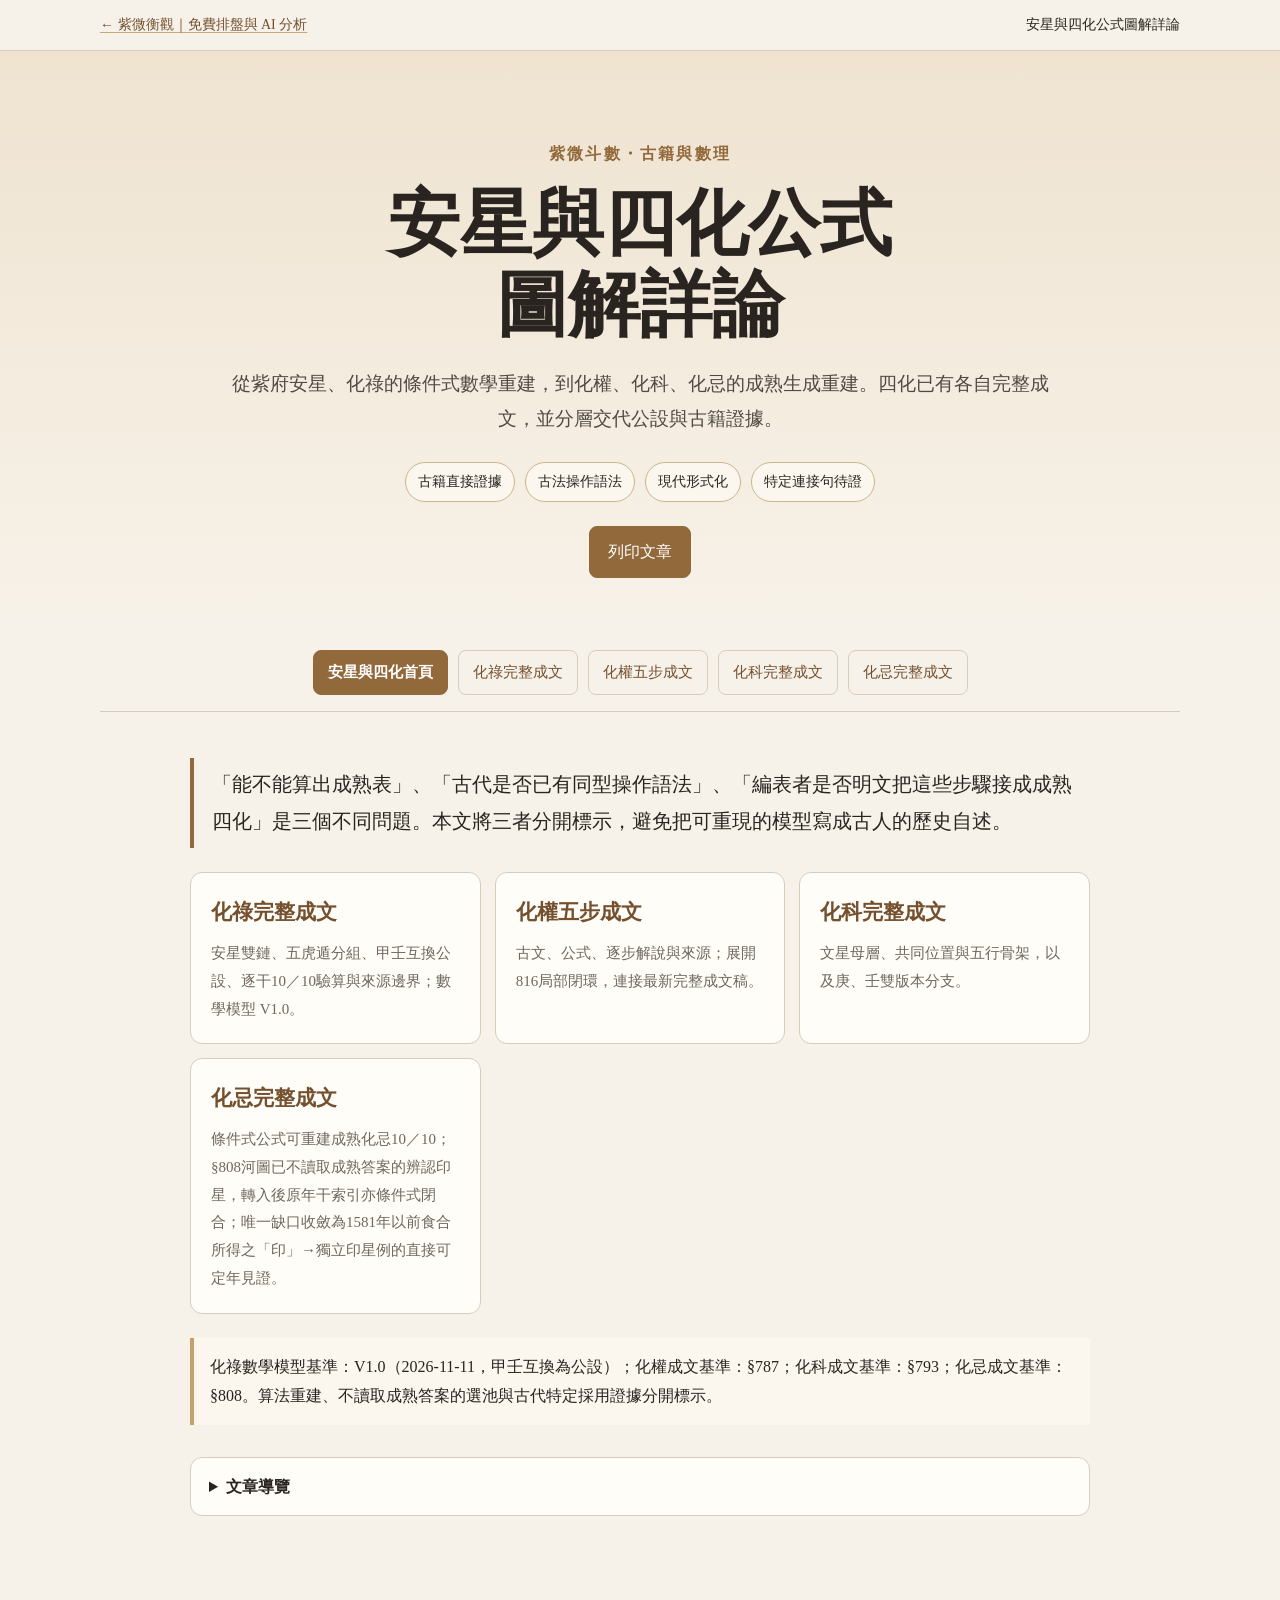
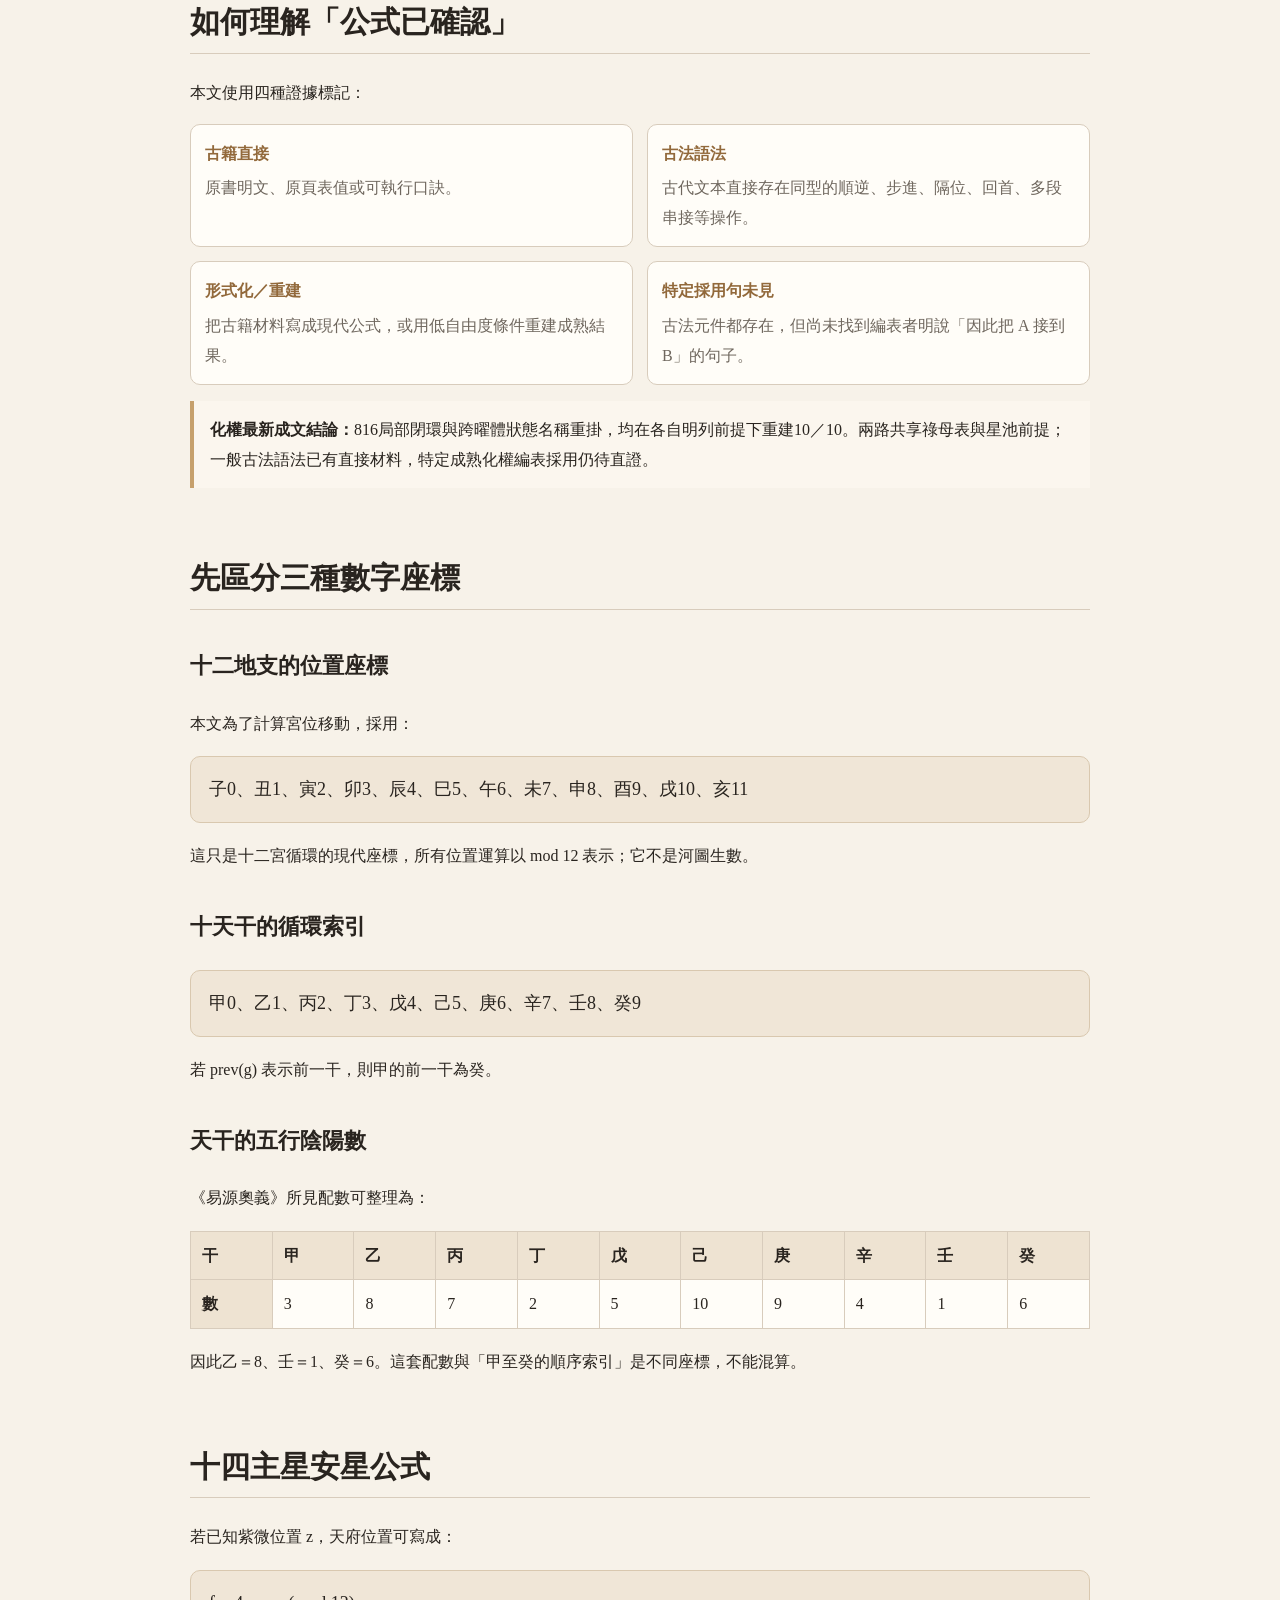
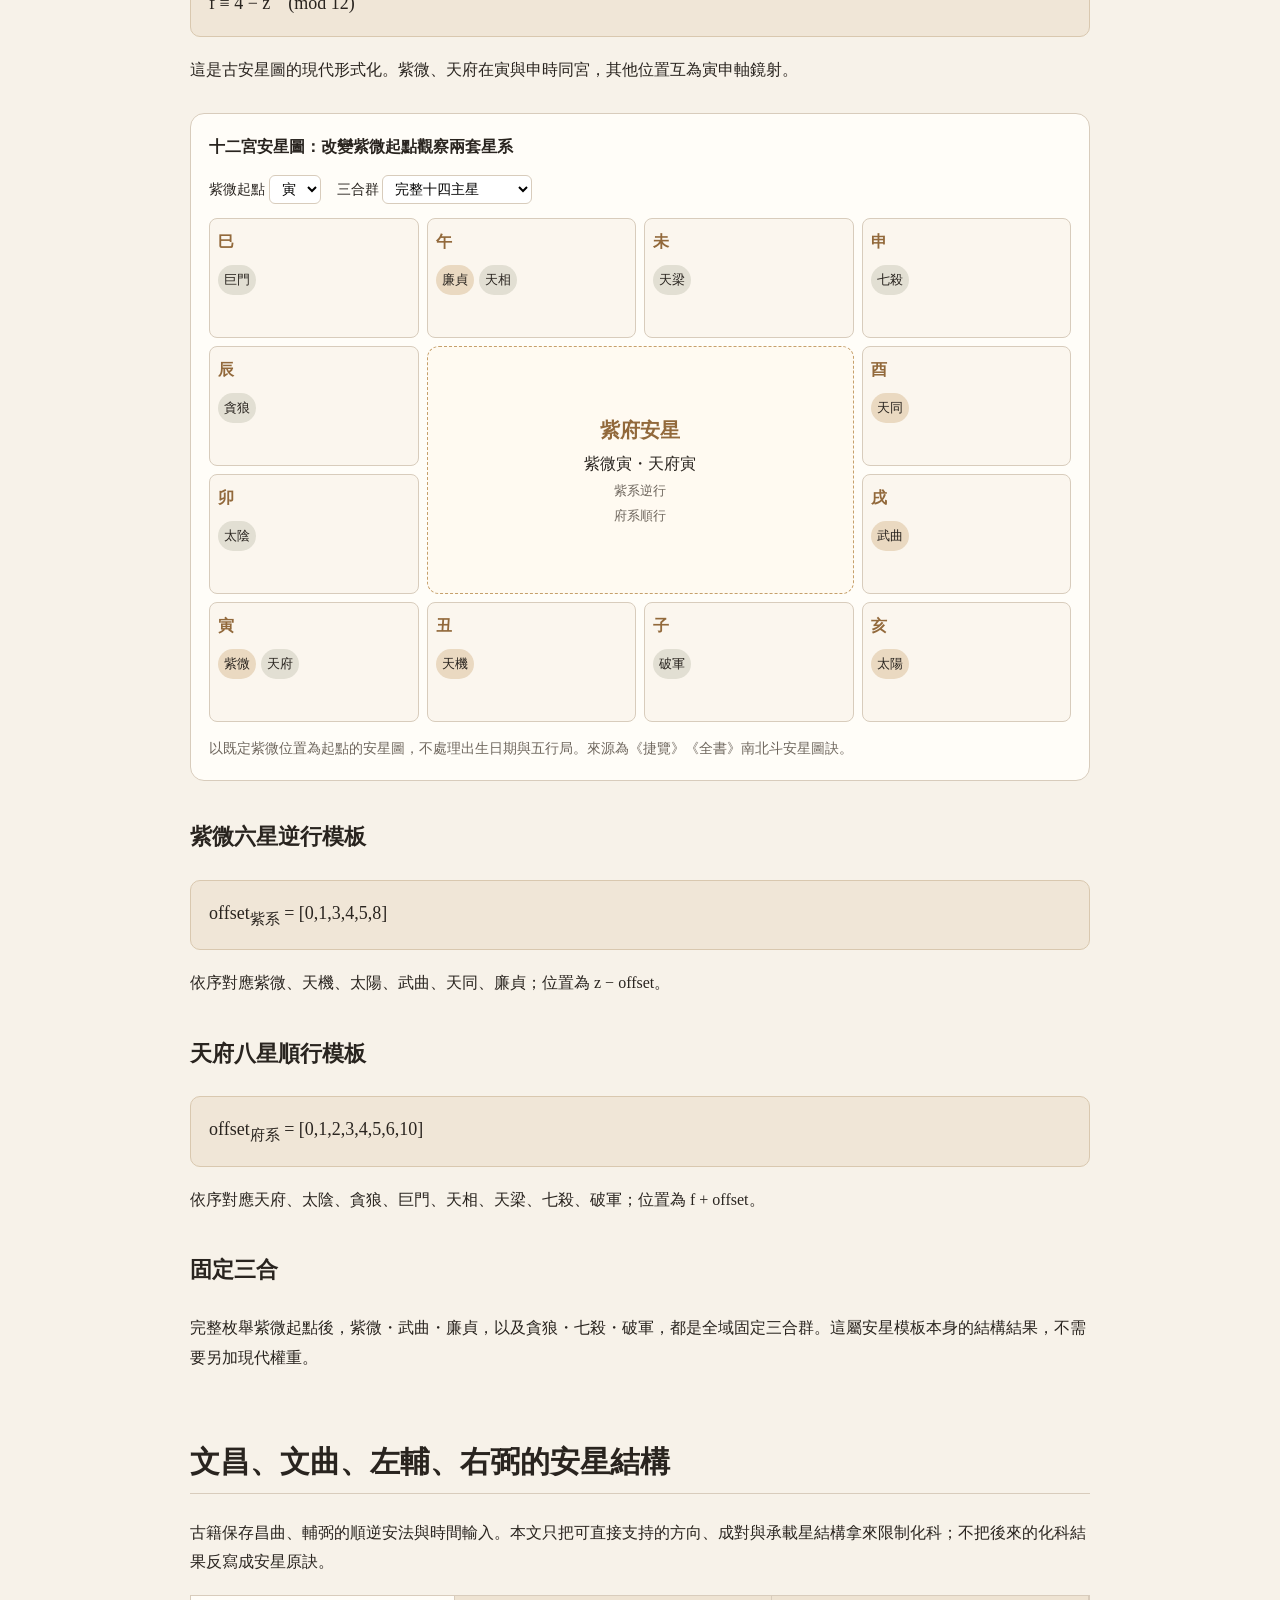
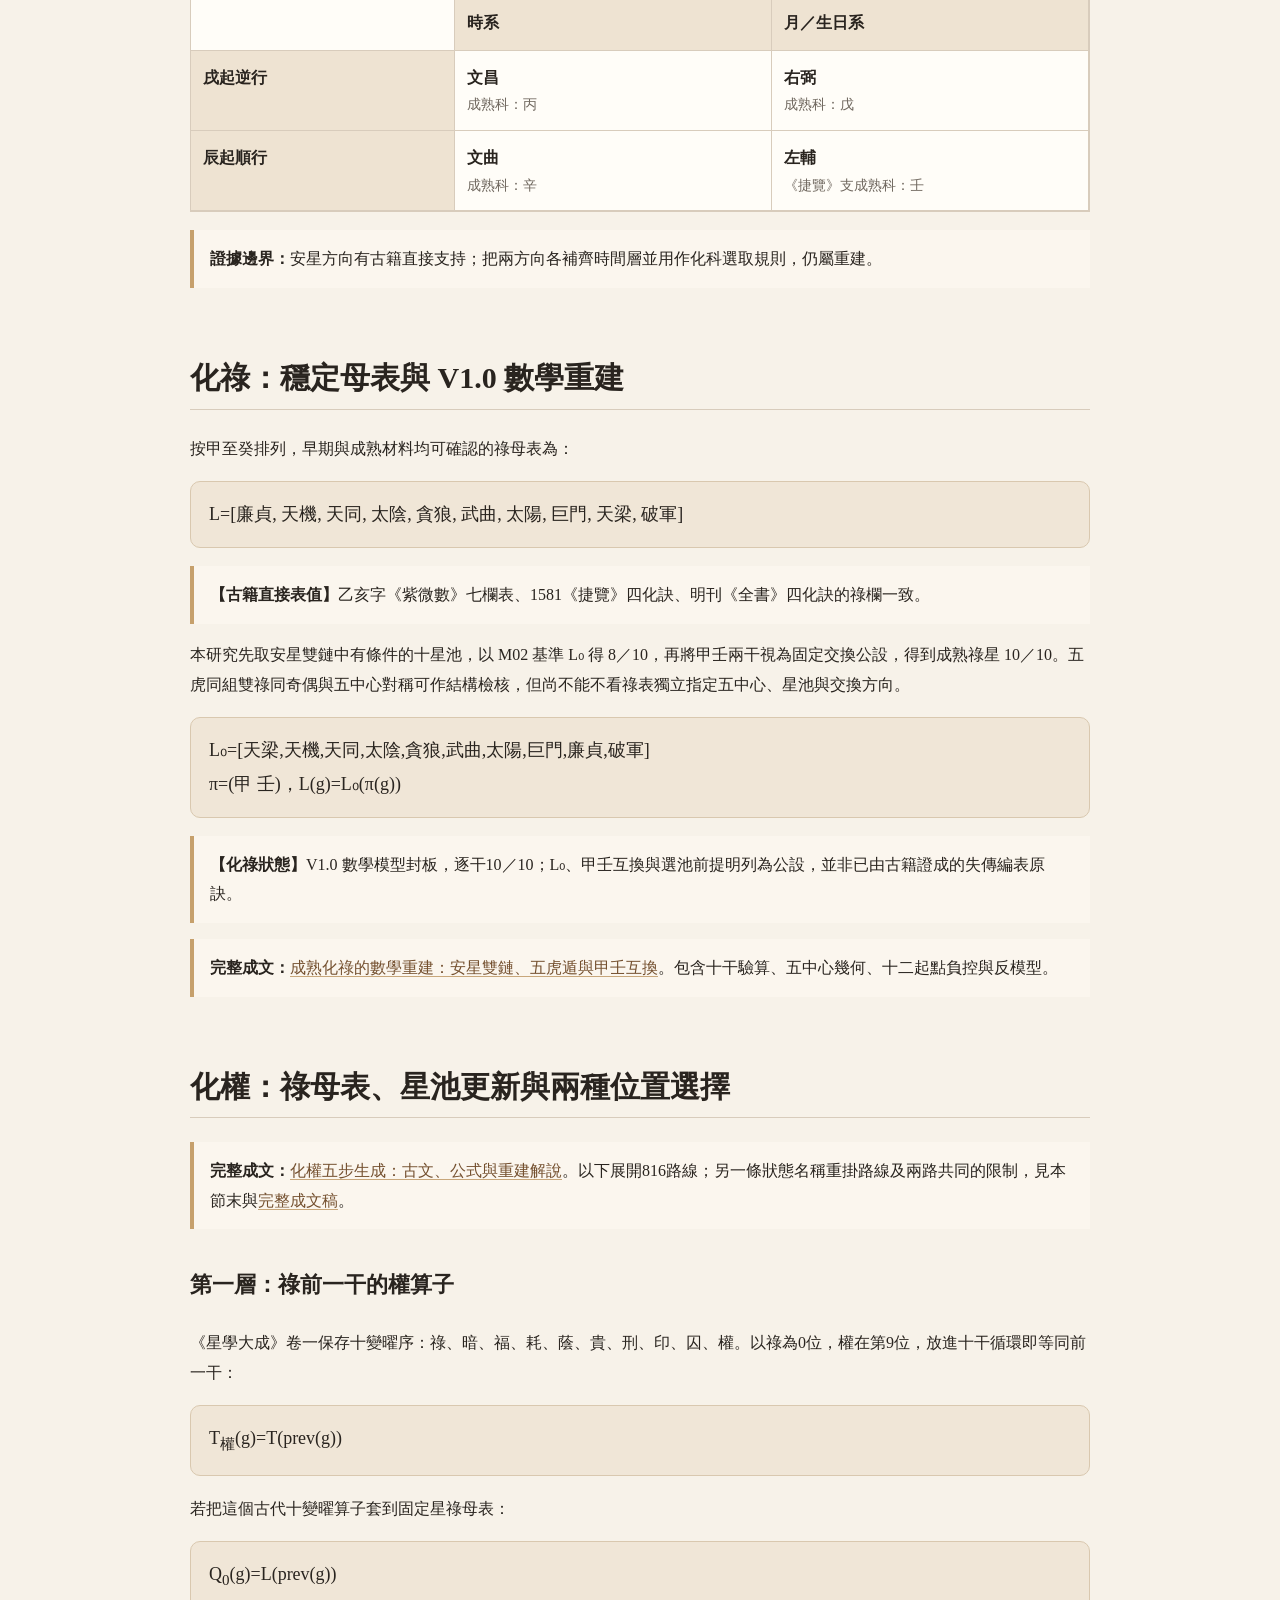
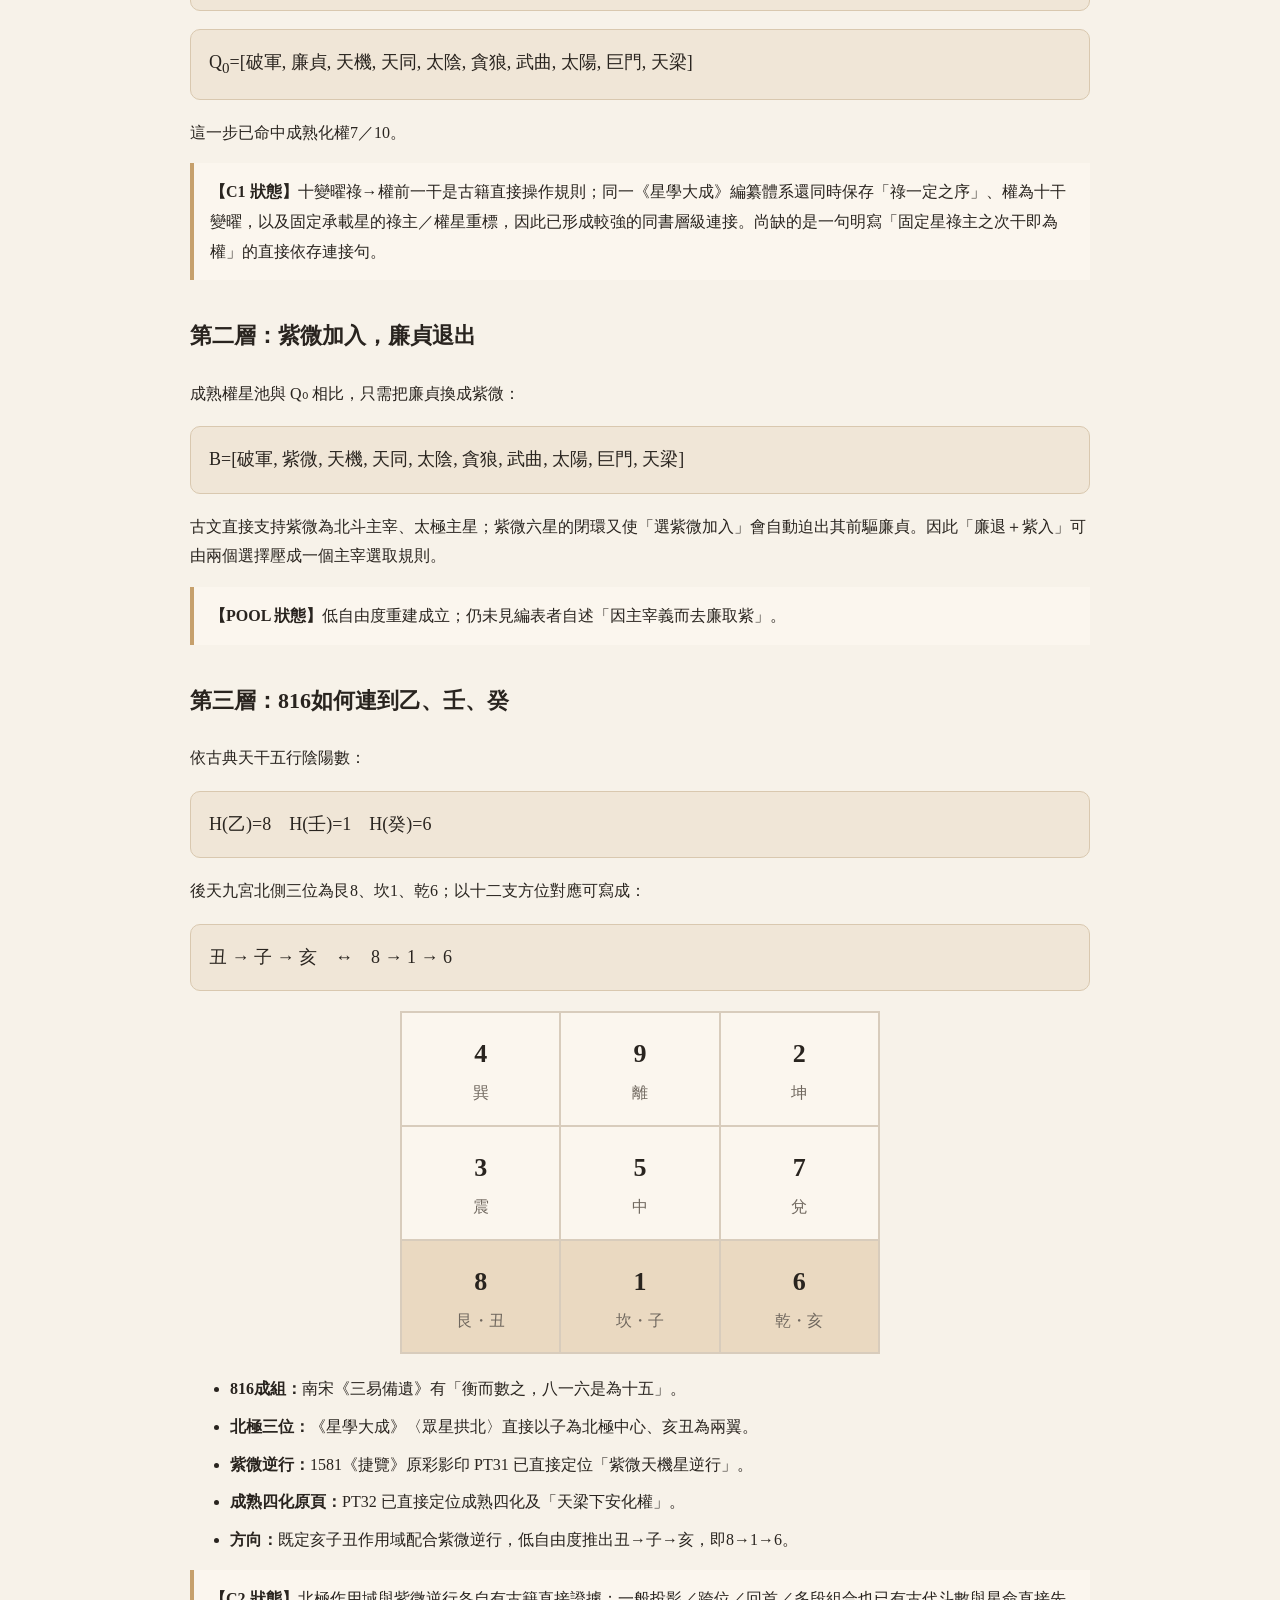
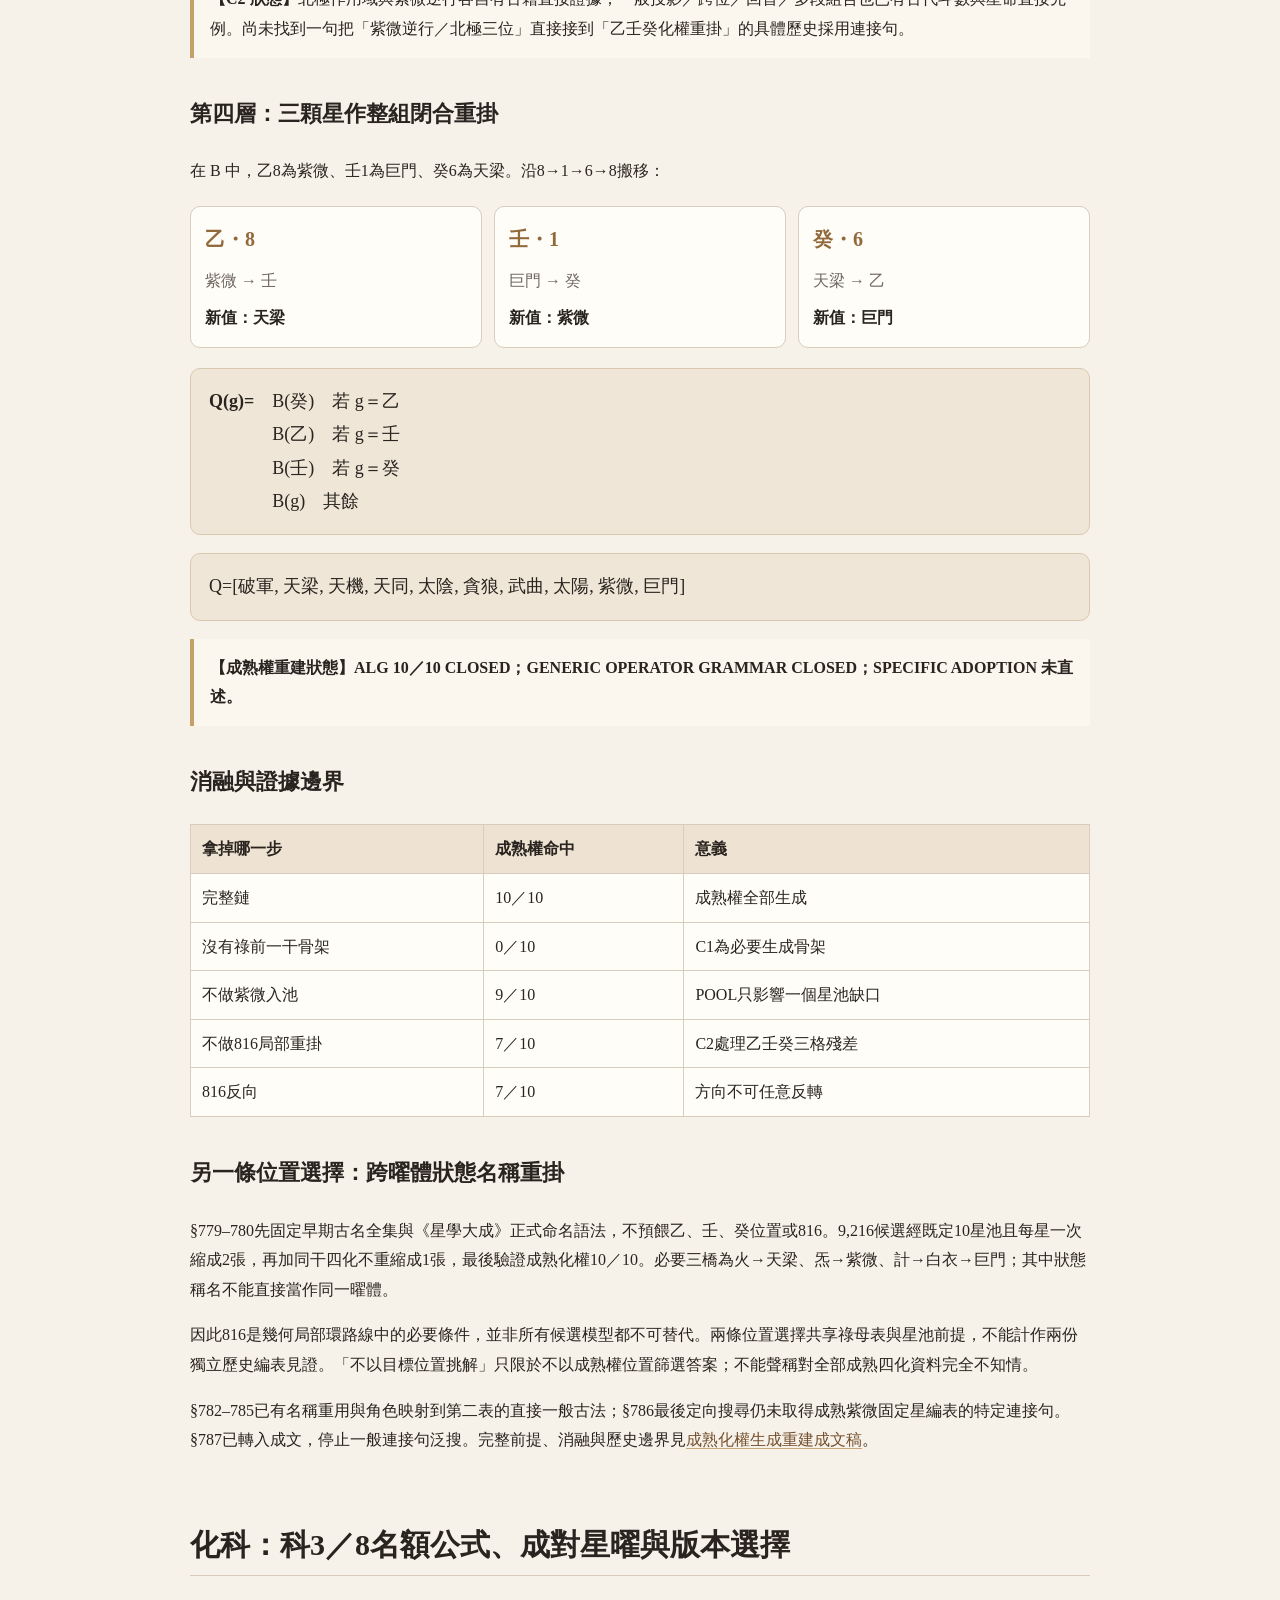
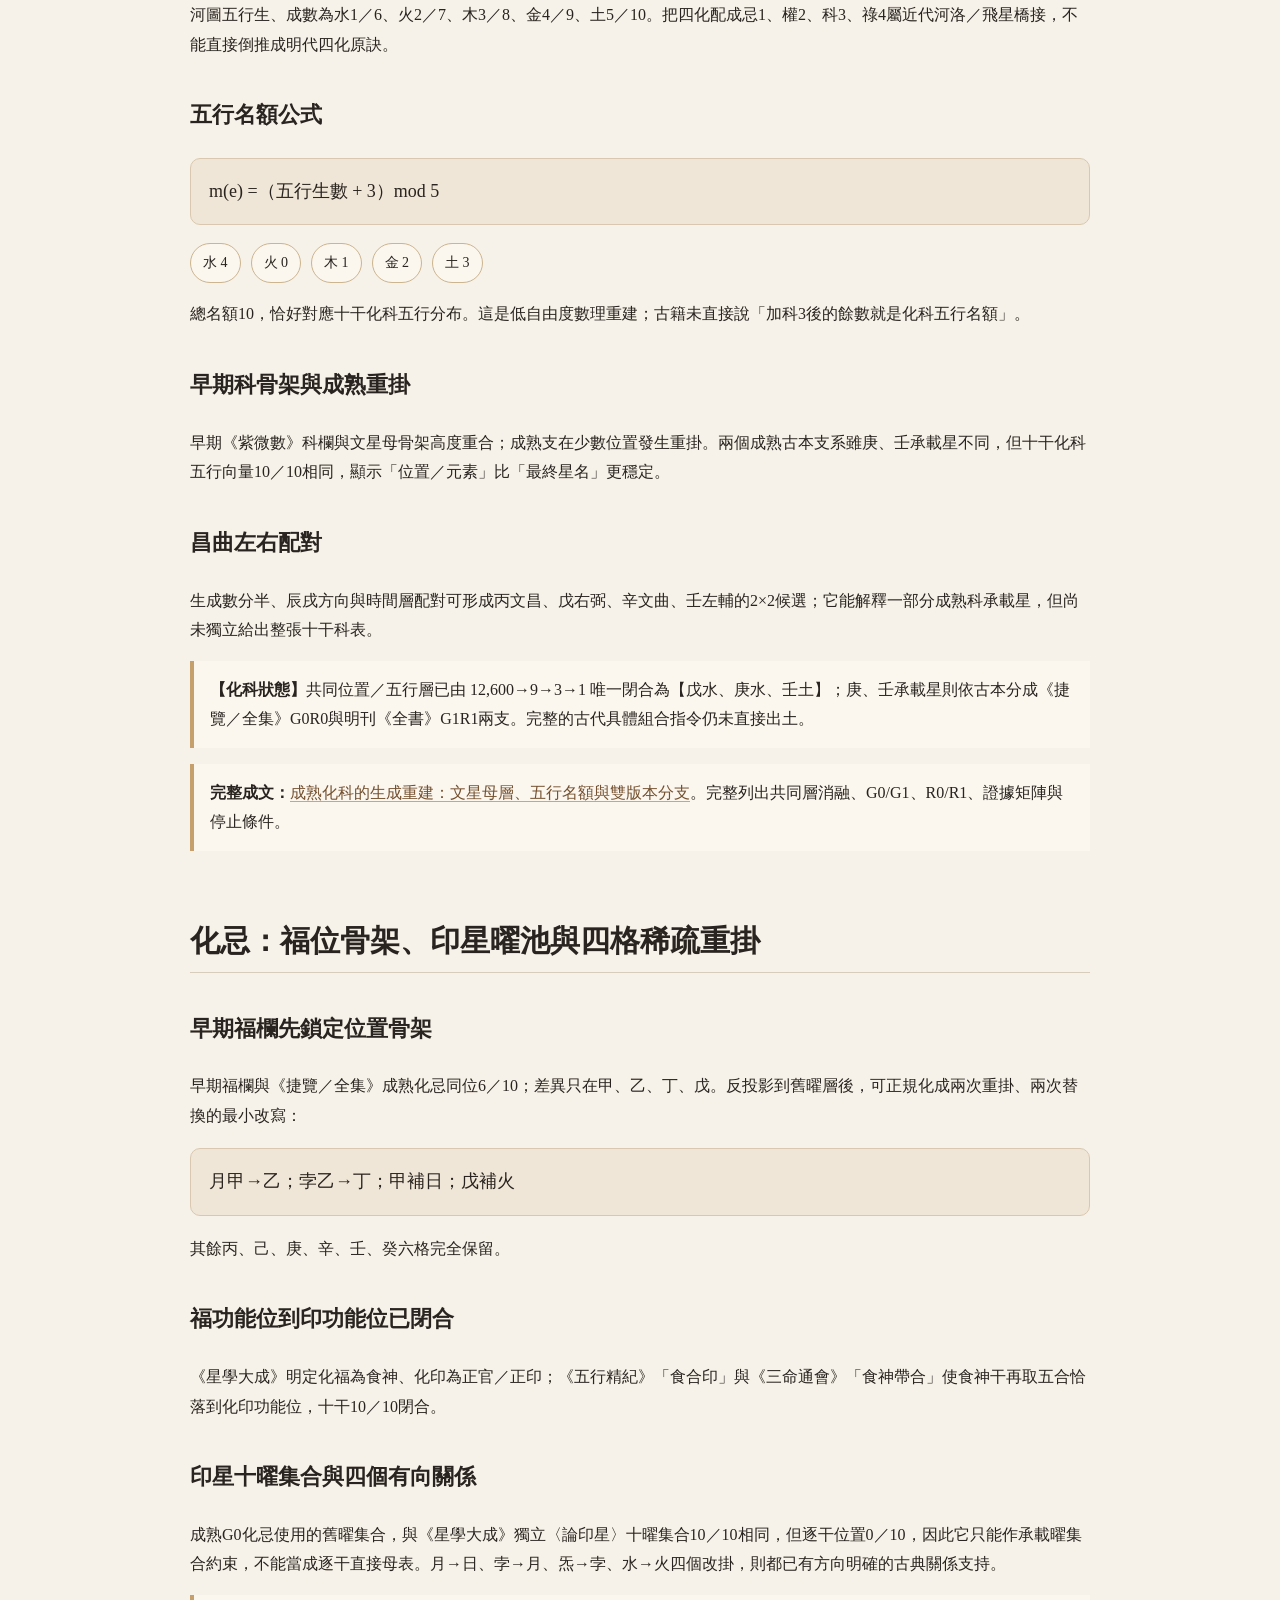
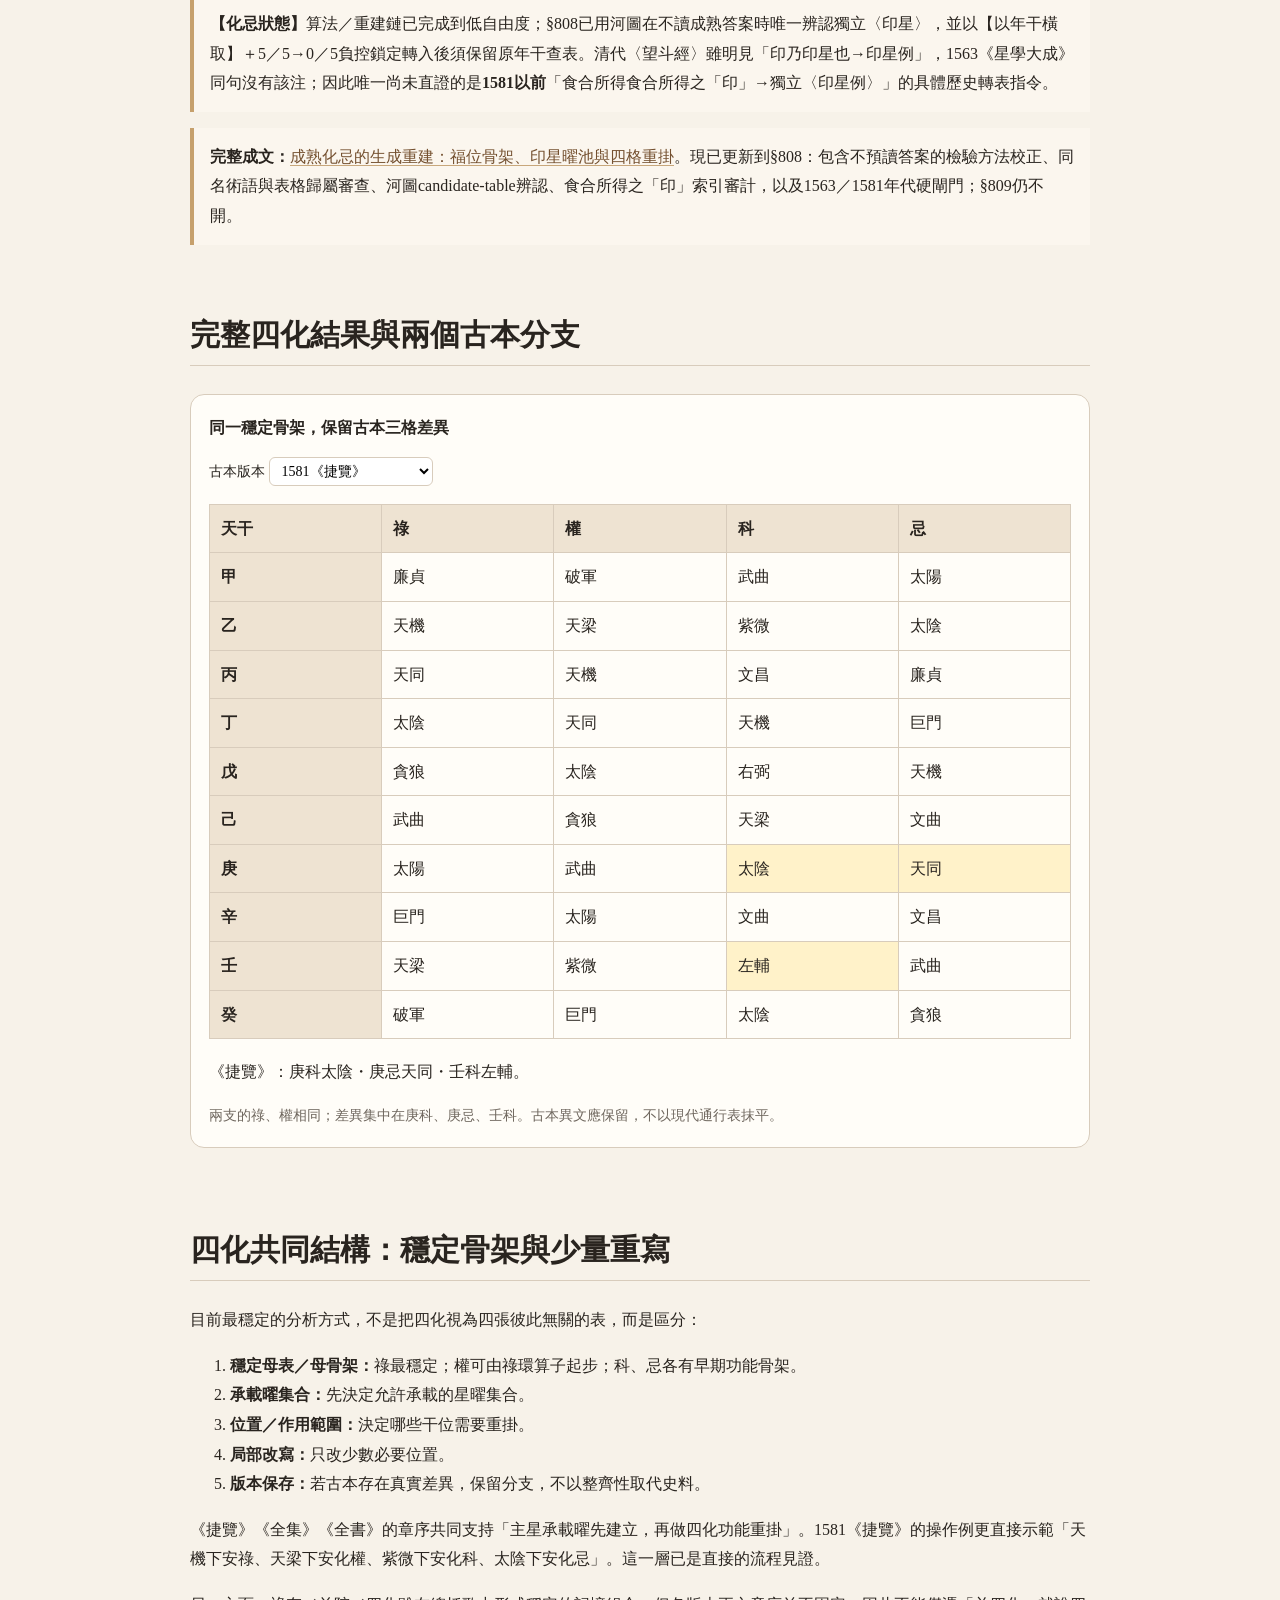
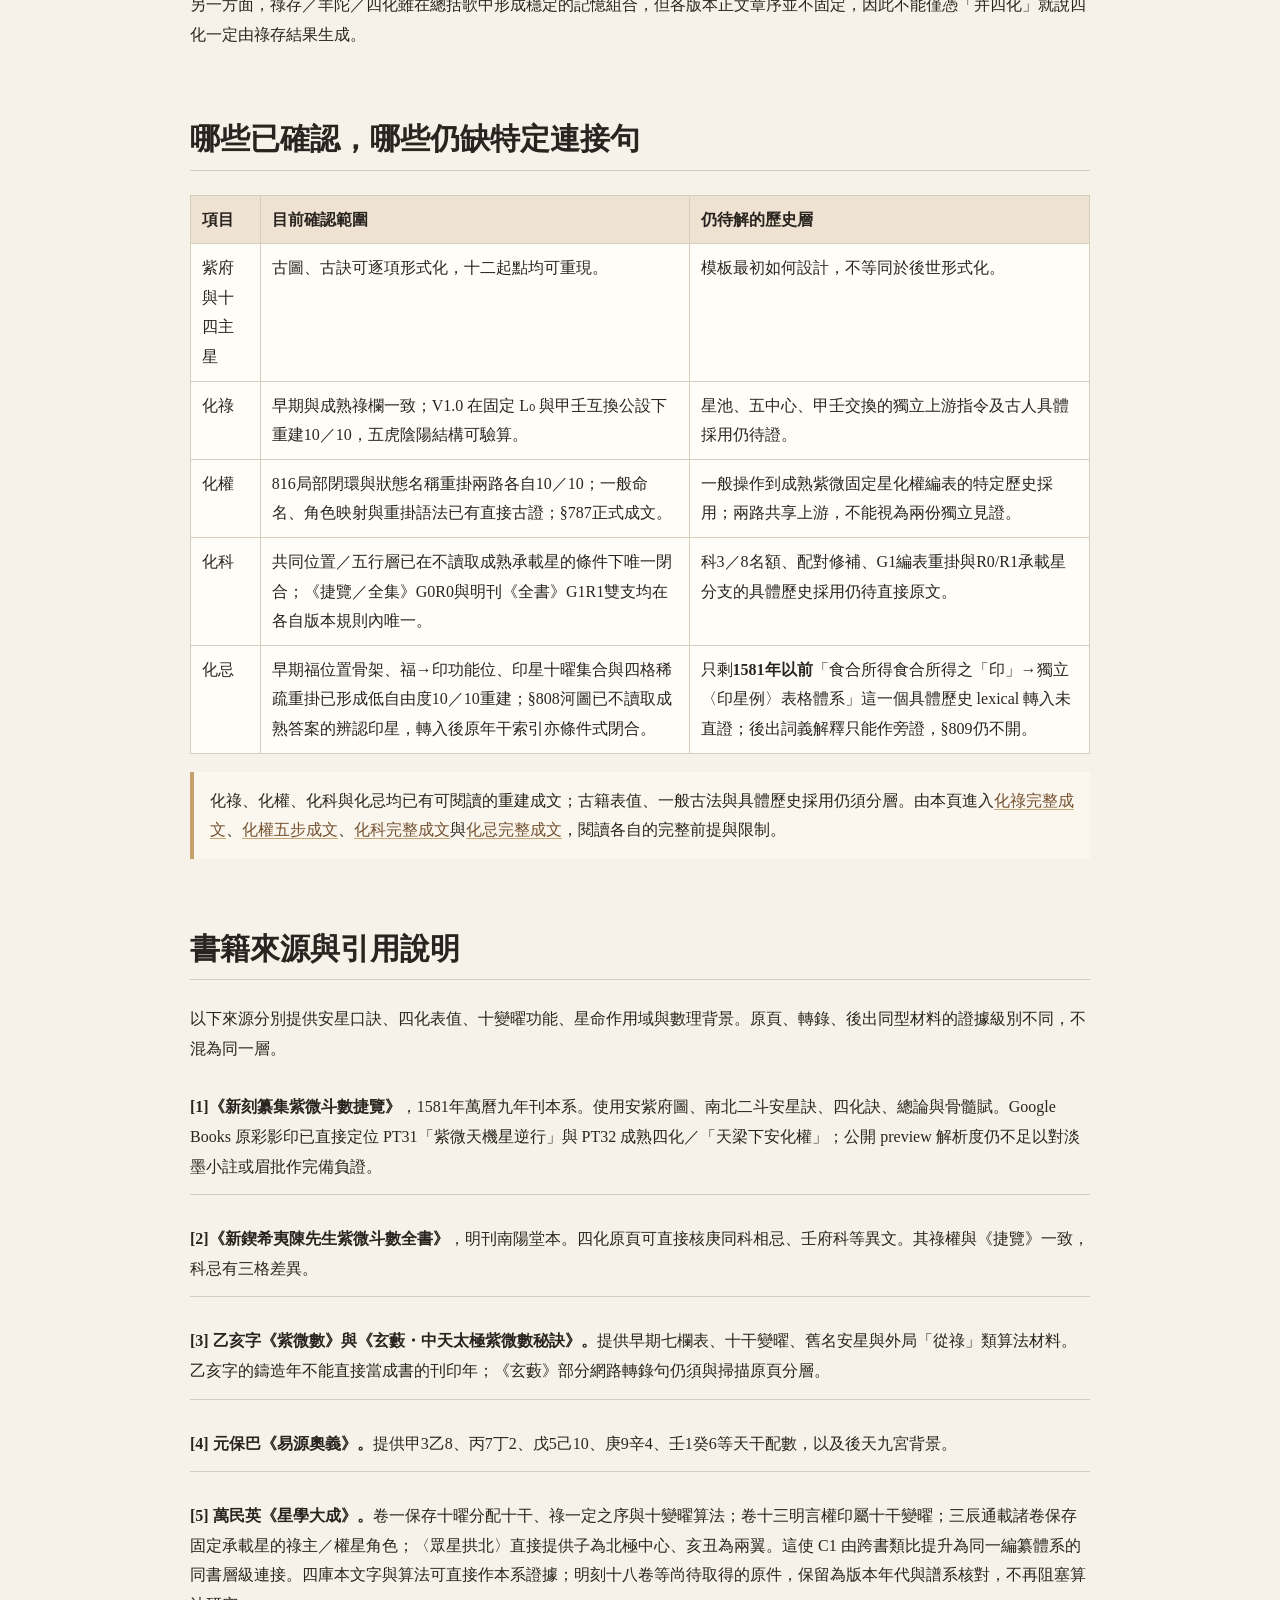
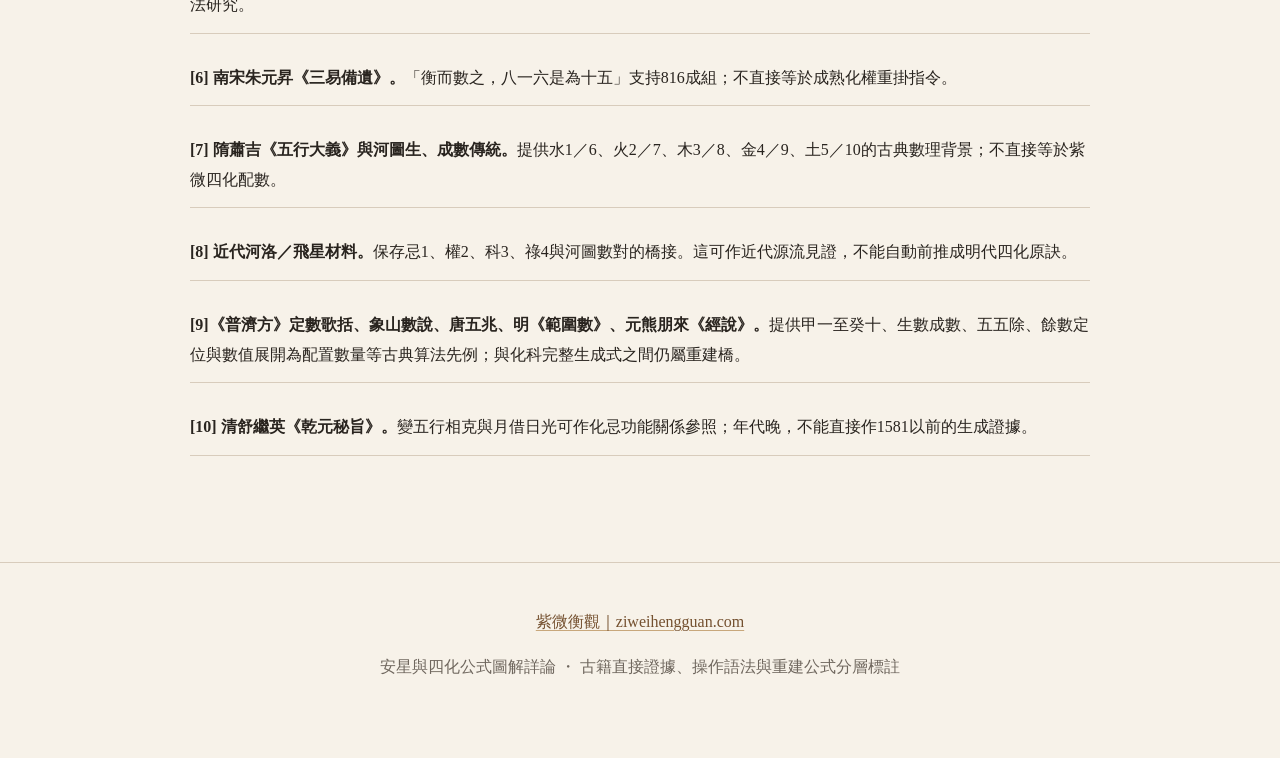
<file: website/index.html>
<!doctype html>
<html lang="zh-Hant">
<head>
<meta charset="utf-8">
<meta name="viewport" content="width=device-width,initial-scale=1">
<meta name="description" content="紫微斗數十四主星安星與十干四化公式圖解詳論。區分古籍直接證據、可執行古法語法、現代形式化與尚未出土的特定編表連接句。">
<title>紫微斗數｜安星與四化公式圖解詳論</title>
<link rel="stylesheet" href="./assets/anxing-four-hua.css?v=4">
<link rel="canonical" href="https://ziweihengguan-coder.github.io/ziweihengguan-research/">
<link rel="icon" type="image/svg+xml" href="./favicon.svg">
<meta property="og:type" content="article">
<meta property="og:site_name" content="紫微衡觀">
<meta property="og:title" content="安星與四化公式圖解詳論">
<meta property="og:description" content="十四主星安星與十干四化公式，逐式區分已證古法、重建公式與尚缺的特定編表連接句。">
<meta property="og:url" content="https://ziweihengguan-coder.github.io/ziweihengguan-research/">
</head>
<body>
<nav class="article-nav" aria-label="網站導覽">
<a href="https://ziweihengguan.com/">← 紫微衡觀｜免費排盤與 AI 分析</a>
<span>安星與四化公式圖解詳論</span>
</nav>

<header class="hero">
<p class="eyebrow">紫微斗數・古籍與數理</p>
<h1>安星與四化公式<br>圖解詳論</h1>
<p class="subtitle">從紫府安星、化祿的條件式數學重建，到化權、化科、化忌的成熟生成重建。四化已有各自完整成文，並分層交代公設與古籍證據。</p>
<div class="hero-tags">
<span>古籍直接證據</span>
<span>古法操作語法</span>
<span>現代形式化</span>
<span>特定連接句待證</span>
</div>
<button class="print-action" id="print" type="button">列印文章</button>
</header>

<nav class="series-nav" aria-label="研究文章導覽">
<a href="./index.html" aria-current="page">安星與四化首頁</a>
<a href="./mature-hua-lu.html">化祿完整成文</a>
<a href="./quan-five-steps.html">化權五步成文</a>
<a href="./mature-hua-ke.html">化科完整成文</a>
<a href="./mature-hua-ji.html">化忌完整成文</a>
</nav>

<main>
<article>
<p class="lede">「能不能算出成熟表」、「古代是否已有同型操作語法」、「編表者是否明文把這些步驟接成成熟四化」是三個不同問題。本文將三者分開標示，避免把可重現的模型寫成古人的歷史自述。</p>

<div class="reading-links" aria-label="完整成文入口">
<a href="./mature-hua-lu.html"><strong>化祿完整成文</strong><span>安星雙鏈、五虎遁分組、甲壬互換公設、逐干10／10驗算與來源邊界；數學模型 V1.0。</span></a>
<a href="./quan-five-steps.html"><strong>化權五步成文</strong><span>古文、公式、逐步解說與來源；展開816局部閉環，連接最新完整成文稿。</span></a>
<a href="./mature-hua-ke.html"><strong>化科完整成文</strong><span>文星母層、共同位置與五行骨架，以及庚、壬雙版本分支。</span></a>
<a href="./mature-hua-ji.html"><strong>化忌完整成文</strong><span>條件式公式可重建成熟化忌10／10；§808河圖已不讀取成熟答案的辨認印星，轉入後原年干索引亦條件式閉合；唯一缺口收斂為1581年以前食合所得之「印」→獨立印星例的直接可定年見證。</span></a>
</div>
<p class="formula-note">化祿數學模型基準：V1.0（2026-11-11，甲壬互換為公設）；化權成文基準：§787；化科成文基準：§793；化忌成文基準：§808。算法重建、不讀取成熟答案的選池與古代特定採用證據分開標示。</p>

<details class="contents">
<summary>文章導覽</summary>
<nav class="toc" aria-label="文章目錄">
<a href="#chapter-1">如何理解「公式已確認」</a>
<a href="#chapter-2">三種數字座標</a>
<a href="#chapter-3">十四主星安星公式</a>
<a href="#chapter-4">昌曲左右的安星結構</a>
<a href="#chapter-5">化祿：穩定母表</a>
<a href="#chapter-6">化權：祿前一干、主星重掛與北極三位閉環</a>
<a href="#chapter-7">化科：3／8名額與版本承載星</a>
<a href="#chapter-8">化忌：福位骨架、印星曜池與四格重掛</a>
<a href="#chapter-9">完整四化與古本分支</a>
<a href="#chapter-10">共同結構</a>
<a href="#chapter-11">證據狀態總表</a>
<a href="#chapter-12">書籍來源</a>
</nav>
</details>

<section id="chapter-1">
<h2>如何理解「公式已確認」</h2>
<p>本文使用四種證據標記：</p>
<div class="status-grid">
<div><b>古籍直接</b><span>原書明文、原頁表值或可執行口訣。</span></div>
<div><b>古法語法</b><span>古代文本直接存在同型的順逆、步進、隔位、回首、多段串接等操作。</span></div>
<div><b>形式化／重建</b><span>把古籍材料寫成現代公式，或用低自由度條件重建成熟結果。</span></div>
<div><b>特定採用句未見</b><span>古法元件都存在，但尚未找到編表者明說「因此把 A 接到 B」的句子。</span></div>
</div>
<p class="callout"><strong>化權最新成文結論：</strong>816局部閉環與跨曜體狀態名稱重掛，均在各自明列前提下重建10／10。兩路共享祿母表與星池前提；一般古法語法已有直接材料，特定成熟化權編表採用仍待直證。</p>
</section>

<section id="chapter-2">
<h2>先區分三種數字座標</h2>

<h3>十二地支的位置座標</h3>
<p>本文為了計算宮位移動，採用：</p>
<div class="formula">子0、丑1、寅2、卯3、辰4、巳5、午6、未7、申8、酉9、戌10、亥11</div>
<p>這只是十二宮循環的現代座標，所有位置運算以 mod 12 表示；它不是河圖生數。</p>

<h3>十天干的循環索引</h3>
<div class="formula">甲0、乙1、丙2、丁3、戊4、己5、庚6、辛7、壬8、癸9</div>
<p>若 <span class="math-inline">prev(g)</span> 表示前一干，則甲的前一干為癸。</p>

<h3>天干的五行陰陽數</h3>
<p>《易源奧義》所見配數可整理為：</p>
<div class="table-wrap">
<table>
<thead><tr><th>干</th><th>甲</th><th>乙</th><th>丙</th><th>丁</th><th>戊</th><th>己</th><th>庚</th><th>辛</th><th>壬</th><th>癸</th></tr></thead>
<tbody><tr><th>數</th><td>3</td><td>8</td><td>7</td><td>2</td><td>5</td><td>10</td><td>9</td><td>4</td><td>1</td><td>6</td></tr></tbody>
</table>
</div>
<p>因此乙＝8、壬＝1、癸＝6。這套配數與「甲至癸的順序索引」是不同座標，不能混算。</p>
</section>

<section id="chapter-3">
<h2>十四主星安星公式</h2>
<p>若已知紫微位置 <span class="math-inline">z</span>，天府位置可寫成：</p>
<div class="formula">f ≡ 4 − z　(mod 12)</div>
<p>這是古安星圖的現代形式化。紫微、天府在寅與申時同宮，其他位置互為寅申軸鏡射。</p>

<figure id="star-chart">
<div class="figure-title">十二宮安星圖：改變紫微起點觀察兩套星系</div>
<div class="controls">
<label>紫微起點
<select id="anchor">
<option value="2">寅</option><option value="0">子</option><option value="1">丑</option>
<option value="3">卯</option><option value="4">辰</option><option value="5">巳</option>
<option value="6">午</option><option value="7">未</option><option value="8">申</option>
<option value="9">酉</option><option value="10">戌</option><option value="11">亥</option>
</select>
</label>
<label>三合群
<select id="highlight">
<option value="all">完整十四主星</option>
<option value="zi">紫微・武曲・廉貞</option>
<option value="sha">貪狼・七殺・破軍</option>
</select>
</label>
</div>
<div class="palaces" id="palaces">
<div class="palace" data-branch="巳"><span class="branch">巳</span><div class="stars"></div></div>
<div class="palace" data-branch="午"><span class="branch">午</span><div class="stars"></div></div>
<div class="palace" data-branch="未"><span class="branch">未</span><div class="stars"></div></div>
<div class="palace" data-branch="申"><span class="branch">申</span><div class="stars"></div></div>
<div class="palace" data-branch="辰"><span class="branch">辰</span><div class="stars"></div></div>
<div class="palace" data-branch="酉"><span class="branch">酉</span><div class="stars"></div></div>
<div class="palace" data-branch="卯"><span class="branch">卯</span><div class="stars"></div></div>
<div class="palace" data-branch="戌"><span class="branch">戌</span><div class="stars"></div></div>
<div class="palace" data-branch="寅"><span class="branch">寅</span><div class="stars"></div></div>
<div class="palace" data-branch="丑"><span class="branch">丑</span><div class="stars"></div></div>
<div class="palace" data-branch="子"><span class="branch">子</span><div class="stars"></div></div>
<div class="palace" data-branch="亥"><span class="branch">亥</span><div class="stars"></div></div>
<div class="chart-center">
<span class="seal">紫府安星</span>
<span id="chart-state" aria-live="polite">紫微寅・天府寅</span>
<small>紫系逆行<br>府系順行</small>
</div>
</div>
<figcaption>以既定紫微位置為起點的安星圖，不處理出生日期與五行局。來源為《捷覽》《全書》南北斗安星圖訣。</figcaption>
</figure>

<h3>紫微六星逆行模板</h3>
<div class="formula">offset<sub>紫系</sub> = [0,1,3,4,5,8]</div>
<p>依序對應紫微、天機、太陽、武曲、天同、廉貞；位置為 <span class="math-inline">z − offset</span>。</p>

<h3>天府八星順行模板</h3>
<div class="formula">offset<sub>府系</sub> = [0,1,2,3,4,5,6,10]</div>
<p>依序對應天府、太陰、貪狼、巨門、天相、天梁、七殺、破軍；位置為 <span class="math-inline">f + offset</span>。</p>

<h3>固定三合</h3>
<p>完整枚舉紫微起點後，紫微・武曲・廉貞，以及貪狼・七殺・破軍，都是全域固定三合群。這屬安星模板本身的結構結果，不需要另加現代權重。</p>
</section>

<section id="chapter-4">
<h2>文昌、文曲、左輔、右弼的安星結構</h2>
<p>古籍保存昌曲、輔弼的順逆安法與時間輸入。本文只把可直接支持的方向、成對與承載星結構拿來限制化科；不把後來的化科結果反寫成安星原訣。</p>
<div class="pair-matrix">
<div></div><div class="pair-head">時系</div><div class="pair-head">月／生日系</div>
<div class="pair-head">戌起逆行</div><div><b>文昌</b><span>成熟科：丙</span></div><div><b>右弼</b><span>成熟科：戊</span></div>
<div class="pair-head">辰起順行</div><div><b>文曲</b><span>成熟科：辛</span></div><div><b>左輔</b><span>《捷覽》支成熟科：壬</span></div>
</div>
<p class="formula-note"><strong>證據邊界：</strong>安星方向有古籍直接支持；把兩方向各補齊時間層並用作化科選取規則，仍屬重建。</p>
</section>

<section id="chapter-5">
<h2>化祿：穩定母表與 V1.0 數學重建</h2>
<p>按甲至癸排列，早期與成熟材料均可確認的祿母表為：</p>
<div class="formula">L=[廉貞, 天機, 天同, 太陰, 貪狼, 武曲, 太陽, 巨門, 天梁, 破軍]</div>
<p class="formula-note"><strong>【古籍直接表值】</strong>乙亥字《紫微數》七欄表、1581《捷覽》四化訣、明刊《全書》四化訣的祿欄一致。</p>
<p>本研究先取安星雙鏈中有條件的十星池，以 M02 基準 <span class="math-inline">L₀</span> 得 8／10，再將甲壬兩干視為固定交換公設，得到成熟祿星 10／10。五虎同組雙祿同奇偶與五中心對稱可作結構檢核，但尚不能不看祿表獨立指定五中心、星池與交換方向。</p>
<div class="formula">L₀=[天梁,天機,天同,太陰,貪狼,武曲,太陽,巨門,廉貞,破軍]<br>π=(甲 壬)，L(g)=L₀(π(g))</div>
<p class="formula-note"><strong>【化祿狀態】</strong>V1.0 數學模型封板，逐干10／10；L₀、甲壬互換與選池前提明列為公設，並非已由古籍證成的失傳編表原訣。</p>
<p class="callout"><strong>完整成文：</strong><a href="./mature-hua-lu.html">成熟化祿的數學重建：安星雙鏈、五虎遁與甲壬互換</a>。包含十干驗算、五中心幾何、十二起點負控與反模型。</p>
</section>

<section id="chapter-6">
<h2>化權：祿母表、星池更新與兩種位置選擇</h2>
<p class="callout"><strong>完整成文：</strong><a href="./quan-five-steps.html">化權五步生成：古文、公式與重建解說</a>。以下展開816路線；另一條狀態名稱重掛路線及兩路共同的限制，見本節末與<a href="https://github.com/ziweihengguan-coder/ziweihengguan-research/blob/main/research/飛星四化_成熟化權生成重建_研究成文稿_20261006.md">完整成文稿</a>。</p>

<h3>第一層：祿前一干的權算子</h3>
<p>《星學大成》卷一保存十變曜序：祿、暗、福、耗、蔭、貴、刑、印、囚、權。以祿為0位，權在第9位，放進十干循環即等同前一干：</p>
<div class="formula">T<sub>權</sub>(g)=T(prev(g))</div>
<p>若把這個古代十變曜算子套到固定星祿母表：</p>
<div class="formula">Q<sub>0</sub>(g)=L(prev(g))</div>
<div class="formula">Q<sub>0</sub>=[破軍, 廉貞, 天機, 天同, 太陰, 貪狼, 武曲, 太陽, 巨門, 天梁]</div>
<p>這一步已命中成熟化權7／10。</p>
<p class="formula-note"><strong>【C1 狀態】</strong>十變曜祿→權前一干是古籍直接操作規則；同一《星學大成》編纂體系還同時保存「祿一定之序」、權為十干變曜，以及固定承載星的祿主／權星重標，因此已形成較強的同書層級連接。尚缺的是一句明寫「固定星祿主之次干即為權」的直接依存連接句。</p>

<h3>第二層：紫微加入，廉貞退出</h3>
<p>成熟權星池與 <span class="math-inline">Q₀</span> 相比，只需把廉貞換成紫微：</p>
<div class="formula">B=[破軍, 紫微, 天機, 天同, 太陰, 貪狼, 武曲, 太陽, 巨門, 天梁]</div>
<p>古文直接支持紫微為北斗主宰、太極主星；紫微六星的閉環又使「選紫微加入」會自動迫出其前驅廉貞。因此「廉退＋紫入」可由兩個選擇壓成一個主宰選取規則。</p>
<p class="formula-note"><strong>【POOL 狀態】</strong>低自由度重建成立；仍未見編表者自述「因主宰義而去廉取紫」。</p>

<h3>第三層：816如何連到乙、壬、癸</h3>
<p>依古典天干五行陰陽數：</p>
<div class="formula">H(乙)=8　H(壬)=1　H(癸)=6</div>
<p>後天九宮北側三位為艮8、坎1、乾6；以十二支方位對應可寫成：</p>
<div class="formula">丑 → 子 → 亥　↔　8 → 1 → 6</div>

<div class="nine-grid">
<div><b>4</b><span>巽</span></div><div><b>9</b><span>離</span></div><div><b>2</b><span>坤</span></div>
<div><b>3</b><span>震</span></div><div><b>5</b><span>中</span></div><div><b>7</b><span>兌</span></div>
<div class="north"><b>8</b><span>艮・丑</span></div><div class="north"><b>1</b><span>坎・子</span></div><div class="north"><b>6</b><span>乾・亥</span></div>
</div>

<ul class="evidence-list">
<li><strong>816成組：</strong>南宋《三易備遺》有「衡而數之，八一六是為十五」。</li>
<li><strong>北極三位：</strong>《星學大成》〈眾星拱北〉直接以子為北極中心、亥丑為兩翼。</li>
<li><strong>紫微逆行：</strong>1581《捷覽》原彩影印 PT31 已直接定位「紫微天機星逆行」。</li>
<li><strong>成熟四化原頁：</strong>PT32 已直接定位成熟四化及「天梁下安化權」。</li>
<li><strong>方向：</strong>既定亥子丑作用域配合紫微逆行，低自由度推出丑→子→亥，即8→1→6。</li>
</ul>

<p class="formula-note"><strong>【C2 狀態】</strong>北極作用域與紫微逆行各自有古籍直接證據；一般投影／跨位／回首／多段組合也已有古代斗數與星命直接先例。尚未找到一句把「紫微逆行／北極三位」直接接到「乙壬癸化權重掛」的具體歷史採用連接句。</p>

<h3>第四層：三顆星作整組閉合重掛</h3>
<p>在 <span class="math-inline">B</span> 中，乙8為紫微、壬1為巨門、癸6為天梁。沿8→1→6→8搬移：</p>
<div class="cycle-cards">
<div><b>乙・8</b><span>紫微 → 壬</span><strong>新值：天梁</strong></div>
<div><b>壬・1</b><span>巨門 → 癸</span><strong>新值：紫微</strong></div>
<div><b>癸・6</b><span>天梁 → 乙</span><strong>新值：巨門</strong></div>
</div>
<div class="formula"><span class="case-formula"><b>Q(g)=</b><span><span>B(癸)　若 g＝乙</span><span>B(乙)　若 g＝壬</span><span>B(壬)　若 g＝癸</span><span>B(g)　其餘</span></span></span></div>
<div class="formula">Q=[破軍, 天梁, 天機, 天同, 太陰, 貪狼, 武曲, 太陽, 紫微, 巨門]</div>
<p class="formula-note"><strong>【成熟權重建狀態】ALG 10／10 CLOSED；GENERIC OPERATOR GRAMMAR CLOSED；SPECIFIC ADOPTION 未直述。</strong></p>

<h3>消融與證據邊界</h3>
<div class="table-wrap"><table>
<thead><tr><th>拿掉哪一步</th><th>成熟權命中</th><th>意義</th></tr></thead>
<tbody>
<tr><td>完整鏈</td><td>10／10</td><td>成熟權全部生成</td></tr>
<tr><td>沒有祿前一干骨架</td><td>0／10</td><td>C1為必要生成骨架</td></tr>
<tr><td>不做紫微入池</td><td>9／10</td><td>POOL只影響一個星池缺口</td></tr>
<tr><td>不做816局部重掛</td><td>7／10</td><td>C2處理乙壬癸三格殘差</td></tr>
<tr><td>816反向</td><td>7／10</td><td>方向不可任意反轉</td></tr>
</tbody></table></div>
<h3>另一條位置選擇：跨曜體狀態名稱重掛</h3>
<p>§779–780先固定早期古名全集與《星學大成》正式命名語法，不預餵乙、壬、癸位置或816。9,216候選經既定10星池且每星一次縮成2張，再加同干四化不重縮成1張，最後驗證成熟化權10／10。必要三橋為火→天梁、炁→紫微、計→白衣→巨門；其中狀態稱名不能直接當作同一曜體。</p>
<p>因此816是幾何局部環路線中的必要條件，並非所有候選模型都不可替代。兩條位置選擇共享祿母表與星池前提，不能計作兩份獨立歷史編表見證。「不以目標位置挑解」只限於不以成熟權位置篩選答案；不能聲稱對全部成熟四化資料完全不知情。</p>
<p>§782–785已有名稱重用與角色映射到第二表的直接一般古法；§786最後定向搜尋仍未取得成熟紫微固定星編表的特定連接句。§787已轉入成文，停止一般連接句泛搜。完整前提、消融與歷史邊界見<a href="https://github.com/ziweihengguan-coder/ziweihengguan-research/blob/main/research/飛星四化_成熟化權生成重建_研究成文稿_20261006.md">成熟化權生成重建成文稿</a>。</p>
</section>

<section id="chapter-7">
<h2>化科：科3／8名額公式、成對星曜與版本選擇</h2>
<p>河圖五行生、成數為水1／6、火2／7、木3／8、金4／9、土5／10。把四化配成忌1、權2、科3、祿4屬近代河洛／飛星橋接，不能直接倒推成明代四化原訣。</p>

<h3>五行名額公式</h3>
<div class="formula">m(e) =（五行生數 + 3）mod 5</div>
<div class="quota-list">
<span>水 4</span><span>火 0</span><span>木 1</span><span>金 2</span><span>土 3</span>
</div>
<p>總名額10，恰好對應十干化科五行分布。這是低自由度數理重建；古籍未直接說「加科3後的餘數就是化科五行名額」。</p>

<h3>早期科骨架與成熟重掛</h3>
<p>早期《紫微數》科欄與文星母骨架高度重合；成熟支在少數位置發生重掛。兩個成熟古本支系雖庚、壬承載星不同，但十干化科五行向量10／10相同，顯示「位置／元素」比「最終星名」更穩定。</p>

<h3>昌曲左右配對</h3>
<p>生成數分半、辰戌方向與時間層配對可形成丙文昌、戊右弼、辛文曲、壬左輔的2×2候選；它能解釋一部分成熟科承載星，但尚未獨立給出整張十干科表。</p>
<p class="formula-note"><strong>【化科狀態】</strong>共同位置／五行層已由 12,600→9→3→1 唯一閉合為【戊水、庚水、壬土】；庚、壬承載星則依古本分成《捷覽／全集》G0R0與明刊《全書》G1R1兩支。完整的古代具體組合指令仍未直接出土。</p>
<p class="callout"><strong>完整成文：</strong><a href="./mature-hua-ke.html">成熟化科的生成重建：文星母層、五行名額與雙版本分支</a>。完整列出共同層消融、G0/G1、R0/R1、證據矩陣與停止條件。</p>
</section>

<section id="chapter-8">
<h2>化忌：福位骨架、印星曜池與四格稀疏重掛</h2>
<h3>早期福欄先鎖定位置骨架</h3>
<p>早期福欄與《捷覽／全集》成熟化忌同位6／10；差異只在甲、乙、丁、戊。反投影到舊曜層後，可正規化成兩次重掛、兩次替換的最小改寫：</p>
<div class="formula">月甲→乙；孛乙→丁；甲補日；戊補火</div>
<p>其餘丙、己、庚、辛、壬、癸六格完全保留。</p>

<h3>福功能位到印功能位已閉合</h3>
<p>《星學大成》明定化福為食神、化印為正官／正印；《五行精紀》「食合印」與《三命通會》「食神帶合」使食神干再取五合恰落到化印功能位，十干10／10閉合。</p>

<h3>印星十曜集合與四個有向關係</h3>
<p>成熟G0化忌使用的舊曜集合，與《星學大成》獨立〈論印星〉十曜集合10／10相同，但逐干位置0／10，因此它只能作承載曜集合約束，不能當成逐干直接母表。月→日、孛→月、炁→孛、水→火四個改掛，則都已有方向明確的古典關係支持。</p>
<p class="formula-note"><strong>【化忌狀態】</strong>算法／重建鏈已完成到低自由度；§808已用河圖在不讀成熟答案時唯一辨認獨立〈印星〉，並以【以年干橫取】＋5／5→0／5負控鎖定轉入後須保留原年干查表。清代〈望斗經〉雖明見「印乃印星也→印星例」，1563《星學大成》同句沒有該注；因此唯一尚未直證的是<strong>1581以前</strong>「食合所得食合所得之「印」→獨立〈印星例〉」的具體歷史轉表指令。</p>
<p class="callout"><strong>完整成文：</strong><a href="./mature-hua-ji.html">成熟化忌的生成重建：福位骨架、印星曜池與四格重掛</a>。現已更新到§808：包含不預讀答案的檢驗方法校正、同名術語與表格歸屬審查、河圖candidate-table辨認、食合所得之「印」索引審計，以及1563／1581年代硬閘門；§809仍不開。</p>
</section>

<section id="chapter-9">
<h2>完整四化結果與兩個古本分支</h2>
<figure id="variant-view">
<div class="figure-title">同一穩定骨架，保留古本三格差異</div>
<div class="controls">
<label>古本版本
<select id="variant">
<option value="jielan">1581《捷覽》</option>
<option value="quanshu">明刊南陽堂《全書》</option>
</select>
</label>
</div>
<div class="table-wrap">
<table id="variant-table">
<thead><tr><th>天干</th><th>祿</th><th>權</th><th>科</th><th>忌</th></tr></thead>
<tbody></tbody>
</table>
</div>
<p id="variant-state" aria-live="polite"></p>
<figcaption>兩支的祿、權相同；差異集中在庚科、庚忌、壬科。古本異文應保留，不以現代通行表抹平。</figcaption>
</figure>
</section>

<section id="chapter-10">
<h2>四化共同結構：穩定骨架與少量重寫</h2>
<p>目前最穩定的分析方式，不是把四化視為四張彼此無關的表，而是區分：</p>
<ol>
<li><strong>穩定母表／母骨架：</strong>祿最穩定；權可由祿環算子起步；科、忌各有早期功能骨架。</li>
<li><strong>承載曜集合：</strong>先決定允許承載的星曜集合。</li>
<li><strong>位置／作用範圍：</strong>決定哪些干位需要重掛。</li>
<li><strong>局部改寫：</strong>只改少數必要位置。</li>
<li><strong>版本保存：</strong>若古本存在真實差異，保留分支，不以整齊性取代史料。</li>
</ol>
<p>《捷覽》《全集》《全書》的章序共同支持「主星承載曜先建立，再做四化功能重掛」。1581《捷覽》的操作例更直接示範「天機下安祿、天梁下安化權、紫微下安化科、太陰下安化忌」。這一層已是直接的流程見證。</p>
<p>另一方面，祿存／羊陀／四化雖在總括歌中形成穩定的記憶組合，但各版本正文章序並不固定，因此不能僅憑「并四化」就說四化一定由祿存結果生成。</p>
</section>

<section id="chapter-11">
<h2>哪些已確認，哪些仍缺特定連接句</h2>
<div class="table-wrap">
<table>
<thead><tr><th>項目</th><th>目前確認範圍</th><th>仍待解的歷史層</th></tr></thead>
<tbody>
<tr><td>紫府與十四主星</td><td>古圖、古訣可逐項形式化，十二起點均可重現。</td><td>模板最初如何設計，不等同於後世形式化。</td></tr>
<tr><td>化祿</td><td>早期與成熟祿欄一致；V1.0 在固定 L₀ 與甲壬互換公設下重建10／10，五虎陰陽結構可驗算。</td><td>星池、五中心、甲壬交換的獨立上游指令及古人具體採用仍待證。</td></tr>
<tr><td>化權</td><td>816局部閉環與狀態名稱重掛兩路各自10／10；一般命名、角色映射與重掛語法已有直接古證；§787正式成文。</td><td>一般操作到成熟紫微固定星化權編表的特定歷史採用；兩路共享上游，不能視為兩份獨立見證。</td></tr>
<tr><td>化科</td><td>共同位置／五行層已在不讀取成熟承載星的條件下唯一閉合；《捷覽／全集》G0R0與明刊《全書》G1R1雙支均在各自版本規則內唯一。</td><td>科3／8名額、配對修補、G1編表重掛與R0/R1承載星分支的具體歷史採用仍待直接原文。</td></tr>
<tr><td>化忌</td><td>早期福位置骨架、福→印功能位、印星十曜集合與四格稀疏重掛已形成低自由度10／10重建；§808河圖已不讀取成熟答案的辨認印星，轉入後原年干索引亦條件式閉合。</td><td>只剩<strong>1581年以前</strong>「食合所得食合所得之「印」→獨立〈印星例〉表格體系」這一個具體歷史 lexical 轉入未直證；後出詞義解釋只能作旁證，§809仍不開。</td></tr>
</tbody>
</table>
</div>
<p class="callout">化祿、化權、化科與化忌均已有可閱讀的重建成文；古籍表值、一般古法與具體歷史採用仍須分層。由本頁進入<a href="./mature-hua-lu.html">化祿完整成文</a>、<a href="./quan-five-steps.html">化權五步成文</a>、<a href="./mature-hua-ke.html">化科完整成文</a>與<a href="./mature-hua-ji.html">化忌完整成文</a>，閱讀各自的完整前提與限制。</p>
</section>

<section id="chapter-12">
<h2>書籍來源與引用說明</h2>
<p>以下來源分別提供安星口訣、四化表值、十變曜功能、星命作用域與數理背景。原頁、轉錄、後出同型材料的證據級別不同，不混為同一層。</p>

<div class="sources">
<p><strong>[1]《新刻纂集紫微斗數捷覽》</strong>，1581年萬曆九年刊本系。使用安紫府圖、南北二斗安星訣、四化訣、總論與骨髓賦。Google Books 原彩影印已直接定位 PT31「紫微天機星逆行」與 PT32 成熟四化／「天梁下安化權」；公開 preview 解析度仍不足以對淡墨小註或眉批作完備負證。</p>

<p><strong>[2]《新鍥希夷陳先生紫微斗數全書》</strong>，明刊南陽堂本。四化原頁可直接核庚同科相忌、壬府科等異文。其祿權與《捷覽》一致，科忌有三格差異。</p>

<p><strong>[3] 乙亥字《紫微數》與《玄藪・中天太極紫微數秘訣》。</strong>提供早期七欄表、十干變曜、舊名安星與外局「從祿」類算法材料。乙亥字的鑄造年不能直接當成書的刊印年；《玄藪》部分網路轉錄句仍須與掃描原頁分層。</p>

<p><strong>[4] 元保巴《易源奧義》。</strong>提供甲3乙8、丙7丁2、戊5己10、庚9辛4、壬1癸6等天干配數，以及後天九宮背景。</p>

<p><strong>[5] 萬民英《星學大成》。</strong>卷一保存十曜分配十干、祿一定之序與十變曜算法；卷十三明言權印屬十干變曜；三辰通載諸卷保存固定承載星的祿主／權星角色；〈眾星拱北〉直接提供子為北極中心、亥丑為兩翼。這使 C1 由跨書類比提升為同一編纂體系的同書層級連接。四庫本文字與算法可直接作本系證據；明刻十八卷等尚待取得的原件，保留為版本年代與譜系核對，不再阻塞算法研究。</p>

<p><strong>[6] 南宋朱元昇《三易備遺》。</strong>「衡而數之，八一六是為十五」支持816成組；不直接等於成熟化權重掛指令。</p>

<p><strong>[7] 隋蕭吉《五行大義》與河圖生、成數傳統。</strong>提供水1／6、火2／7、木3／8、金4／9、土5／10的古典數理背景；不直接等於紫微四化配數。</p>

<p><strong>[8] 近代河洛／飛星材料。</strong>保存忌1、權2、科3、祿4與河圖數對的橋接。這可作近代源流見證，不能自動前推成明代四化原訣。</p>

<p><strong>[9]《普濟方》定數歌括、象山數說、唐五兆、明《範圍數》、元熊朋來《經說》。</strong>提供甲一至癸十、生數成數、五五除、餘數定位與數值展開為配置數量等古典算法先例；與化科完整生成式之間仍屬重建橋。</p>

<p><strong>[10] 清舒繼英《乾元秘旨》。</strong>變五行相克與月借日光可作化忌功能關係參照；年代晚，不能直接作1581以前的生成證據。</p>
</div>
</section>

</article>
</main>

<footer>
<p><a href="https://ziweihengguan.com/">紫微衡觀｜ziweihengguan.com</a></p>
<p>安星與四化公式圖解詳論 ・ 古籍直接證據、操作語法與重建公式分層標註</p>
</footer>

<script src="./assets/anxing-four-hua.js?v=3" defer></script>
</body>
</html>
</file>
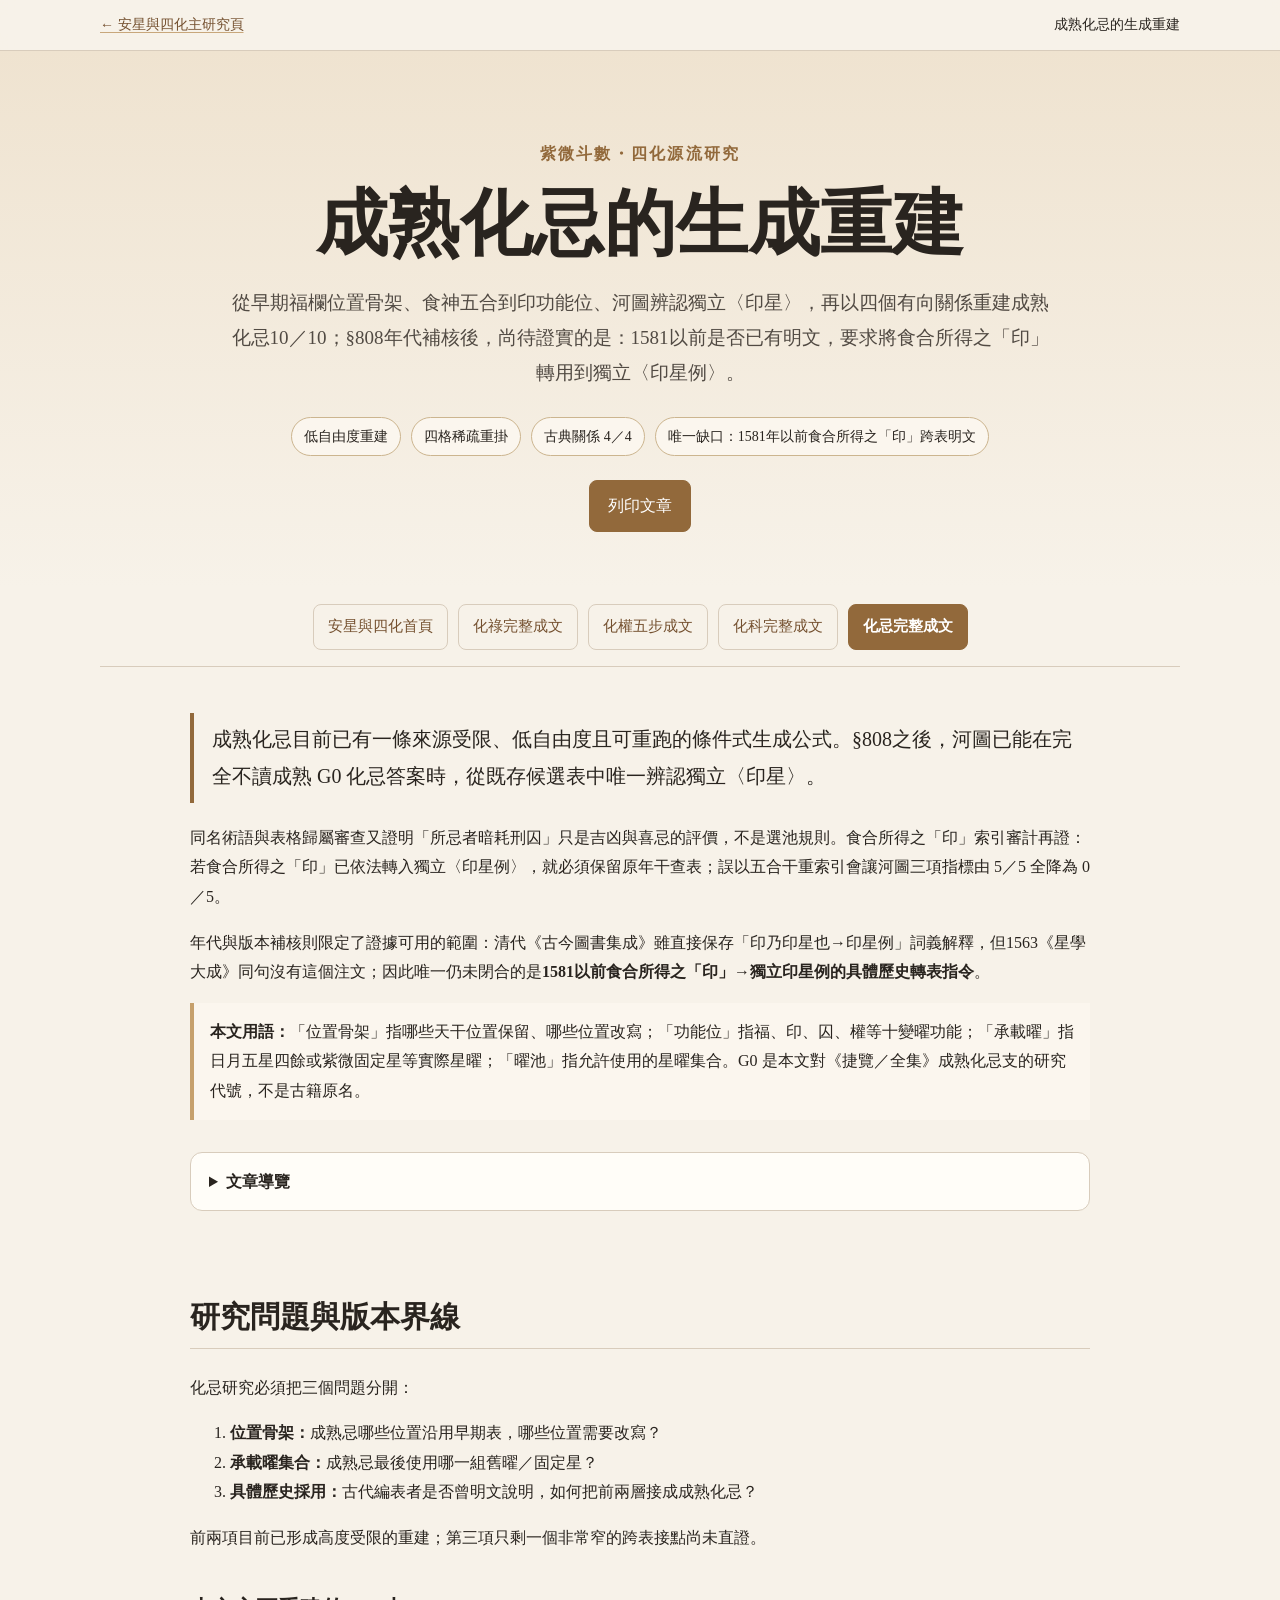
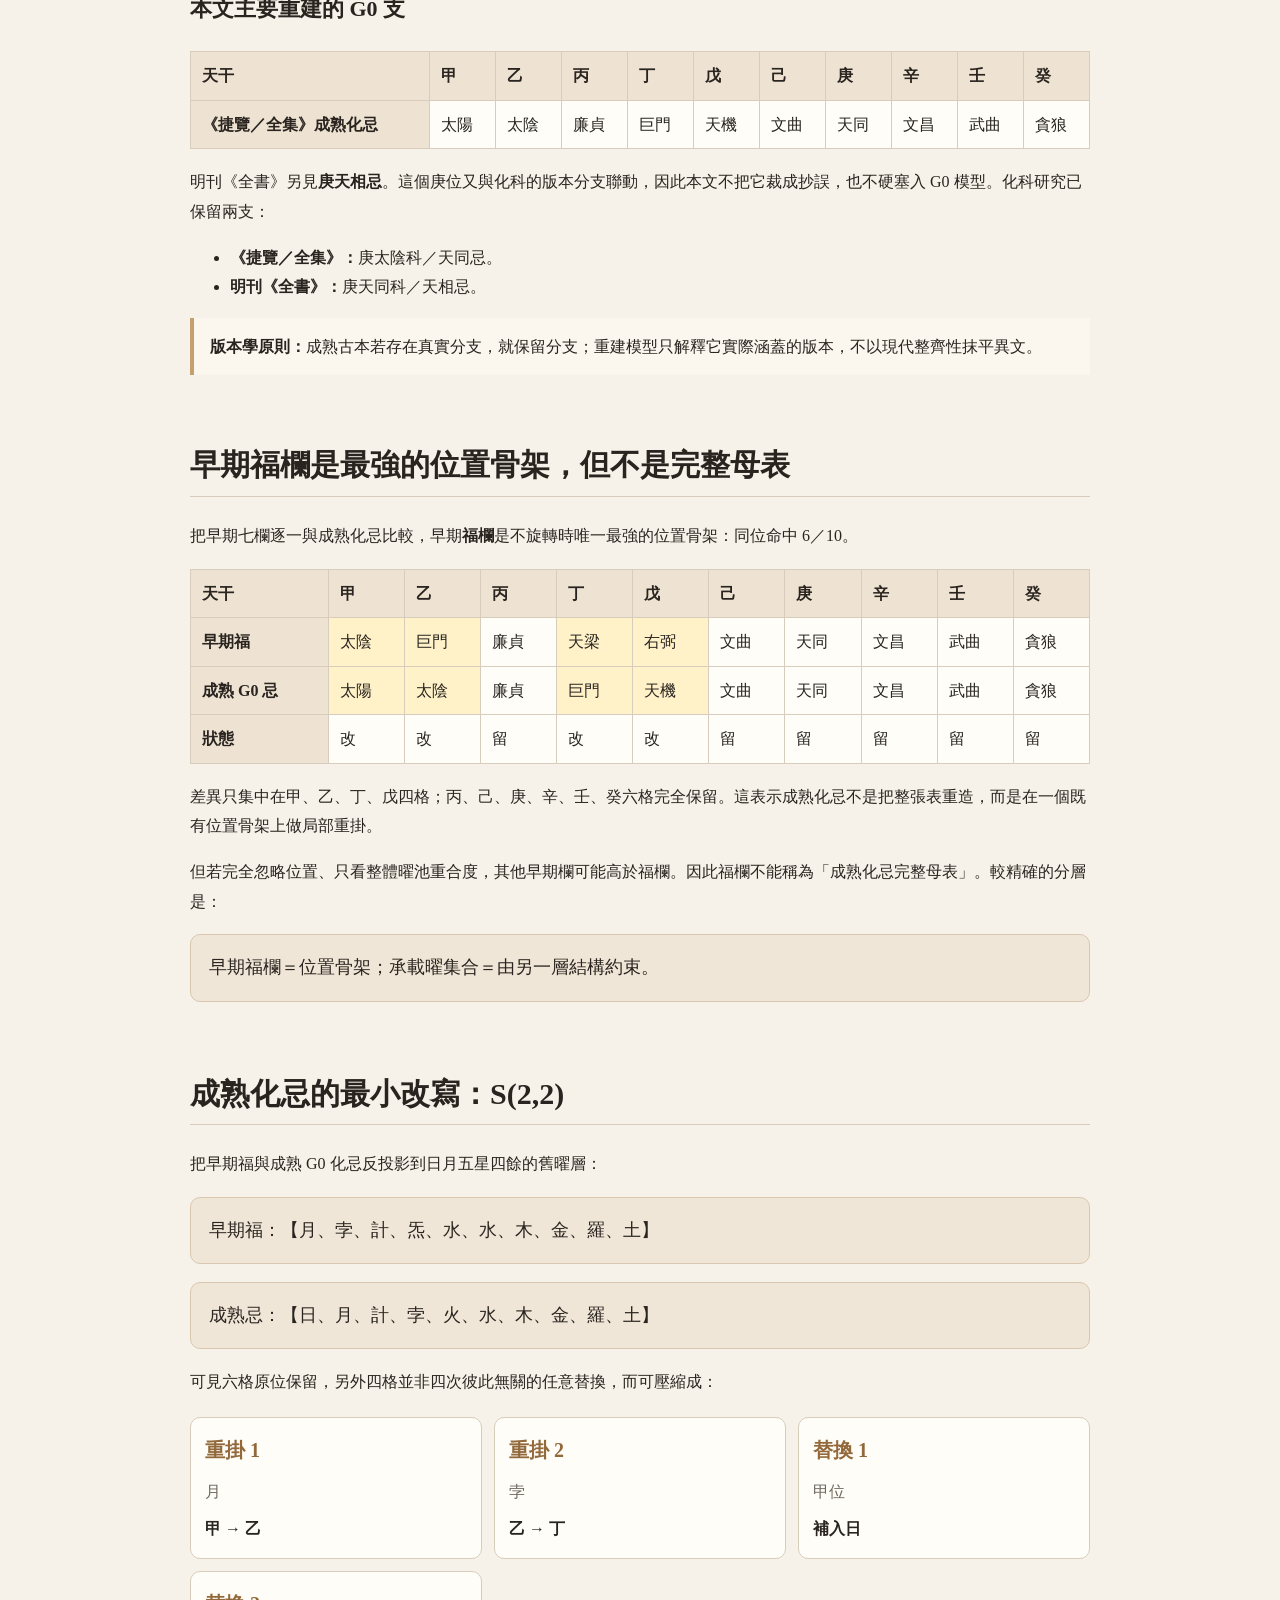
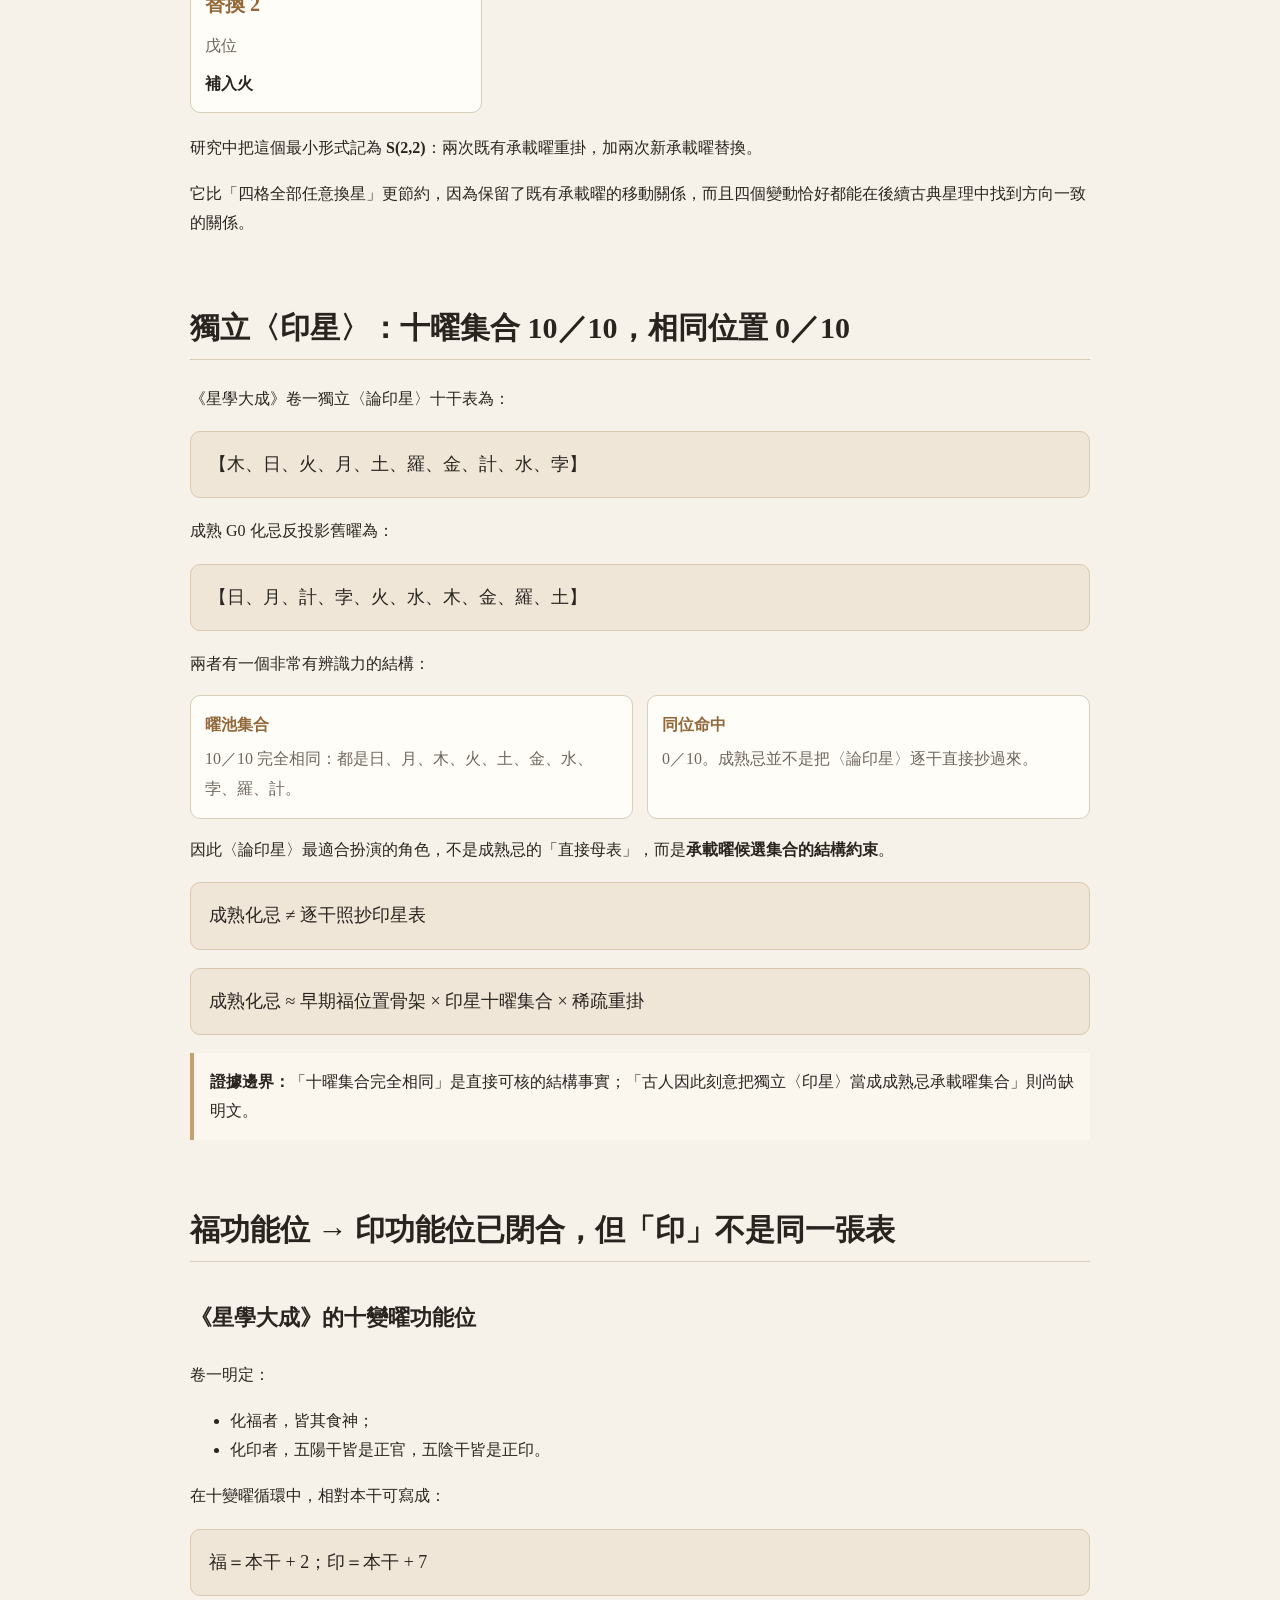
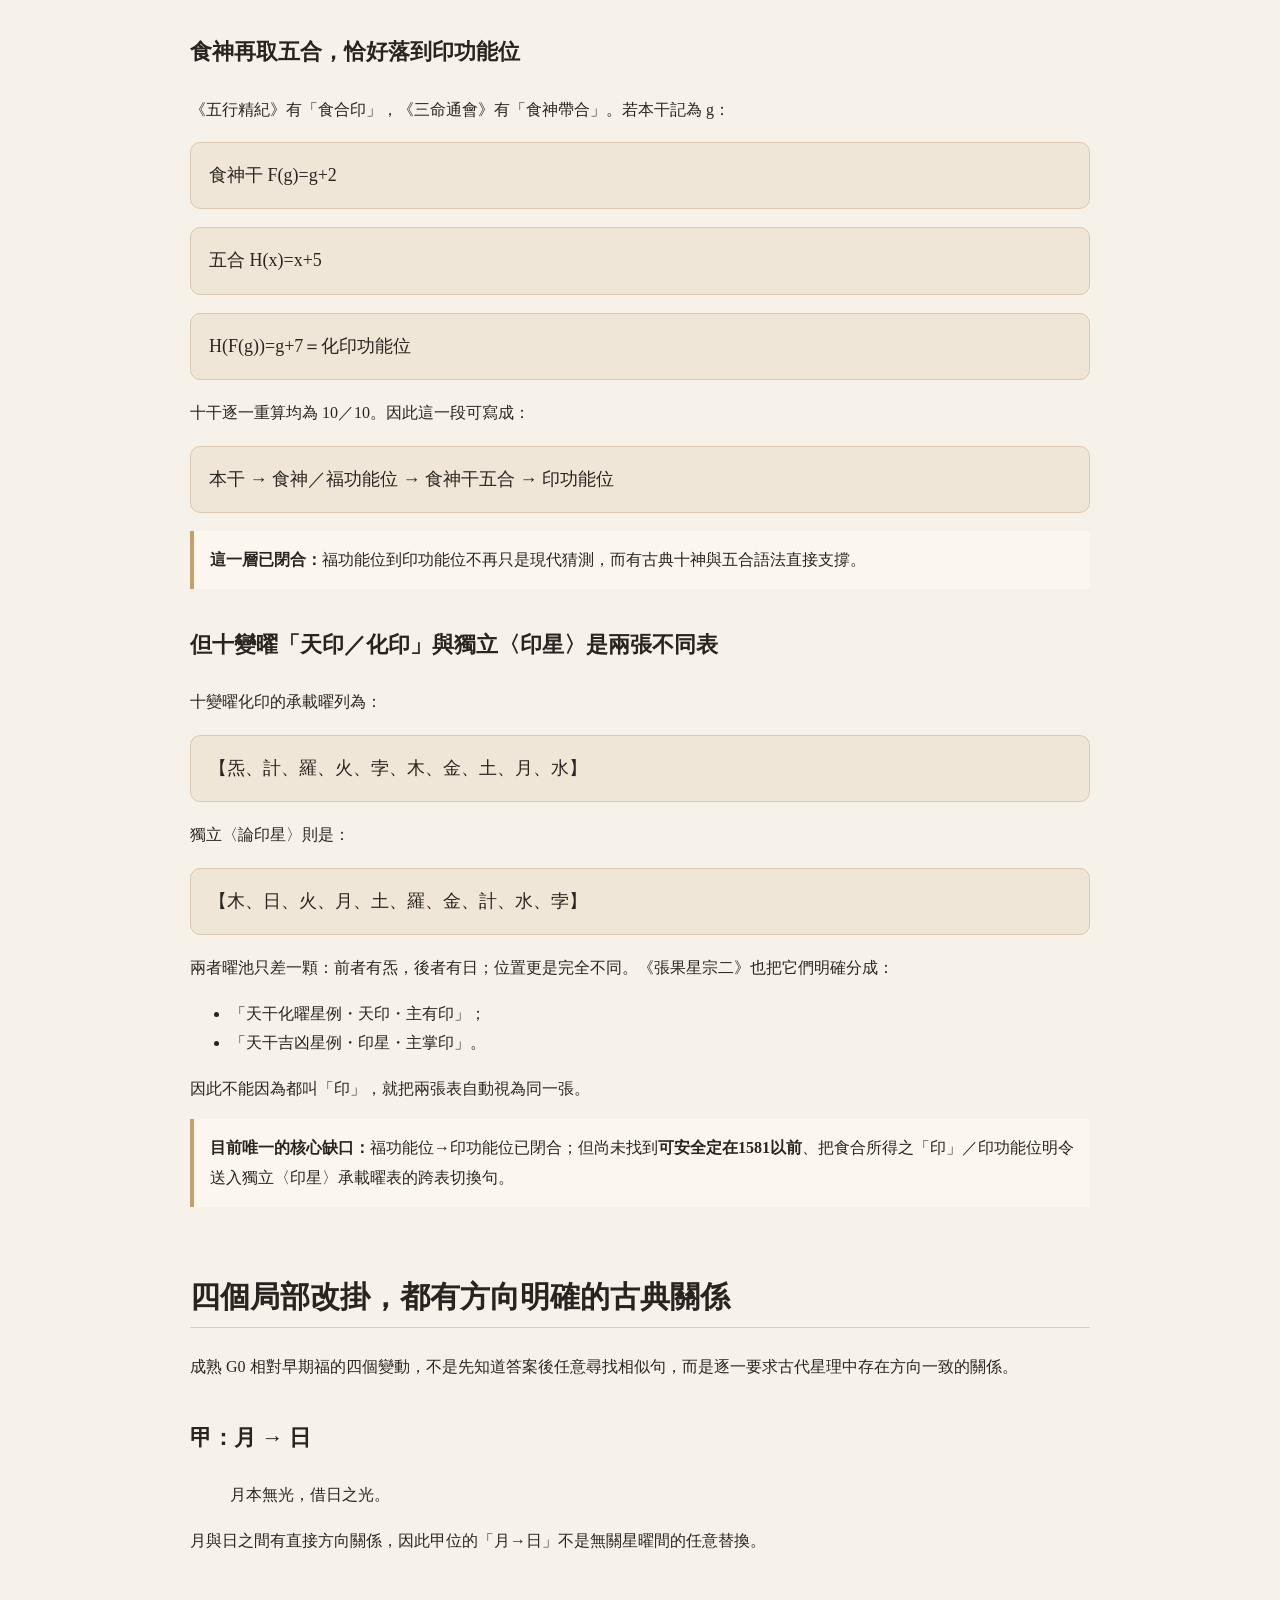
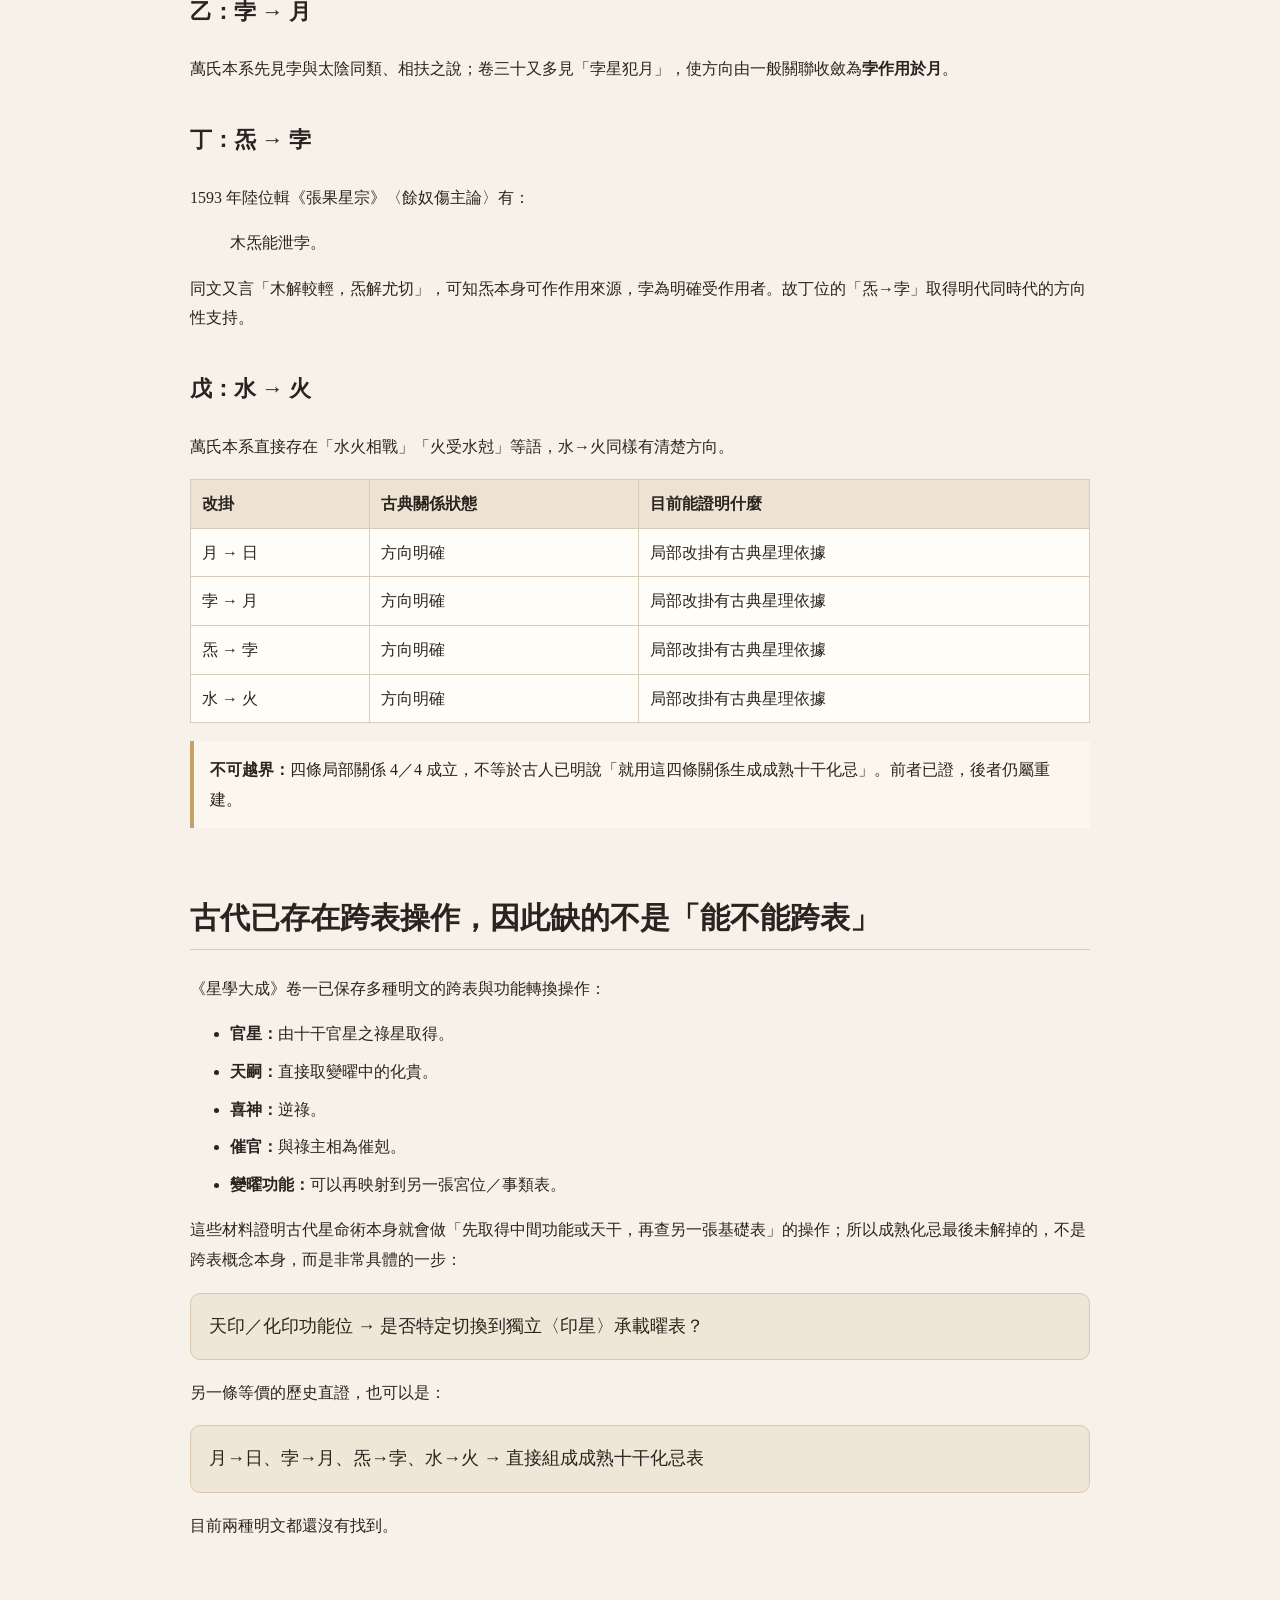
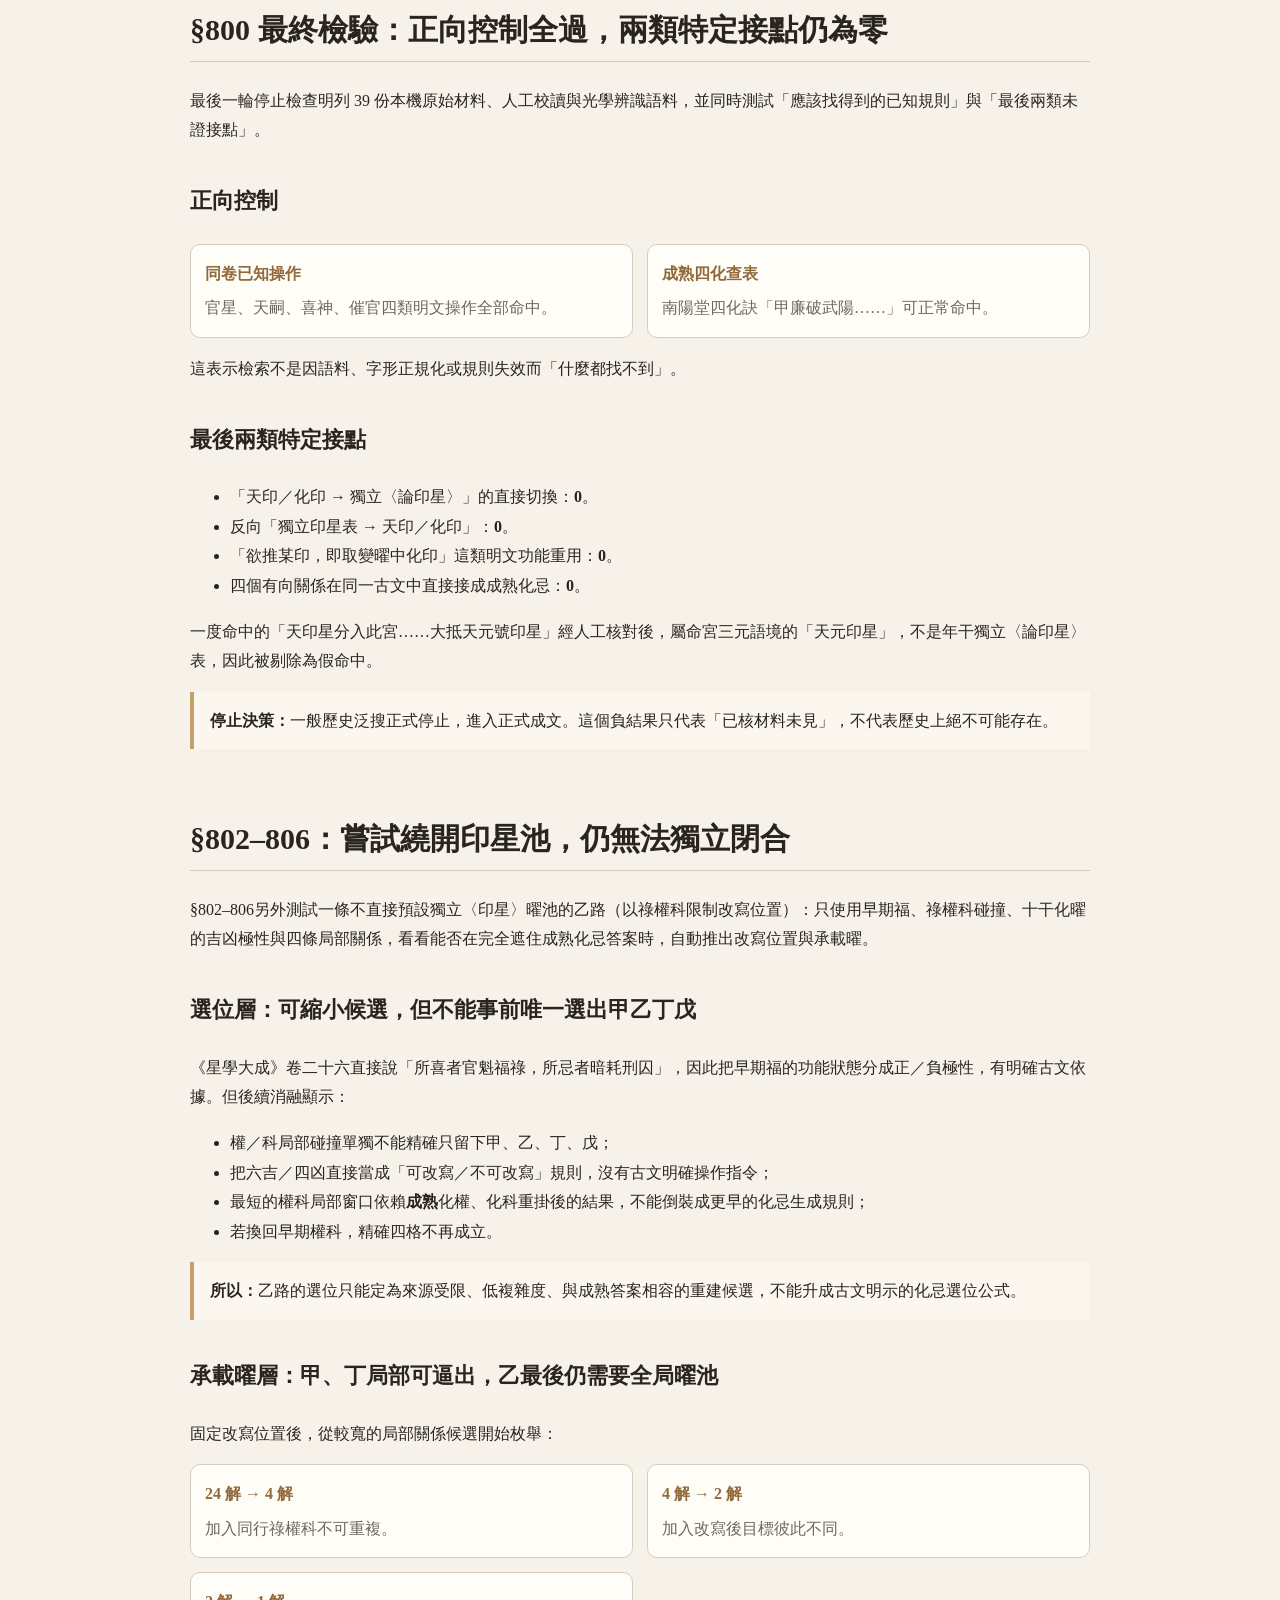
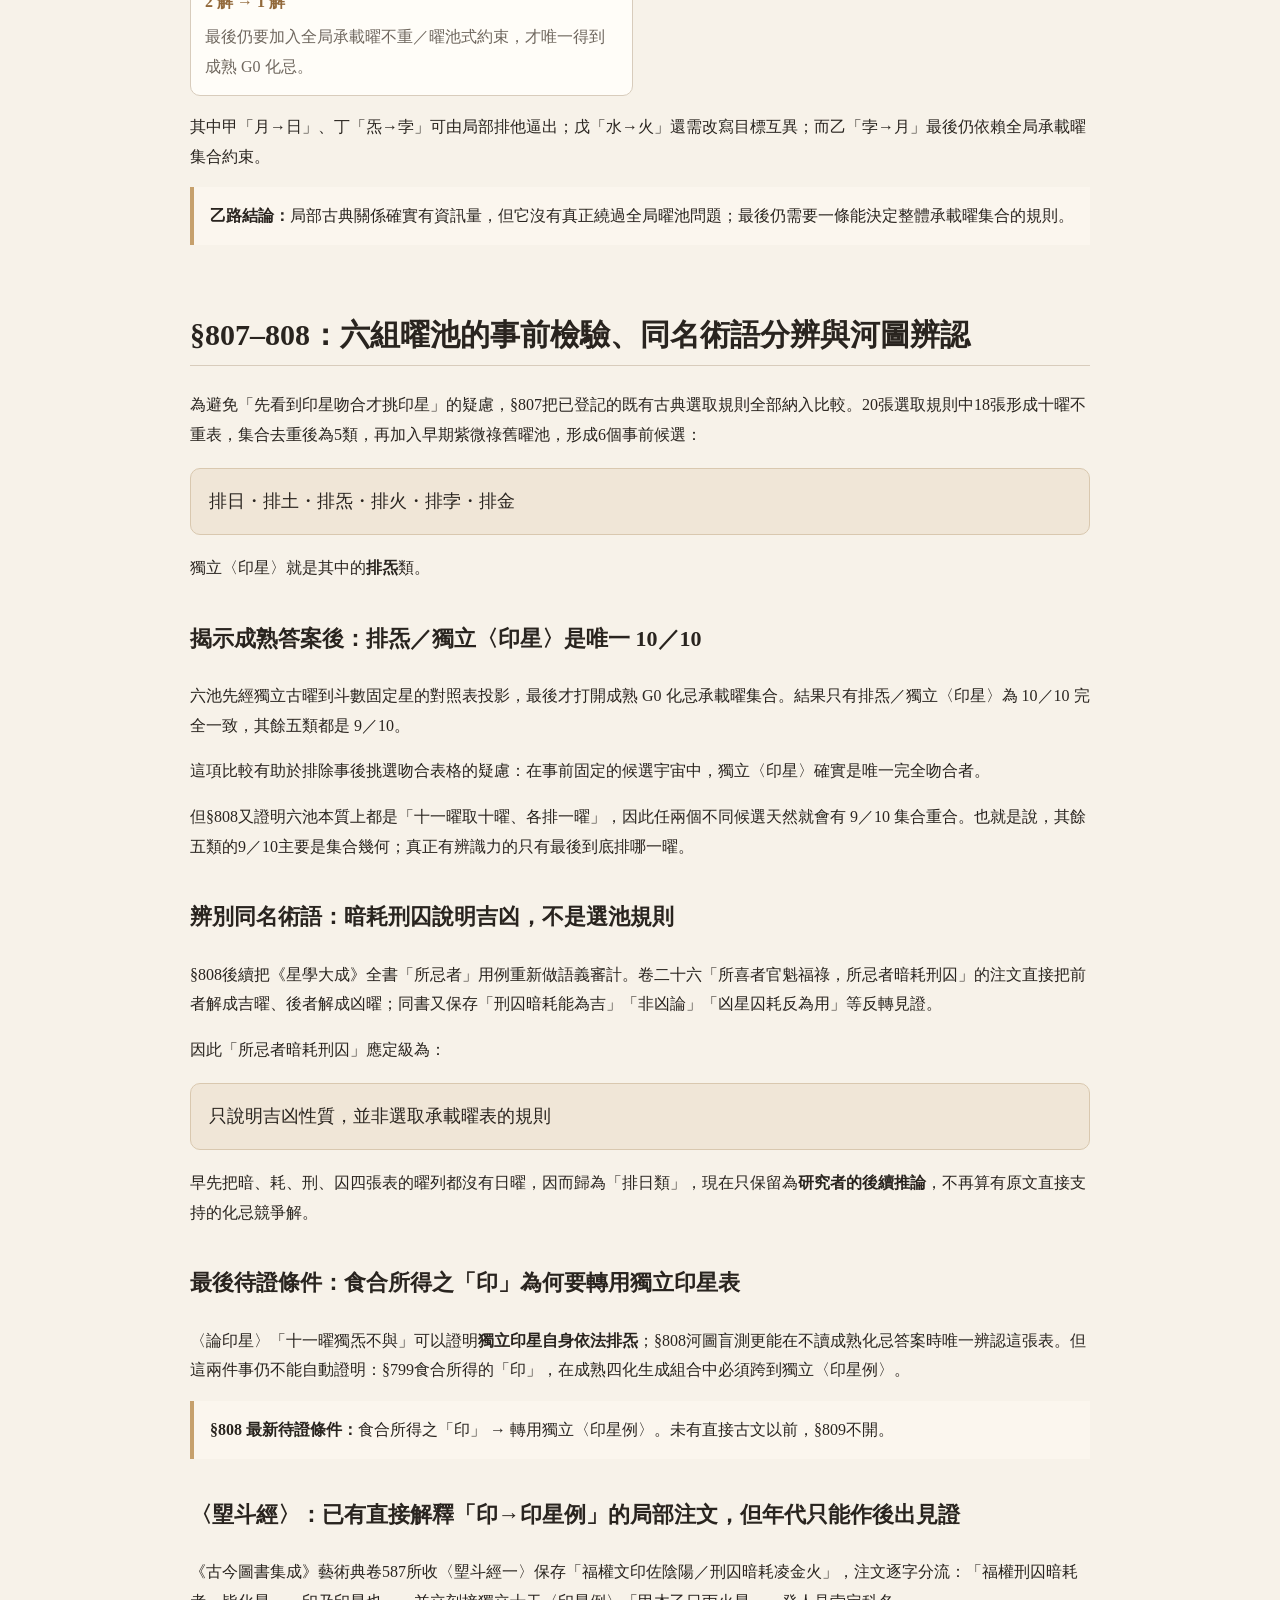
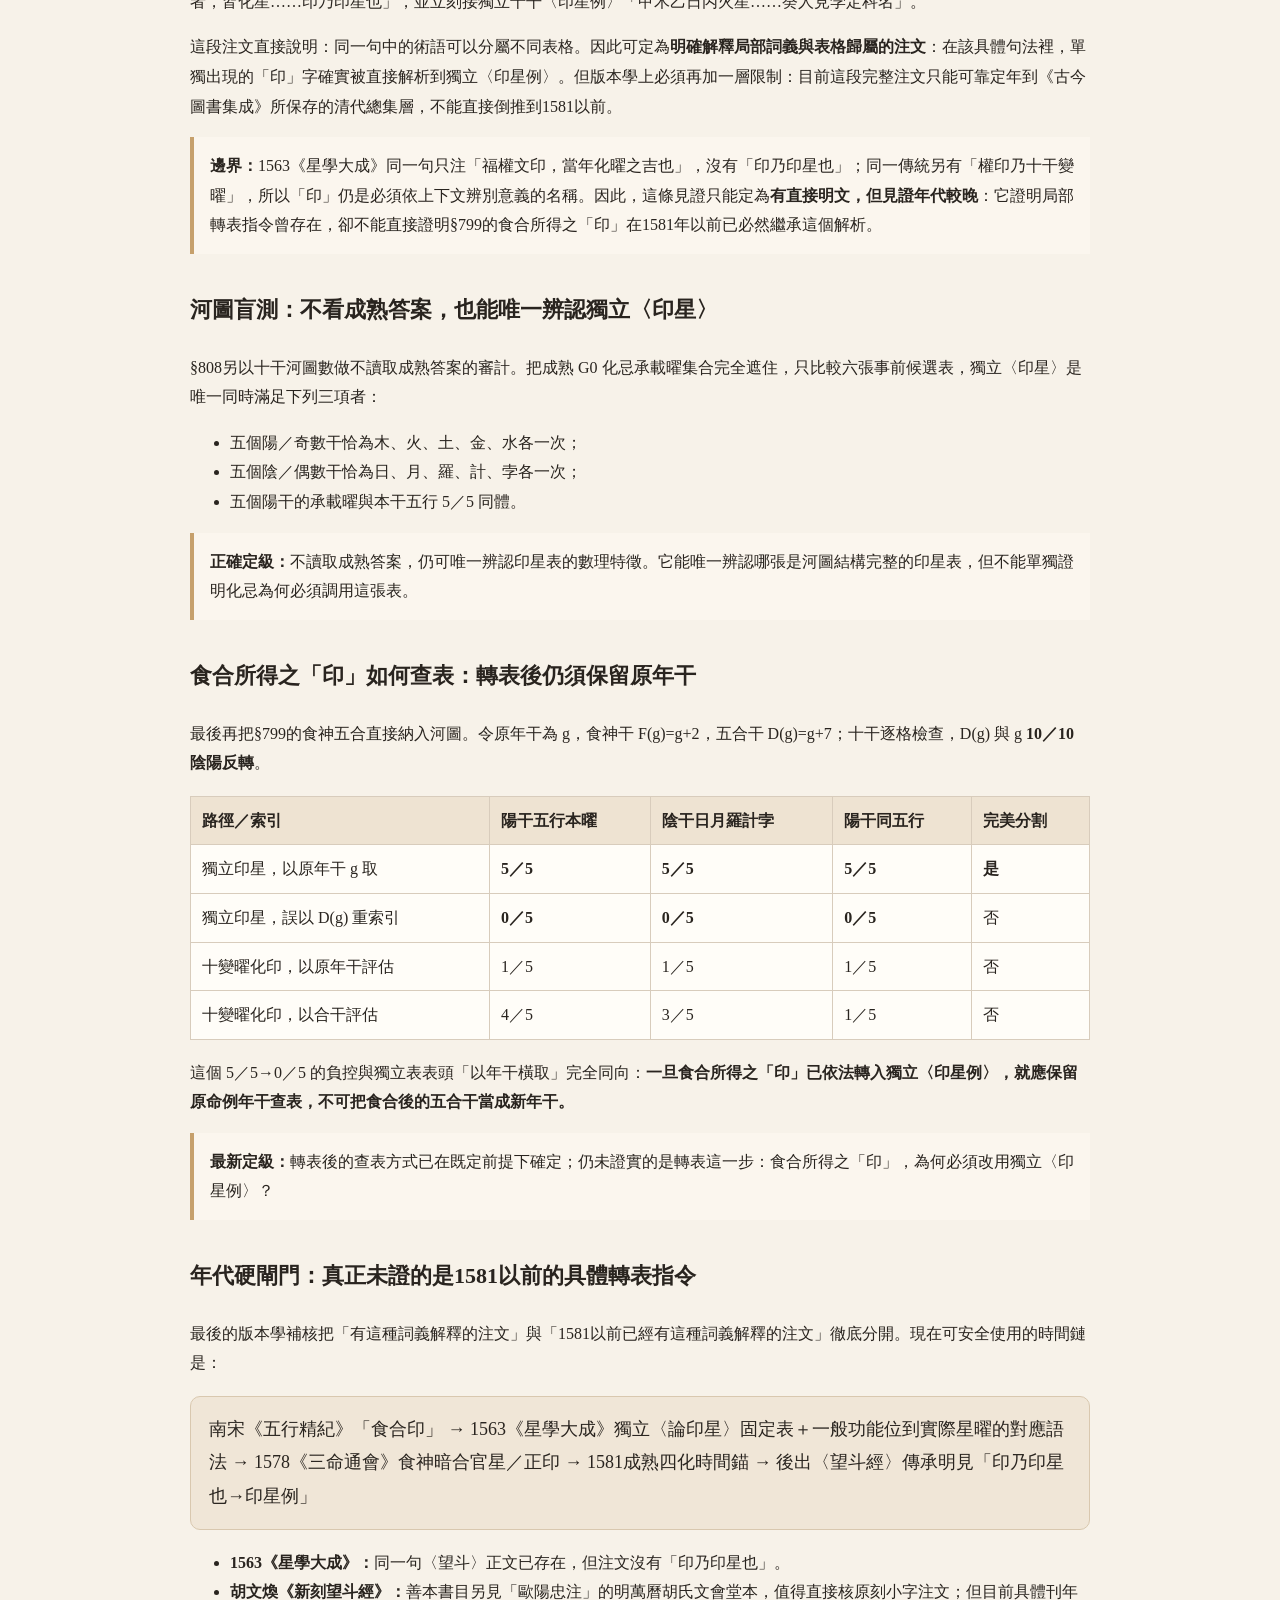
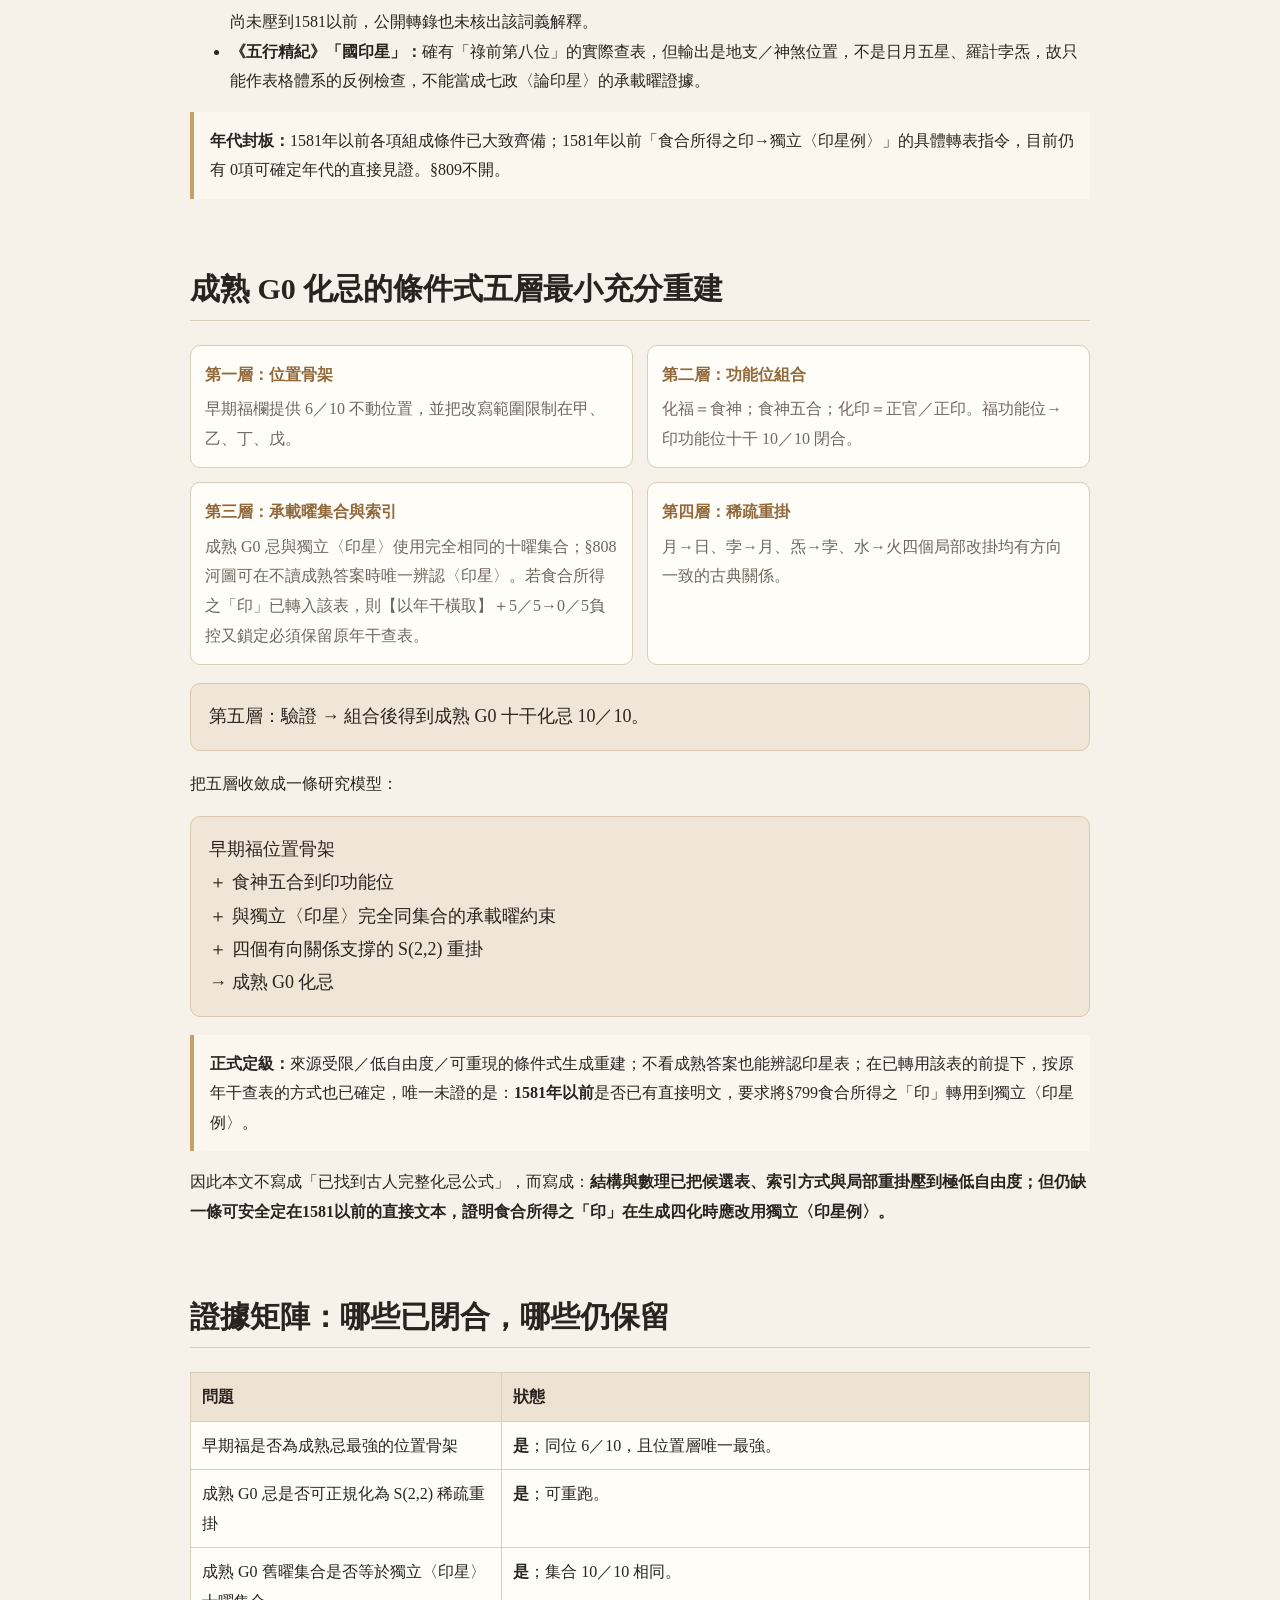
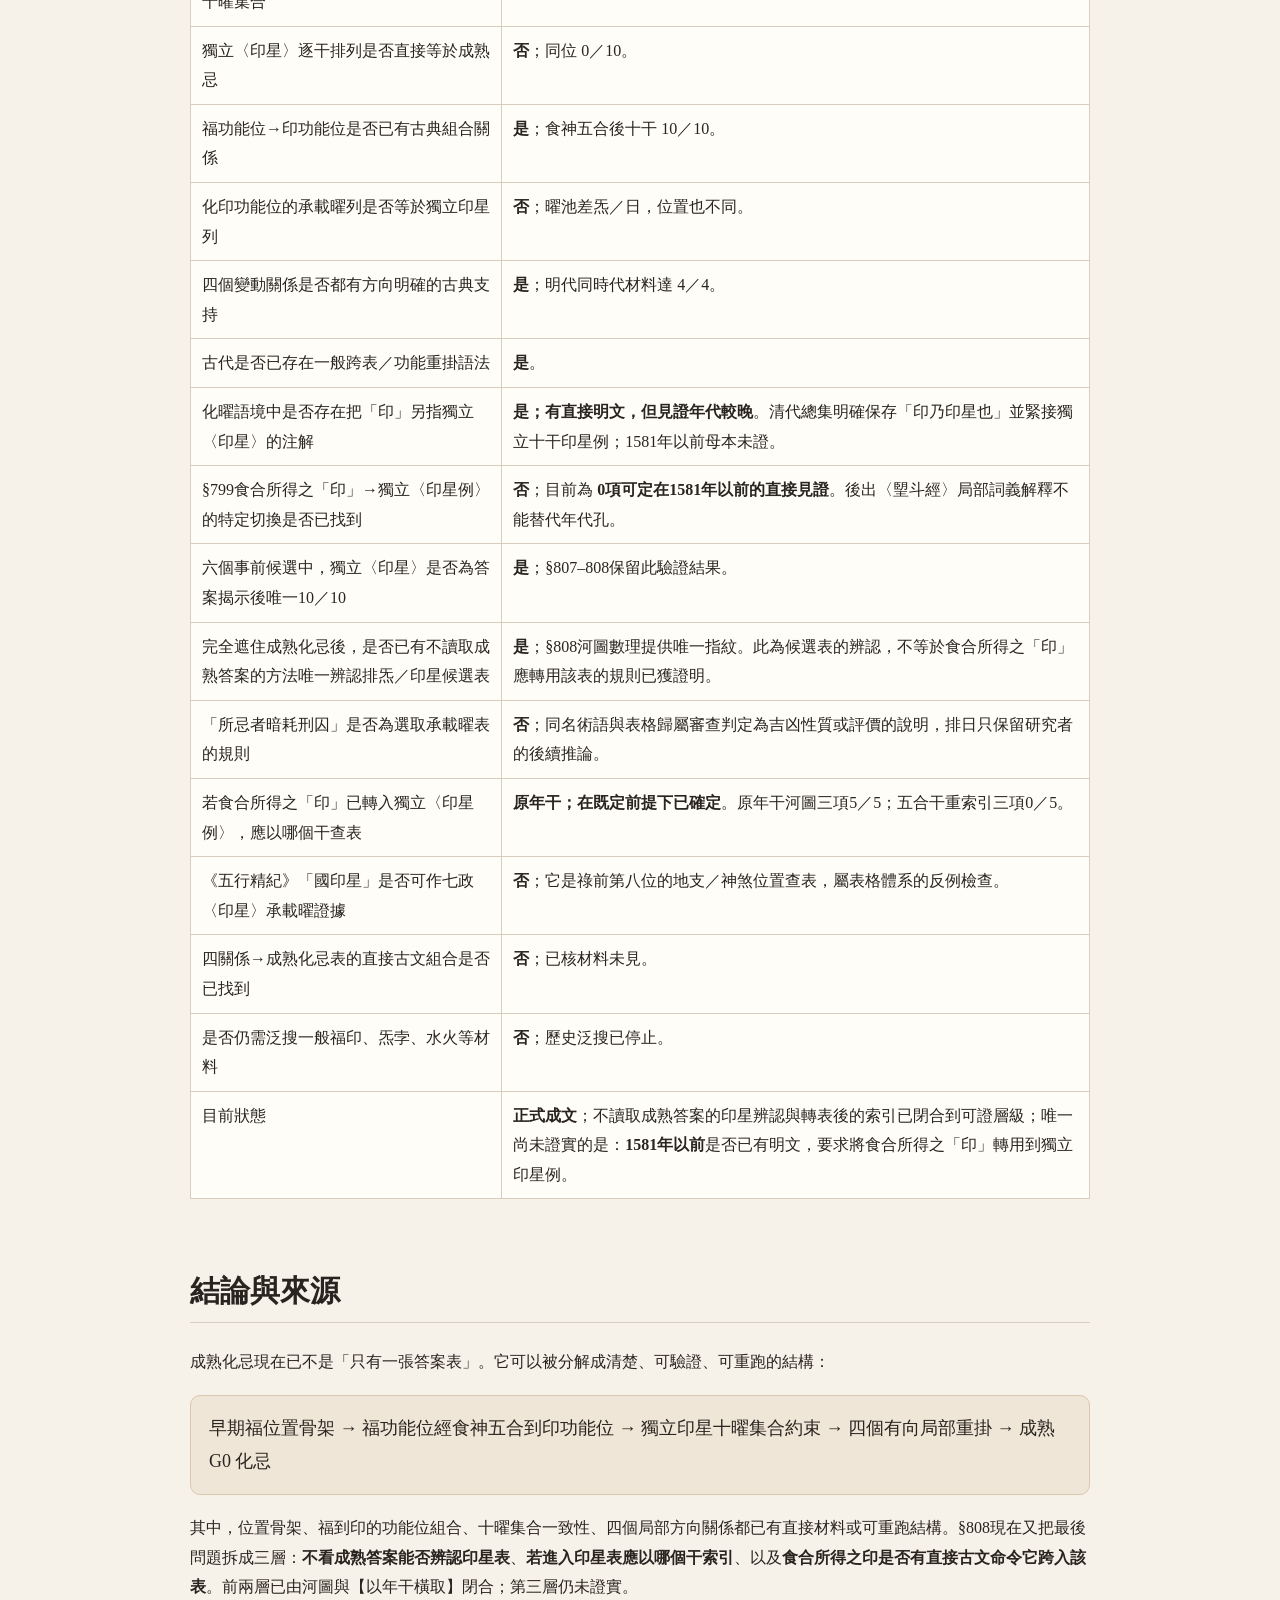
<file: website/mature-hua-ji.html>
<!doctype html>
<html lang="zh-Hant">
<head>
<meta charset="utf-8">
<meta name="viewport" content="width=device-width,initial-scale=1">
<meta name="description" content="成熟化忌生成重建最新成文：河圖已能在不讀成熟化忌答案時唯一辨認獨立印星，轉入後亦鎖定保留原年干查表；年代補核顯示1581以前的食合所得之「印」→獨立印星例具體轉表指令仍無直接可定年見證。">
<title>成熟化忌的生成重建｜紫微衡觀研究</title>
<link rel="stylesheet" href="./assets/anxing-four-hua.css?v=4">
<link rel="canonical" href="https://ziweihengguan-coder.github.io/ziweihengguan-research/mature-hua-ji.html">
<link rel="icon" type="image/svg+xml" href="./favicon.svg">
<meta property="og:type" content="article">
<meta property="og:site_name" content="紫微衡觀研究">
<meta property="og:title" content="成熟化忌的生成重建">
<meta property="og:description" content="公式可條件式重建成熟化忌10／10；河圖已不讀取成熟答案的辨認印星，轉入後原年干索引亦條件式閉合。唯一未證為1581以前食合所得之「印」到獨立印星例的具體歷史轉表指令。">
<meta property="og:url" content="https://ziweihengguan-coder.github.io/ziweihengguan-research/mature-hua-ji.html">
</head>
<body>
<nav class="article-nav" aria-label="網站導覽">
<a href="./index.html">← 安星與四化主研究頁</a>
<span>成熟化忌的生成重建</span>
</nav>

<header class="hero">
<p class="eyebrow">紫微斗數・四化源流研究</p>
<h1>成熟化忌的生成重建</h1>
<p class="subtitle">從早期福欄位置骨架、食神五合到印功能位、河圖辨認獨立〈印星〉，再以四個有向關係重建成熟化忌10／10；§808年代補核後，尚待證實的是：1581以前是否已有明文，要求將食合所得之「印」轉用到獨立〈印星例〉。</p>
<div class="hero-tags">
<span>低自由度重建</span>
<span>四格稀疏重掛</span>
<span>古典關係 4／4</span>
<span>唯一缺口：1581年以前食合所得之「印」跨表明文</span>
</div>
<button class="print-action" id="print" type="button">列印文章</button>
</header>

<nav class="series-nav" aria-label="研究文章導覽">
<a href="./index.html">安星與四化首頁</a>
<a href="./mature-hua-lu.html">化祿完整成文</a>
<a href="./quan-five-steps.html">化權五步成文</a>
<a href="./mature-hua-ke.html">化科完整成文</a>
<a href="./mature-hua-ji.html" aria-current="page">化忌完整成文</a>
</nav>

<main>
<article>
<p class="lede">成熟化忌目前已有一條來源受限、低自由度且可重跑的條件式生成公式。§808之後，河圖已能在完全不讀成熟 G0 化忌答案時，從既存候選表中唯一辨認獨立〈印星〉。</p>
<p>同名術語與表格歸屬審查又證明「所忌者暗耗刑囚」只是吉凶與喜忌的評價，不是選池規則。食合所得之「印」索引審計再證：若食合所得之「印」已依法轉入獨立〈印星例〉，就必須保留原年干查表；誤以五合干重索引會讓河圖三項指標由 5／5 全降為 0／5。</p>
<p>年代與版本補核則限定了證據可用的範圍：清代《古今圖書集成》雖直接保存「印乃印星也→印星例」詞義解釋，但1563《星學大成》同句沒有這個注文；因此唯一仍未閉合的是<strong>1581以前食合所得之「印」→獨立印星例的具體歷史轉表指令</strong>。</p>

<p class="formula-note"><strong>本文用語：</strong>「位置骨架」指哪些天干位置保留、哪些位置改寫；「功能位」指福、印、囚、權等十變曜功能；「承載曜」指日月五星四餘或紫微固定星等實際星曜；「曜池」指允許使用的星曜集合。G0 是本文對《捷覽／全集》成熟化忌支的研究代號，不是古籍原名。</p>

<details class="contents">
<summary>文章導覽</summary>
<nav class="toc" aria-label="文章目錄">
<a href="#chapter-1">研究問題與版本界線</a>
<a href="#chapter-2">早期福欄的位置骨架</a>
<a href="#chapter-3">最小改寫：S(2,2)</a>
<a href="#chapter-4">印星十曜集合</a>
<a href="#chapter-5">福功能位到印功能位</a>
<a href="#chapter-6">四個有向古典關係</a>
<a href="#chapter-7">古代已有跨表操作語法</a>
<a href="#chapter-8">最終檢驗與停止條件</a>
<a href="#chapter-9">§802–806：繞開印星池的嘗試</a>
<a href="#chapter-10">§807–808：事前檢驗、同名術語分辨與河圖</a>
<a href="#chapter-11">成熟化忌的條件式五層重建</a>
<a href="#chapter-12">證據矩陣</a>
<a href="#chapter-13">結論與來源</a>
</nav>
</details>

<section id="chapter-1">
<h2>研究問題與版本界線</h2>
<p>化忌研究必須把三個問題分開：</p>
<ol>
<li><strong>位置骨架：</strong>成熟忌哪些位置沿用早期表，哪些位置需要改寫？</li>
<li><strong>承載曜集合：</strong>成熟忌最後使用哪一組舊曜／固定星？</li>
<li><strong>具體歷史採用：</strong>古代編表者是否曾明文說明，如何把前兩層接成成熟化忌？</li>
</ol>
<p>前兩項目前已形成高度受限的重建；第三項只剩一個非常窄的跨表接點尚未直證。</p>

<h3>本文主要重建的 G0 支</h3>
<div class="table-wrap">
<table>
<thead><tr><th>天干</th><th>甲</th><th>乙</th><th>丙</th><th>丁</th><th>戊</th><th>己</th><th>庚</th><th>辛</th><th>壬</th><th>癸</th></tr></thead>
<tbody><tr><th>《捷覽／全集》成熟化忌</th><td>太陽</td><td>太陰</td><td>廉貞</td><td>巨門</td><td>天機</td><td>文曲</td><td>天同</td><td>文昌</td><td>武曲</td><td>貪狼</td></tr></tbody>
</table>
</div>
<p>明刊《全書》另見<strong>庚天相忌</strong>。這個庚位又與化科的版本分支聯動，因此本文不把它裁成抄誤，也不硬塞入 G0 模型。化科研究已保留兩支：</p>
<ul>
<li><strong>《捷覽／全集》：</strong>庚太陰科／天同忌。</li>
<li><strong>明刊《全書》：</strong>庚天同科／天相忌。</li>
</ul>
<p class="callout"><strong>版本學原則：</strong>成熟古本若存在真實分支，就保留分支；重建模型只解釋它實際涵蓋的版本，不以現代整齊性抹平異文。</p>
</section>

<section id="chapter-2">
<h2>早期福欄是最強的位置骨架，但不是完整母表</h2>
<p>把早期七欄逐一與成熟化忌比較，早期<strong>福欄</strong>是不旋轉時唯一最強的位置骨架：同位命中 6／10。</p>
<div class="table-wrap">
<table>
<thead><tr><th>天干</th><th>甲</th><th>乙</th><th>丙</th><th>丁</th><th>戊</th><th>己</th><th>庚</th><th>辛</th><th>壬</th><th>癸</th></tr></thead>
<tbody>
<tr><th>早期福</th><td class="changed">太陰</td><td class="changed">巨門</td><td>廉貞</td><td class="changed">天梁</td><td class="changed">右弼</td><td>文曲</td><td>天同</td><td>文昌</td><td>武曲</td><td>貪狼</td></tr>
<tr><th>成熟 G0 忌</th><td class="changed">太陽</td><td class="changed">太陰</td><td>廉貞</td><td class="changed">巨門</td><td class="changed">天機</td><td>文曲</td><td>天同</td><td>文昌</td><td>武曲</td><td>貪狼</td></tr>
<tr><th>狀態</th><td>改</td><td>改</td><td>留</td><td>改</td><td>改</td><td>留</td><td>留</td><td>留</td><td>留</td><td>留</td></tr>
</tbody>
</table>
</div>
<p>差異只集中在甲、乙、丁、戊四格；丙、己、庚、辛、壬、癸六格完全保留。這表示成熟化忌不是把整張表重造，而是在一個既有位置骨架上做局部重掛。</p>
<p>但若完全忽略位置、只看整體曜池重合度，其他早期欄可能高於福欄。因此福欄不能稱為「成熟化忌完整母表」。較精確的分層是：</p>
<div class="formula">早期福欄＝位置骨架；承載曜集合＝由另一層結構約束。</div>
</section>

<section id="chapter-3">
<h2>成熟化忌的最小改寫：S(2,2)</h2>
<p>把早期福與成熟 G0 化忌反投影到日月五星四餘的舊曜層：</p>
<div class="formula">早期福：【月、孛、計、炁、水、水、木、金、羅、土】</div>
<div class="formula">成熟忌：【日、月、計、孛、火、水、木、金、羅、土】</div>
<p>可見六格原位保留，另外四格並非四次彼此無關的任意替換，而可壓縮成：</p>
<div class="cycle-cards">
<div><b>重掛 1</b><span>月</span><strong>甲 → 乙</strong></div>
<div><b>重掛 2</b><span>孛</span><strong>乙 → 丁</strong></div>
<div><b>替換 1</b><span>甲位</span><strong>補入日</strong></div>
<div><b>替換 2</b><span>戊位</span><strong>補入火</strong></div>
</div>
<p>研究中把這個最小形式記為 <strong>S(2,2)</strong>：兩次既有承載曜重掛，加兩次新承載曜替換。</p>
<p>它比「四格全部任意換星」更節約，因為保留了既有承載曜的移動關係，而且四個變動恰好都能在後續古典星理中找到方向一致的關係。</p>
</section>

<section id="chapter-4">
<h2>獨立〈印星〉：十曜集合 10／10，相同位置 0／10</h2>
<p>《星學大成》卷一獨立〈論印星〉十干表為：</p>
<div class="formula">【木、日、火、月、土、羅、金、計、水、孛】</div>
<p>成熟 G0 化忌反投影舊曜為：</p>
<div class="formula">【日、月、計、孛、火、水、木、金、羅、土】</div>
<p>兩者有一個非常有辨識力的結構：</p>
<div class="status-grid">
<div><b>曜池集合</b><span>10／10 完全相同：都是日、月、木、火、土、金、水、孛、羅、計。</span></div>
<div><b>同位命中</b><span>0／10。成熟忌並不是把〈論印星〉逐干直接抄過來。</span></div>
</div>
<p>因此〈論印星〉最適合扮演的角色，不是成熟忌的「直接母表」，而是<strong>承載曜候選集合的結構約束</strong>。</p>
<div class="formula">成熟化忌 ≠ 逐干照抄印星表</div>
<div class="formula">成熟化忌 ≈ 早期福位置骨架 × 印星十曜集合 × 稀疏重掛</div>
<p class="formula-note"><strong>證據邊界：</strong>「十曜集合完全相同」是直接可核的結構事實；「古人因此刻意把獨立〈印星〉當成成熟忌承載曜集合」則尚缺明文。</p>
</section>

<section id="chapter-5">
<h2>福功能位 → 印功能位已閉合，但「印」不是同一張表</h2>
<h3>《星學大成》的十變曜功能位</h3>
<p>卷一明定：</p>
<ul>
<li>化福者，皆其食神；</li>
<li>化印者，五陽干皆是正官，五陰干皆是正印。</li>
</ul>
<p>在十變曜循環中，相對本干可寫成：</p>
<div class="formula">福＝本干 + 2；印＝本干 + 7</div>

<h3>食神再取五合，恰好落到印功能位</h3>
<p>《五行精紀》有「食合印」，《三命通會》有「食神帶合」。若本干記為 g：</p>
<div class="formula">食神干 F(g)=g+2</div>
<div class="formula">五合 H(x)=x+5</div>
<div class="formula">H(F(g))=g+7＝化印功能位</div>
<p>十干逐一重算均為 10／10。因此這一段可寫成：</p>
<div class="formula">本干 → 食神／福功能位 → 食神干五合 → 印功能位</div>
<p class="callout"><strong>這一層已閉合：</strong>福功能位到印功能位不再只是現代猜測，而有古典十神與五合語法直接支撐。</p>

<h3>但十變曜「天印／化印」與獨立〈印星〉是兩張不同表</h3>
<p>十變曜化印的承載曜列為：</p>
<div class="formula">【炁、計、羅、火、孛、木、金、土、月、水】</div>
<p>獨立〈論印星〉則是：</p>
<div class="formula">【木、日、火、月、土、羅、金、計、水、孛】</div>
<p>兩者曜池只差一顆：前者有炁，後者有日；位置更是完全不同。《張果星宗二》也把它們明確分成：</p>
<ul>
<li>「天干化曜星例・天印・主有印」；</li>
<li>「天干吉凶星例・印星・主掌印」。</li>
</ul>
<p>因此不能因為都叫「印」，就把兩張表自動視為同一張。</p>
<p class="formula-note"><strong>目前唯一的核心缺口：</strong>福功能位→印功能位已閉合；但尚未找到<strong>可安全定在1581以前</strong>、把食合所得之「印」／印功能位明令送入獨立〈印星〉承載曜表的跨表切換句。</p>
</section>

<section id="chapter-6">
<h2>四個局部改掛，都有方向明確的古典關係</h2>
<p>成熟 G0 相對早期福的四個變動，不是先知道答案後任意尋找相似句，而是逐一要求古代星理中存在方向一致的關係。</p>

<h3>甲：月 → 日</h3>
<blockquote>月本無光，借日之光。</blockquote>
<p>月與日之間有直接方向關係，因此甲位的「月→日」不是無關星曜間的任意替換。</p>

<h3>乙：孛 → 月</h3>
<p>萬氏本系先見孛與太陰同類、相扶之說；卷三十又多見「孛星犯月」，使方向由一般關聯收斂為<strong>孛作用於月</strong>。</p>

<h3>丁：炁 → 孛</h3>
<p>1593 年陸位輯《張果星宗》〈餘奴傷主論〉有：</p>
<blockquote>木炁能泄孛。</blockquote>
<p>同文又言「木解較輕，炁解尤切」，可知炁本身可作作用來源，孛為明確受作用者。故丁位的「炁→孛」取得明代同時代的方向性支持。</p>

<h3>戊：水 → 火</h3>
<p>萬氏本系直接存在「水火相戰」「火受水尅」等語，水→火同樣有清楚方向。</p>

<div class="table-wrap">
<table>
<thead><tr><th>改掛</th><th>古典關係狀態</th><th>目前能證明什麼</th></tr></thead>
<tbody>
<tr><td>月 → 日</td><td>方向明確</td><td>局部改掛有古典星理依據</td></tr>
<tr><td>孛 → 月</td><td>方向明確</td><td>局部改掛有古典星理依據</td></tr>
<tr><td>炁 → 孛</td><td>方向明確</td><td>局部改掛有古典星理依據</td></tr>
<tr><td>水 → 火</td><td>方向明確</td><td>局部改掛有古典星理依據</td></tr>
</tbody>
</table>
</div>
<p class="formula-note"><strong>不可越界：</strong>四條局部關係 4／4 成立，不等於古人已明說「就用這四條關係生成成熟十干化忌」。前者已證，後者仍屬重建。</p>
</section>

<section id="chapter-7">
<h2>古代已存在跨表操作，因此缺的不是「能不能跨表」</h2>
<p>《星學大成》卷一已保存多種明文的跨表與功能轉換操作：</p>
<ul class="evidence-list">
<li><strong>官星：</strong>由十干官星之祿星取得。</li>
<li><strong>天嗣：</strong>直接取變曜中的化貴。</li>
<li><strong>喜神：</strong>逆祿。</li>
<li><strong>催官：</strong>與祿主相為催剋。</li>
<li><strong>變曜功能：</strong>可以再映射到另一張宮位／事類表。</li>
</ul>
<p>這些材料證明古代星命術本身就會做「先取得中間功能或天干，再查另一張基礎表」的操作；所以成熟化忌最後未解掉的，不是跨表概念本身，而是非常具體的一步：</p>
<div class="formula">天印／化印功能位 → 是否特定切換到獨立〈印星〉承載曜表？</div>
<p>另一條等價的歷史直證，也可以是：</p>
<div class="formula">月→日、孛→月、炁→孛、水→火 → 直接組成成熟十干化忌表</div>
<p>目前兩種明文都還沒有找到。</p>
</section>

<section id="chapter-8">
<h2>§800 最終檢驗：正向控制全過，兩類特定接點仍為零</h2>
<p>最後一輪停止檢查明列 39 份本機原始材料、人工校讀與光學辨識語料，並同時測試「應該找得到的已知規則」與「最後兩類未證接點」。</p>

<h3>正向控制</h3>
<div class="status-grid">
<div><b>同卷已知操作</b><span>官星、天嗣、喜神、催官四類明文操作全部命中。</span></div>
<div><b>成熟四化查表</b><span>南陽堂四化訣「甲廉破武陽……」可正常命中。</span></div>
</div>
<p>這表示檢索不是因語料、字形正規化或規則失效而「什麼都找不到」。</p>

<h3>最後兩類特定接點</h3>
<ul>
<li>「天印／化印 → 獨立〈論印星〉」的直接切換：<strong>0</strong>。</li>
<li>反向「獨立印星表 → 天印／化印」：<strong>0</strong>。</li>
<li>「欲推某印，即取變曜中化印」這類明文功能重用：<strong>0</strong>。</li>
<li>四個有向關係在同一古文中直接接成成熟化忌：<strong>0</strong>。</li>
</ul>
<p>一度命中的「天印星分入此宮……大抵天元號印星」經人工核對後，屬命宮三元語境的「天元印星」，不是年干獨立〈論印星〉表，因此被剔除為假命中。</p>
<p class="callout"><strong>停止決策：</strong>一般歷史泛搜正式停止，進入正式成文。這個負結果只代表「已核材料未見」，不代表歷史上絕不可能存在。</p>
</section>

<section id="chapter-9">
<h2>§802–806：嘗試繞開印星池，仍無法獨立閉合</h2>
<p>§802–806另外測試一條不直接預設獨立〈印星〉曜池的乙路（以祿權科限制改寫位置）：只使用早期福、祿權科碰撞、十干化曜的吉凶極性與四條局部關係，看看能否在完全遮住成熟化忌答案時，自動推出改寫位置與承載曜。</p>

<h3>選位層：可縮小候選，但不能事前唯一選出甲乙丁戊</h3>
<p>《星學大成》卷二十六直接說「所喜者官魁福祿，所忌者暗耗刑囚」，因此把早期福的功能狀態分成正／負極性，有明確古文依據。但後續消融顯示：</p>
<ul>
<li>權／科局部碰撞單獨不能精確只留下甲、乙、丁、戊；</li>
<li>把六吉／四凶直接當成「可改寫／不可改寫」規則，沒有古文明確操作指令；</li>
<li>最短的權科局部窗口依賴<strong>成熟</strong>化權、化科重掛後的結果，不能倒裝成更早的化忌生成規則；</li>
<li>若換回早期權科，精確四格不再成立。</li>
</ul>
<p class="formula-note"><strong>所以：</strong>乙路的選位只能定為來源受限、低複雜度、與成熟答案相容的重建候選，不能升成古文明示的化忌選位公式。</p>

<h3>承載曜層：甲、丁局部可逼出，乙最後仍需要全局曜池</h3>
<p>固定改寫位置後，從較寬的局部關係候選開始枚舉：</p>
<div class="status-grid">
<div><b>24 解 → 4 解</b><span>加入同行祿權科不可重複。</span></div>
<div><b>4 解 → 2 解</b><span>加入改寫後目標彼此不同。</span></div>
<div><b>2 解 → 1 解</b><span>最後仍要加入全局承載曜不重／曜池式約束，才唯一得到成熟 G0 化忌。</span></div>
</div>
<p>其中甲「月→日」、丁「炁→孛」可由局部排他逼出；戊「水→火」還需改寫目標互異；而乙「孛→月」最後仍依賴全局承載曜集合約束。</p>
<p class="callout"><strong>乙路結論：</strong>局部古典關係確實有資訊量，但它沒有真正繞過全局曜池問題；最後仍需要一條能決定整體承載曜集合的規則。</p>
</section>

<section id="chapter-10">
<h2>§807–808：六組曜池的事前檢驗、同名術語分辨與河圖辨認</h2>
<p>為避免「先看到印星吻合才挑印星」的疑慮，§807把已登記的既有古典選取規則全部納入比較。20張選取規則中18張形成十曜不重表，集合去重後為5類，再加入早期紫微祿舊曜池，形成6個事前候選：</p>
<div class="formula">排日・排土・排炁・排火・排孛・排金</div>
<p>獨立〈印星〉就是其中的<strong>排炁</strong>類。</p>

<h3>揭示成熟答案後：排炁／獨立〈印星〉是唯一 10／10</h3>
<p>六池先經獨立古曜到斗數固定星的對照表投影，最後才打開成熟 G0 化忌承載曜集合。結果只有排炁／獨立〈印星〉為 10／10 完全一致，其餘五類都是 9／10。</p>
<p>這項比較有助於排除事後挑選吻合表格的疑慮：在事前固定的候選宇宙中，獨立〈印星〉確實是唯一完全吻合者。</p>
<p>但§808又證明六池本質上都是「十一曜取十曜、各排一曜」，因此任兩個不同候選天然就會有 9／10 集合重合。也就是說，其餘五類的9／10主要是集合幾何；真正有辨識力的只有最後到底排哪一曜。</p>

<h3>辨別同名術語：暗耗刑囚說明吉凶，不是選池規則</h3>
<p>§808後續把《星學大成》全書「所忌者」用例重新做語義審計。卷二十六「所喜者官魁福祿，所忌者暗耗刑囚」的注文直接把前者解成吉曜、後者解成凶曜；同書又保存「刑囚暗耗能為吉」「非凶論」「凶星囚耗反為用」等反轉見證。</p>
<p>因此「所忌者暗耗刑囚」應定級為：</p>
<div class="formula">只說明吉凶性質，並非選取承載曜表的規則</div>
<p>早先把暗、耗、刑、囚四張表的曜列都沒有日曜，因而歸為「排日類」，現在只保留為<strong>研究者的後續推論</strong>，不再算有原文直接支持的化忌競爭解。</p>

<h3>最後待證條件：食合所得之「印」為何要轉用獨立印星表</h3>
<p>〈論印星〉「十一曜獨炁不與」可以證明<strong>獨立印星自身依法排炁</strong>；§808河圖盲測更能在不讀成熟化忌答案時唯一辨認這張表。但這兩件事仍不能自動證明：§799食合所得的「印」，在成熟四化生成組合中必須跨到獨立〈印星例〉。</p>
<p class="callout"><strong>§808 最新待證條件：</strong>食合所得之「印」 → 轉用獨立〈印星例〉。未有直接古文以前，§809不開。</p>

<h3>〈朢斗經〉：已有直接解釋「印→印星例」的局部注文，但年代只能作後出見證</h3>
<p>《古今圖書集成》藝術典卷587所收〈朢斗經一〉保存「福權文印佐陰陽／刑囚暗耗凌金火」，注文逐字分流：「福權刑囚暗耗者，皆化星……印乃印星也」，並立刻接獨立十干〈印星例〉「甲木乙日丙火星……癸人見孛定科名」。</p>
<p>這段注文直接說明：同一句中的術語可以分屬不同表格。因此可定為<strong>明確解釋局部詞義與表格歸屬的注文</strong>：在該具體句法裡，單獨出現的「印」字確實被直接解析到獨立〈印星例〉。但版本學上必須再加一層限制：目前這段完整注文只能可靠定年到《古今圖書集成》所保存的清代總集層，不能直接倒推到1581以前。</p>
<p class="formula-note"><strong>邊界：</strong>1563《星學大成》同一句只注「福權文印，當年化曜之吉也」，沒有「印乃印星也」；同一傳統另有「權印乃十干變曜」，所以「印」仍是必須依上下文辨別意義的名稱。因此，這條見證只能定為<strong>有直接明文，但見證年代較晚</strong>：它證明局部轉表指令曾存在，卻不能直接證明§799的食合所得之「印」在1581年以前已必然繼承這個解析。</p>

<h3>河圖盲測：不看成熟答案，也能唯一辨認獨立〈印星〉</h3>
<p>§808另以十干河圖數做不讀取成熟答案的審計。把成熟 G0 化忌承載曜集合完全遮住，只比較六張事前候選表，獨立〈印星〉是唯一同時滿足下列三項者：</p>
<ul>
<li>五個陽／奇數干恰為木、火、土、金、水各一次；</li>
<li>五個陰／偶數干恰為日、月、羅、計、孛各一次；</li>
<li>五個陽干的承載曜與本干五行 5／5 同體。</li>
</ul>
<p class="callout"><strong>正確定級：</strong>不讀取成熟答案，仍可唯一辨認印星表的數理特徵。它能唯一辨認哪張是河圖結構完整的印星表，但不能單獨證明化忌為何必須調用這張表。</p>

<h3>食合所得之「印」如何查表：轉表後仍須保留原年干</h3>
<p>最後再把§799的食神五合直接納入河圖。令原年干為 g，食神干 F(g)=g+2，五合干 D(g)=g+7；十干逐格檢查，D(g) 與 g <strong>10／10陰陽反轉</strong>。</p>
<div class="table-wrap">
<table>
<thead><tr><th>路徑／索引</th><th>陽干五行本曜</th><th>陰干日月羅計孛</th><th>陽干同五行</th><th>完美分割</th></tr></thead>
<tbody>
<tr><td>獨立印星，以原年干 g 取</td><td><strong>5／5</strong></td><td><strong>5／5</strong></td><td><strong>5／5</strong></td><td><strong>是</strong></td></tr>
<tr><td>獨立印星，誤以 D(g) 重索引</td><td><strong>0／5</strong></td><td><strong>0／5</strong></td><td><strong>0／5</strong></td><td>否</td></tr>
<tr><td>十變曜化印，以原年干評估</td><td>1／5</td><td>1／5</td><td>1／5</td><td>否</td></tr>
<tr><td>十變曜化印，以合干評估</td><td>4／5</td><td>3／5</td><td>1／5</td><td>否</td></tr>
</tbody>
</table>
</div>
<p>這個 5／5→0／5 的負控與獨立表表頭「以年干橫取」完全同向：<strong>一旦食合所得之「印」已依法轉入獨立〈印星例〉，就應保留原命例年干查表，不可把食合後的五合干當成新年干。</strong></p>
<p class="formula-note"><strong>最新定級：</strong>轉表後的查表方式已在既定前提下確定；仍未證實的是轉表這一步：食合所得之「印」，為何必須改用獨立〈印星例〉？</p>

<h3>年代硬閘門：真正未證的是1581以前的具體轉表指令</h3>
<p>最後的版本學補核把「有這種詞義解釋的注文」與「1581以前已經有這種詞義解釋的注文」徹底分開。現在可安全使用的時間鏈是：</p>
<div class="formula">南宋《五行精紀》「食合印」 → 1563《星學大成》獨立〈論印星〉固定表＋一般功能位到實際星曜的對應語法 → 1578《三命通會》食神暗合官星／正印 → 1581成熟四化時間錨 → 後出〈望斗經〉傳承明見「印乃印星也→印星例」</div>
<ul>
<li><strong>1563《星學大成》：</strong>同一句〈望斗〉正文已存在，但注文沒有「印乃印星也」。</li>
<li><strong>胡文煥《新刻望斗經》：</strong>善本書目另見「歐陽忠注」的明萬曆胡氏文會堂本，值得直接核原刻小字注文；但目前具體刊年尚未壓到1581以前，公開轉錄也未核出該詞義解釋。</li>
<li><strong>《五行精紀》「國印星」：</strong>確有「祿前第八位」的實際查表，但輸出是地支／神煞位置，不是日月五星、羅計孛炁，故只能作表格體系的反例檢查，不能當成七政〈論印星〉的承載曜證據。</li>
</ul>
<p class="callout"><strong>年代封板：</strong>1581年以前各項組成條件已大致齊備；1581年以前「食合所得之印→獨立〈印星例〉」的具體轉表指令，目前仍有 0項可確定年代的直接見證。§809不開。</p>
</section>

<section id="chapter-11">
<h2>成熟 G0 化忌的條件式五層最小充分重建</h2>
<div class="status-grid">
<div><b>第一層：位置骨架</b><span>早期福欄提供 6／10 不動位置，並把改寫範圍限制在甲、乙、丁、戊。</span></div>
<div><b>第二層：功能位組合</b><span>化福＝食神；食神五合；化印＝正官／正印。福功能位→印功能位十干 10／10 閉合。</span></div>
<div><b>第三層：承載曜集合與索引</b><span>成熟 G0 忌與獨立〈印星〉使用完全相同的十曜集合；§808河圖可在不讀成熟答案時唯一辨認〈印星〉。若食合所得之「印」已轉入該表，則【以年干橫取】＋5／5→0／5負控又鎖定必須保留原年干查表。</span></div>
<div><b>第四層：稀疏重掛</b><span>月→日、孛→月、炁→孛、水→火四個局部改掛均有方向一致的古典關係。</span></div>
</div>
<div class="formula">第五層：驗證 → 組合後得到成熟 G0 十干化忌 10／10。</div>

<p>把五層收斂成一條研究模型：</p>
<div class="formula">早期福位置骨架<br>＋ 食神五合到印功能位<br>＋ 與獨立〈印星〉完全同集合的承載曜約束<br>＋ 四個有向關係支撐的 S(2,2) 重掛<br>→ 成熟 G0 化忌</div>
<p class="callout"><strong>正式定級：</strong>來源受限／低自由度／可重現的條件式生成重建；不看成熟答案也能辨認印星表；在已轉用該表的前提下，按原年干查表的方式也已確定，唯一未證的是：<strong>1581年以前</strong>是否已有直接明文，要求將§799食合所得之「印」轉用到獨立〈印星例〉。</p>
<p>因此本文不寫成「已找到古人完整化忌公式」，而寫成：<strong>結構與數理已把候選表、索引方式與局部重掛壓到極低自由度；但仍缺一條可安全定在1581以前的直接文本，證明食合所得之「印」在生成四化時應改用獨立〈印星例〉。</strong></p>
</section>

<section id="chapter-12">
<h2>證據矩陣：哪些已閉合，哪些仍保留</h2>
<div class="table-wrap">
<table>
<thead><tr><th>問題</th><th>狀態</th></tr></thead>
<tbody>
<tr><td>早期福是否為成熟忌最強的位置骨架</td><td><strong>是</strong>；同位 6／10，且位置層唯一最強。</td></tr>
<tr><td>成熟 G0 忌是否可正規化為 S(2,2) 稀疏重掛</td><td><strong>是</strong>；可重跑。</td></tr>
<tr><td>成熟 G0 舊曜集合是否等於獨立〈印星〉十曜集合</td><td><strong>是</strong>；集合 10／10 相同。</td></tr>
<tr><td>獨立〈印星〉逐干排列是否直接等於成熟忌</td><td><strong>否</strong>；同位 0／10。</td></tr>
<tr><td>福功能位→印功能位是否已有古典組合關係</td><td><strong>是</strong>；食神五合後十干 10／10。</td></tr>
<tr><td>化印功能位的承載曜列是否等於獨立印星列</td><td><strong>否</strong>；曜池差炁／日，位置也不同。</td></tr>
<tr><td>四個變動關係是否都有方向明確的古典支持</td><td><strong>是</strong>；明代同時代材料達 4／4。</td></tr>
<tr><td>古代是否已存在一般跨表／功能重掛語法</td><td><strong>是</strong>。</td></tr>
<tr><td>化曜語境中是否存在把「印」另指獨立〈印星〉的注解</td><td><strong>是；有直接明文，但見證年代較晚</strong>。清代總集明確保存「印乃印星也」並緊接獨立十干印星例；1581年以前母本未證。</td></tr>
<tr><td>§799食合所得之「印」→獨立〈印星例〉的特定切換是否已找到</td><td><strong>否</strong>；目前為 <strong>0項可定在1581年以前的直接見證</strong>。後出〈朢斗經〉局部詞義解釋不能替代年代孔。</td></tr>
<tr><td>六個事前候選中，獨立〈印星〉是否為答案揭示後唯一10／10</td><td><strong>是</strong>；§807–808保留此驗證結果。</td></tr>
<tr><td>完全遮住成熟化忌後，是否已有不讀取成熟答案的方法唯一辨認排炁／印星候選表</td><td><strong>是</strong>；§808河圖數理提供唯一指紋。此為候選表的辨認，不等於食合所得之「印」應轉用該表的規則已獲證明。</td></tr>
<tr><td>「所忌者暗耗刑囚」是否為選取承載曜表的規則</td><td><strong>否</strong>；同名術語與表格歸屬審查判定為吉凶性質或評價的說明，排日只保留研究者的後續推論。</td></tr>
<tr><td>若食合所得之「印」已轉入獨立〈印星例〉，應以哪個干查表</td><td><strong>原年干；在既定前提下已確定</strong>。原年干河圖三項5／5；五合干重索引三項0／5。</td></tr>
<tr><td>《五行精紀》「國印星」是否可作七政〈印星〉承載曜證據</td><td><strong>否</strong>；它是祿前第八位的地支／神煞位置查表，屬表格體系的反例檢查。</td></tr>
<tr><td>四關係→成熟化忌表的直接古文組合是否已找到</td><td><strong>否</strong>；已核材料未見。</td></tr>
<tr><td>是否仍需泛搜一般福印、炁孛、水火等材料</td><td><strong>否</strong>；歷史泛搜已停止。</td></tr>
<tr><td>目前狀態</td><td><strong>正式成文</strong>；不讀取成熟答案的印星辨認與轉表後的索引已閉合到可證層級；唯一尚未證實的是：<strong>1581年以前</strong>是否已有明文，要求將食合所得之「印」轉用到獨立印星例。</td></tr>
</tbody>
</table>
</div>
</section>

<section id="chapter-13">
<h2>結論與來源</h2>
<p>成熟化忌現在已不是「只有一張答案表」。它可以被分解成清楚、可驗證、可重跑的結構：</p>
<div class="formula">早期福位置骨架 → 福功能位經食神五合到印功能位 → 獨立印星十曜集合約束 → 四個有向局部重掛 → 成熟 G0 化忌</div>
<p>其中，位置骨架、福到印的功能位組合、十曜集合一致性、四個局部方向關係都已有直接材料或可重跑結構。§808現在又把最後問題拆成三層：<strong>不看成熟答案能否辨認印星表</strong>、<strong>若進入印星表應以哪個干索引</strong>、以及<strong>食合所得之印是否有直接古文命令它跨入該表</strong>。前兩層已由河圖與【以年干橫取】閉合；第三層仍未證實。</p>
<p>因此成熟化忌的最終判語更新為：</p>
<p class="callout"><strong>條件式公式／結構重建已完成到低自由度並可重跑 10／10；不看成熟答案也能辨認印星表；在已轉用該表的前提下，按原年干查表的方式也已確定；唯一仍缺的是1581年以前的直接證據，證明食合所得之「印」應轉用獨立〈印星例〉。</strong></p>

<h3>只有四類新材料值得重開來源研究</h3>
<ol>
<li><strong>可安全定在1581以前</strong>的古文、注本、抄本、刊本或過渡表明寫「食合／食神帶合所得之印，再取獨立印星例」，或等價證明食合所得之「印」應進入獨立〈印星例〉；</li>
<li>可定來源的古文直接說明食合所得之「印」應讀哪張表，以及如何轉表，且能辨別於十變曜「天印／化印」自身承載曜列；</li>
<li>可定來源的古文直接把月→日、孛→月、炁→孛、水→火四個關係組成成熟十干化忌；</li>
<li>新的原件提供同等強度、足以改變現有證據矩陣的直接組合關係。</li>
</ol>
<p>在此之前，不再以一般福印並列、一般十神解釋、一般跨表算法、一般炁孛／孛月／水火／日月關係，重複堆疊成「新的歷史證明」。</p>

<h3>主要古籍與材料</h3>
<div class="sources">
<p><strong>《新刻纂集紫微斗數捷覽》及《全集》系統。</strong>保存本文主要重建的成熟 G0 化忌表，並與化科庚位形成一致的版本分支。</p>
<p><strong>明刊《新鍥希夷陳先生紫微斗數全書》。</strong>保存庚天相忌的另一成熟分支；本文不把它裁為抄誤。</p>
<p><strong>乙亥字《紫微數》與《玄藪・中天太極紫微數秘訣》。</strong>提供早期七欄與福欄位置骨架，是成熟忌位置比較的核心母資料。</p>
<p><strong>萬民英《星學大成》。</strong>提供十變曜、化福＝食神、化印＝正官／正印、獨立〈論印星〉及多種跨表操作正控。</p>
<p><strong>《五行精紀》與《三命通會》。</strong>提供「食合印」「食神帶合」，使福功能位經食神五合到印功能位可逐干閉合。</p>
<p><strong>1593 陸位輯《張果星宗》及同時代星學材料。</strong>補足炁→孛等局部有向關係，使四個變動位置在明代同時代材料中達 4／4。</p>
<p><strong>《張果星宗二》／《古今圖書集成》所保存的兩類印表。</strong>明確區分「天干化曜星例・天印」與「天干吉凶星例・印星」，因此不能只因同名「印」而合併兩張表。</p>
<p><strong>《古今圖書集成》藝術典卷587〈朢斗經一〉。</strong>在「福權文印／刑囚暗耗」同一語境下注「福權刑囚暗耗者，皆化星……印乃印星也」，並緊接獨立十干印星例，證明同一句中混用不同表格體系的術語有直接注文見證；但版本學上只能定為 <strong>有直接明文，但見證年代較晚</strong>，不能倒推1581以前。</p>
<p><strong>胡文煥《新刻望斗經》「歐陽忠注」書目線。</strong>明萬曆胡氏文會堂刻本值得直接核原刻小字注文；目前刊年與詞義解釋均不足以關閉1581年以前年代孔。</p>
<p><strong>《五行精紀》卷十三「國印星」。</strong>保存「祿前第八位」的實際查表，證明「印星」一名也可屬地支神煞位置系統；這是辨別同名術語的反例，提醒我們不能只因名稱相同，就把它等同於七政〈論印星〉。</p>
</div>
<p><a href="https://github.com/ziweihengguan-coder/ziweihengguan-research/blob/main/research/飛星四化_成熟化忌生成重建_研究成文稿_20261006.md">完整化忌研究成文稿</a>與<a href="https://github.com/ziweihengguan-coder/ziweihengguan-research/blob/main/research/飛星四化_研究總索引.md">研究總索引</a>可在資料庫閱讀。</p>
</section>

</article>
</main>

<footer>
<p><a href="./mature-hua-lu.html">成熟化祿完整成文</a> ・ <a href="./index.html">返回安星與四化主研究頁</a> ・ <a href="https://ziweihengguan.com/">紫微衡觀</a></p>
<p>成熟化忌的生成重建 ・ 條件式公式、河圖印星辨認、查表方式與1581年以前的證據邊界</p>
</footer>

<script src="./assets/anxing-four-hua.js?v=3" defer></script>
</body>
</html>
</file>
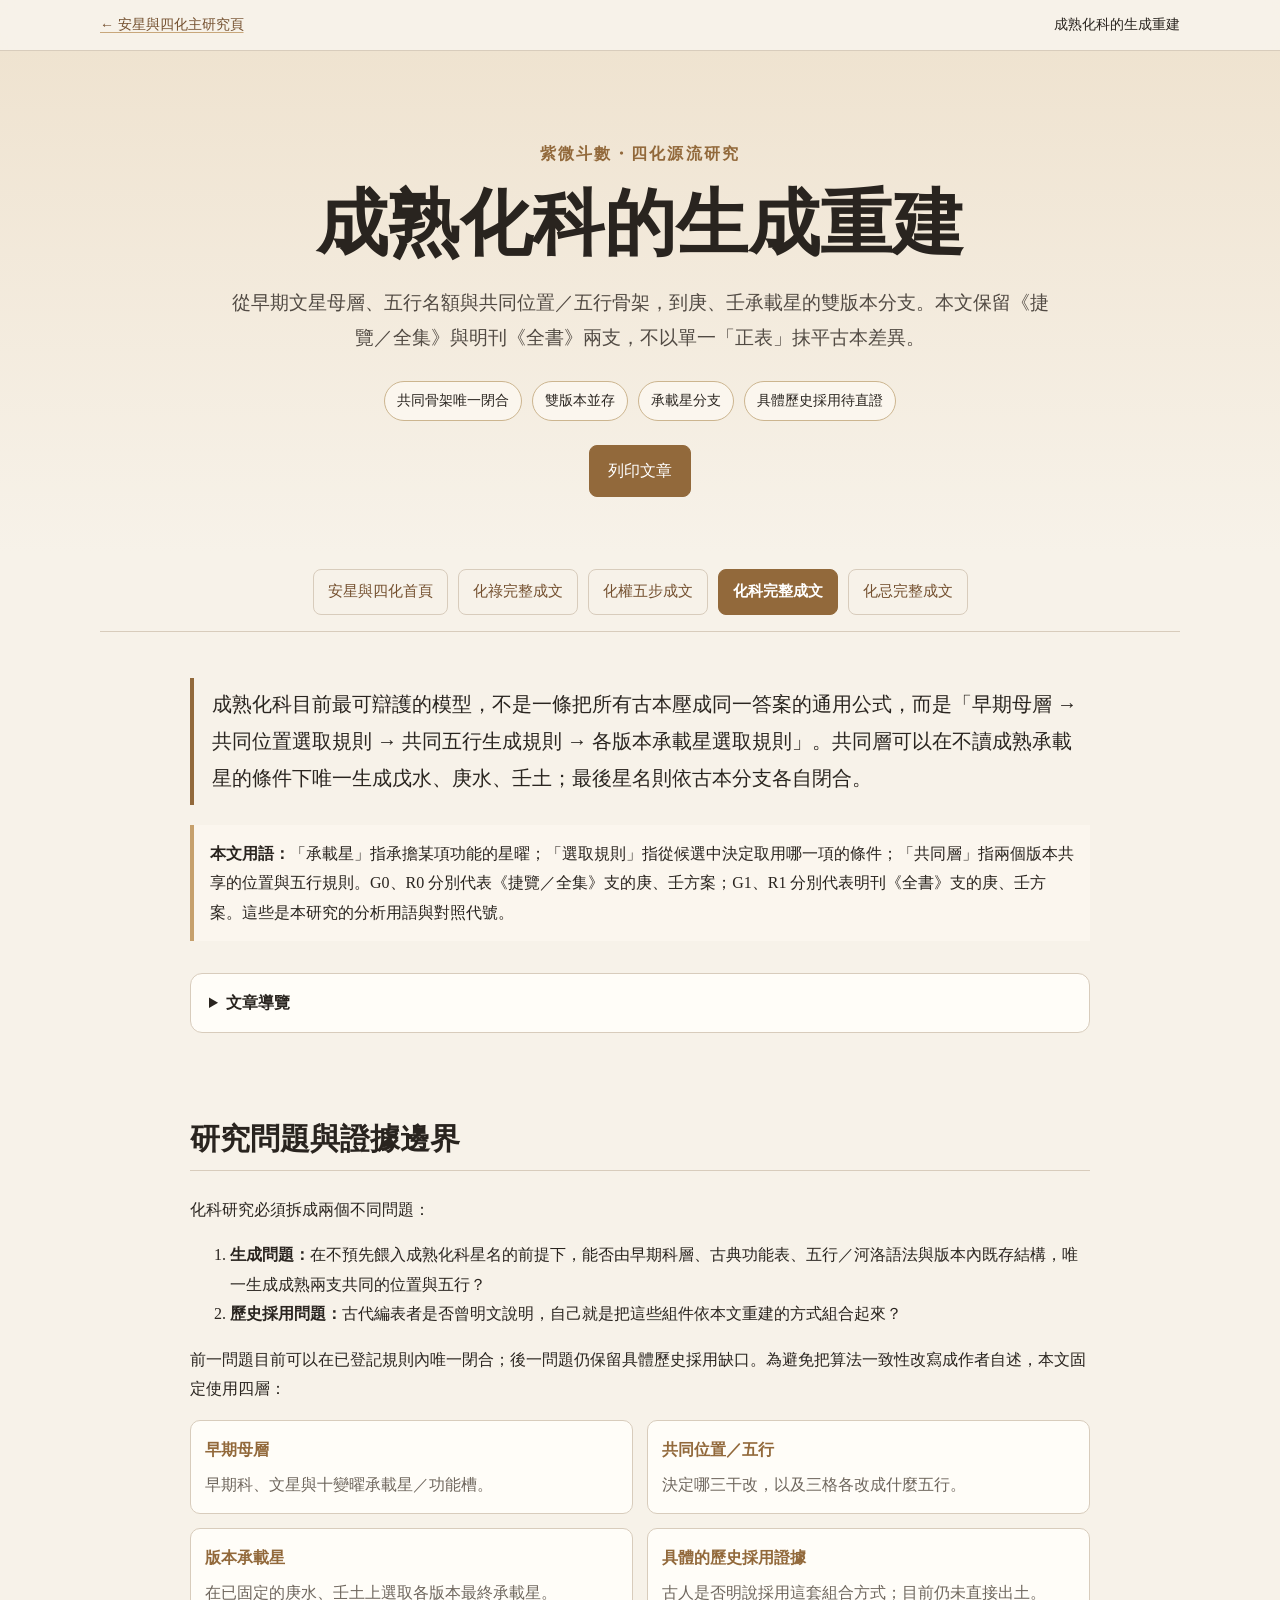
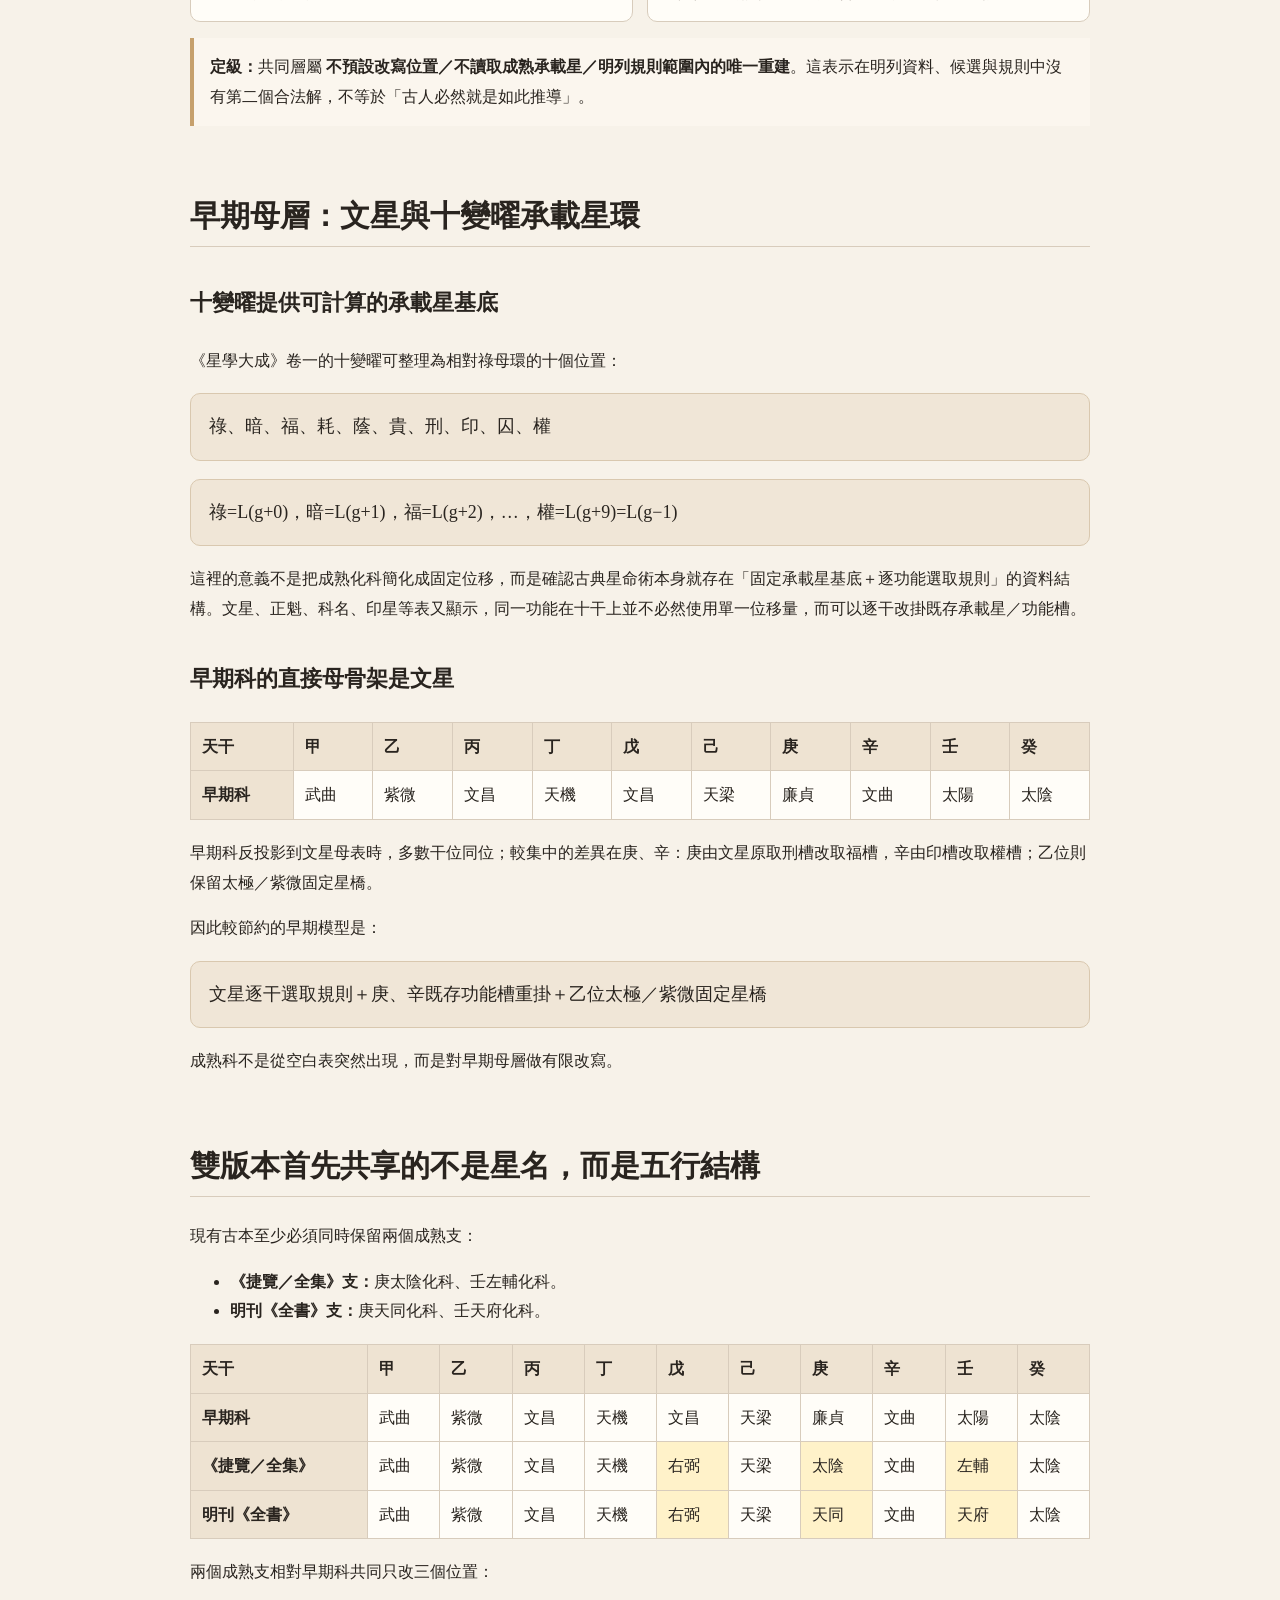
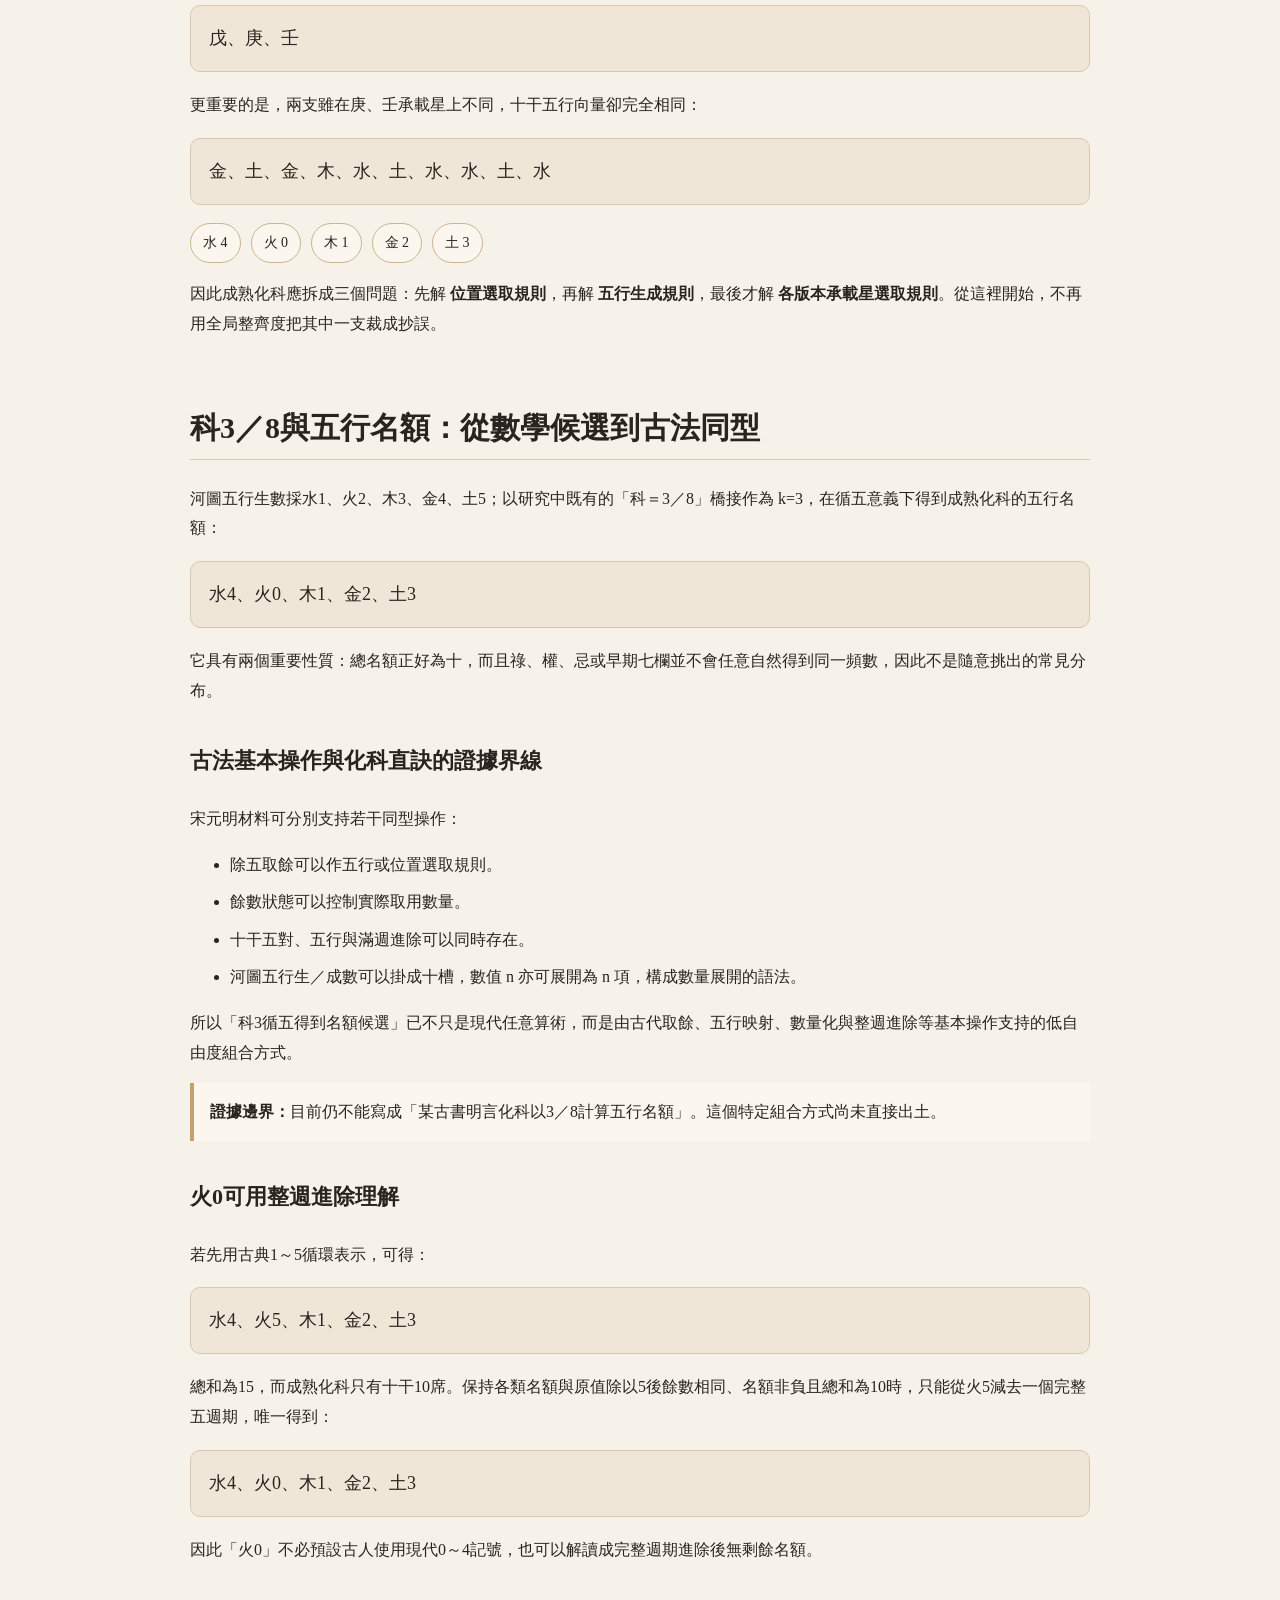
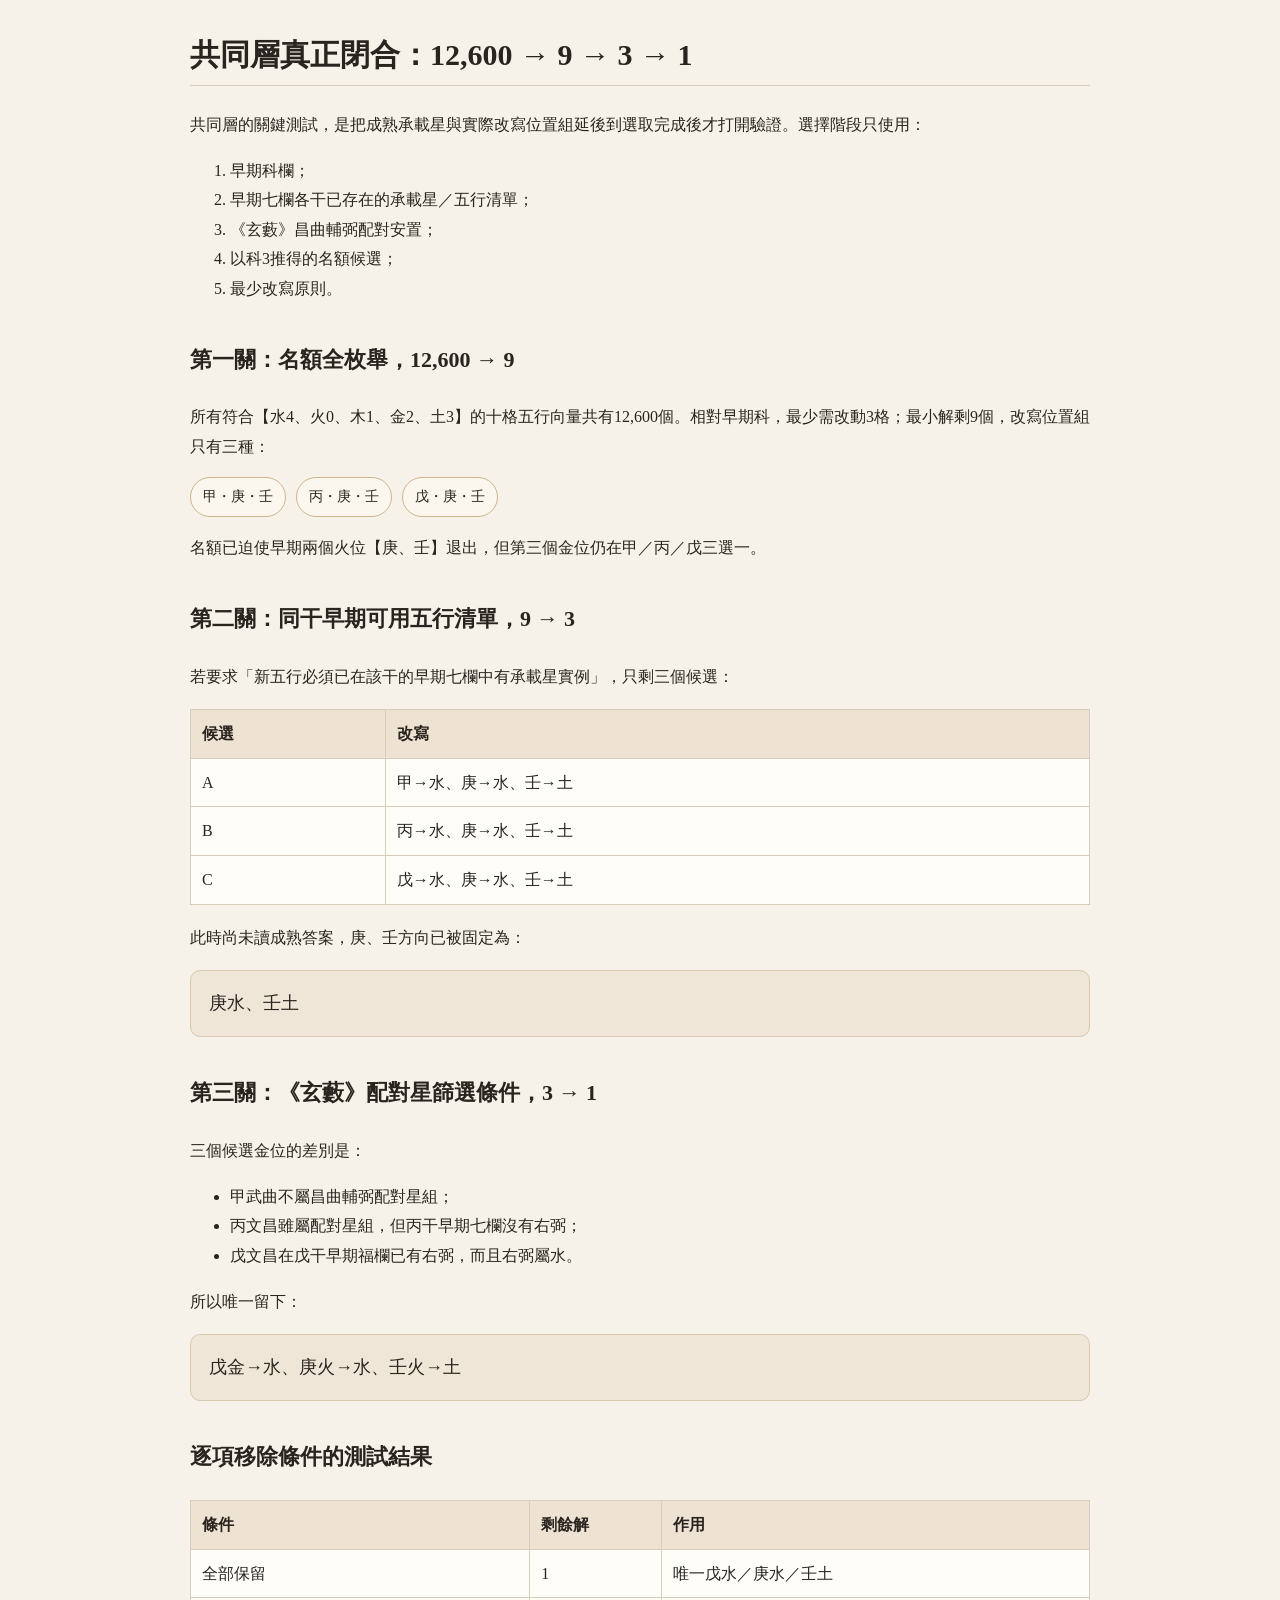
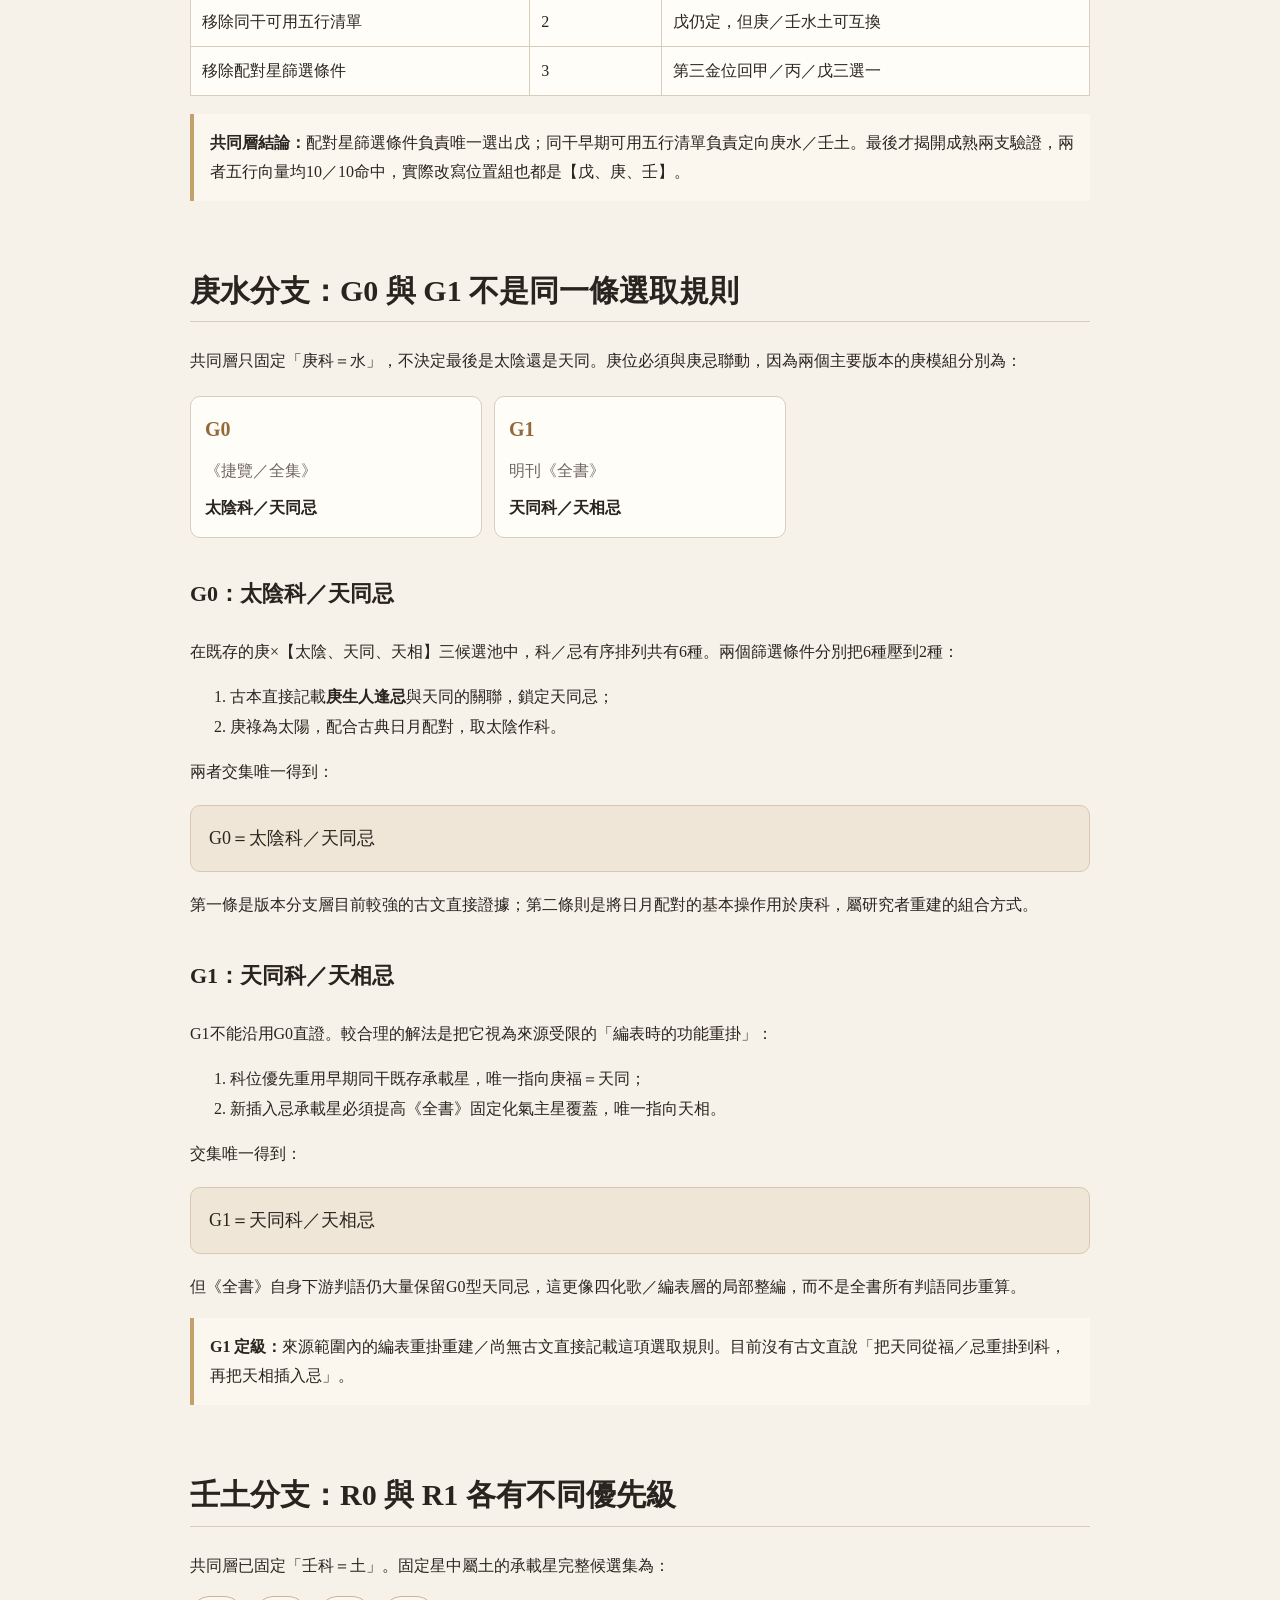
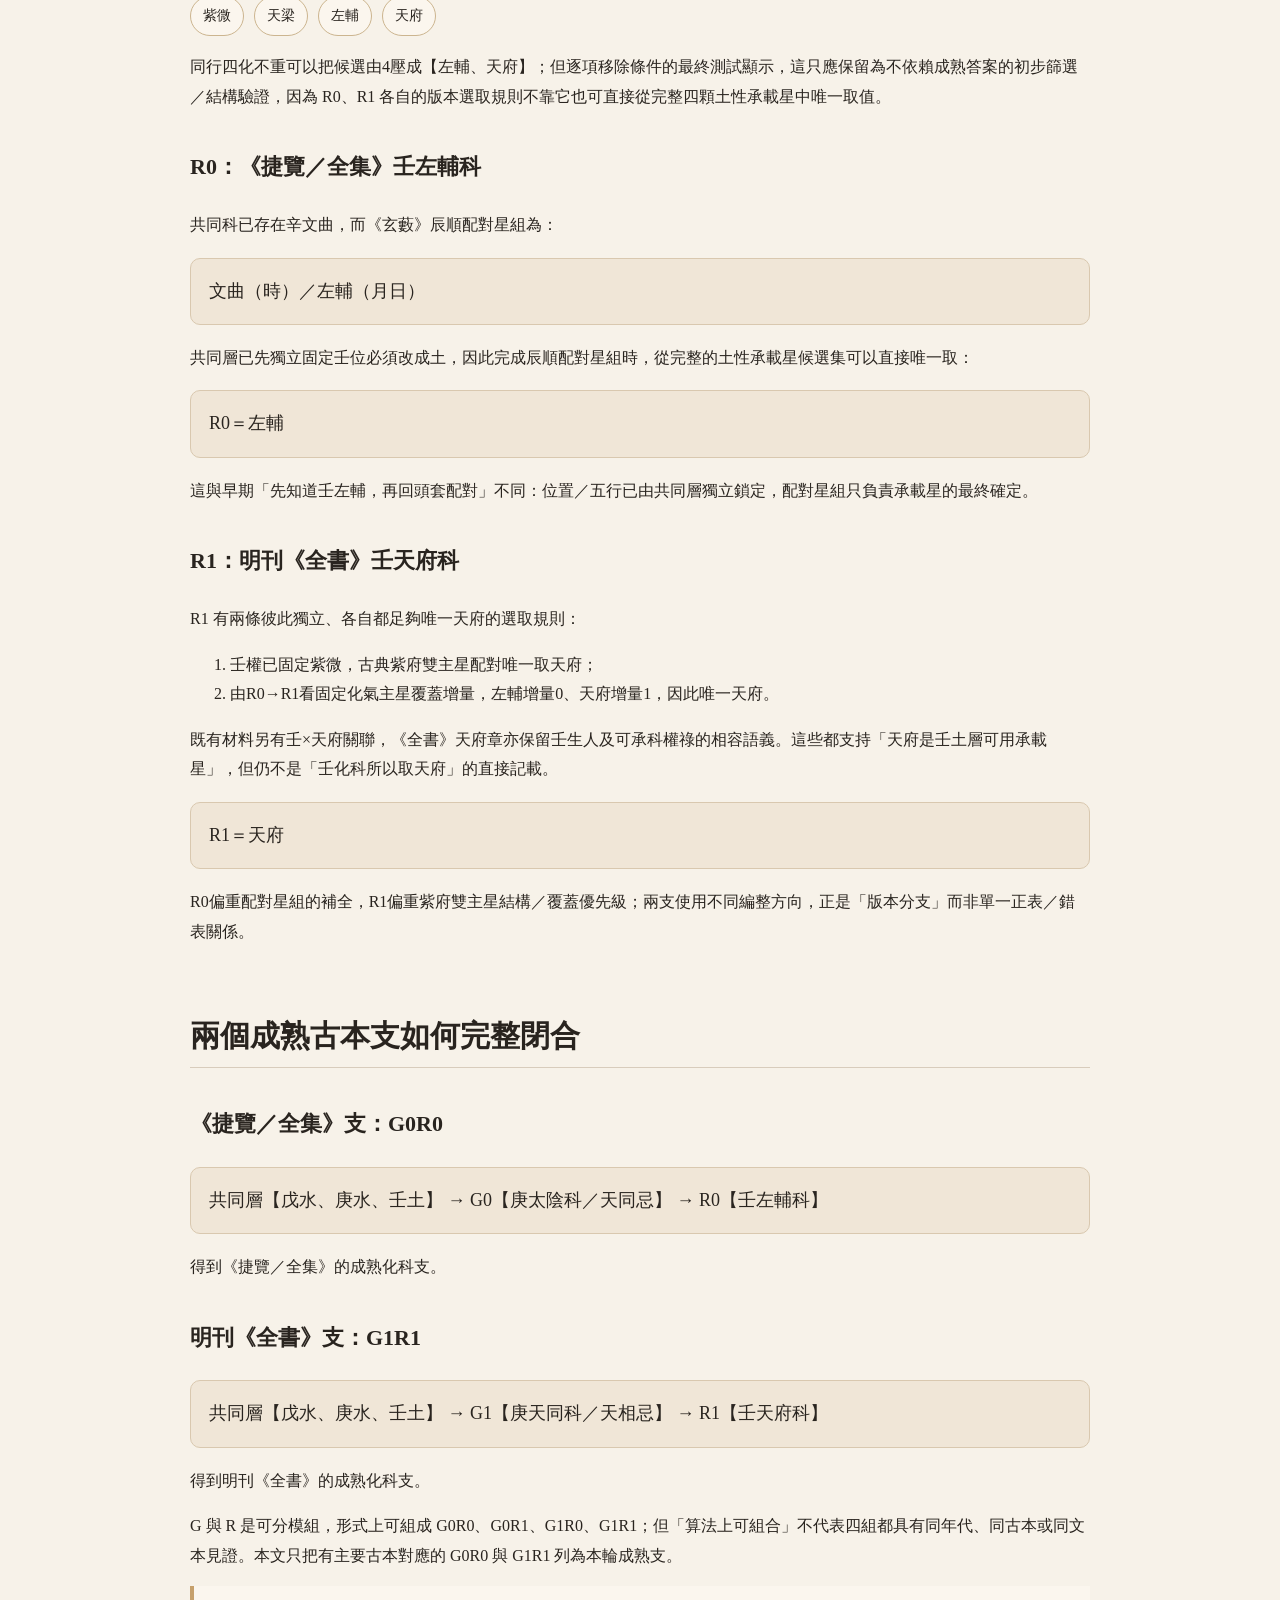
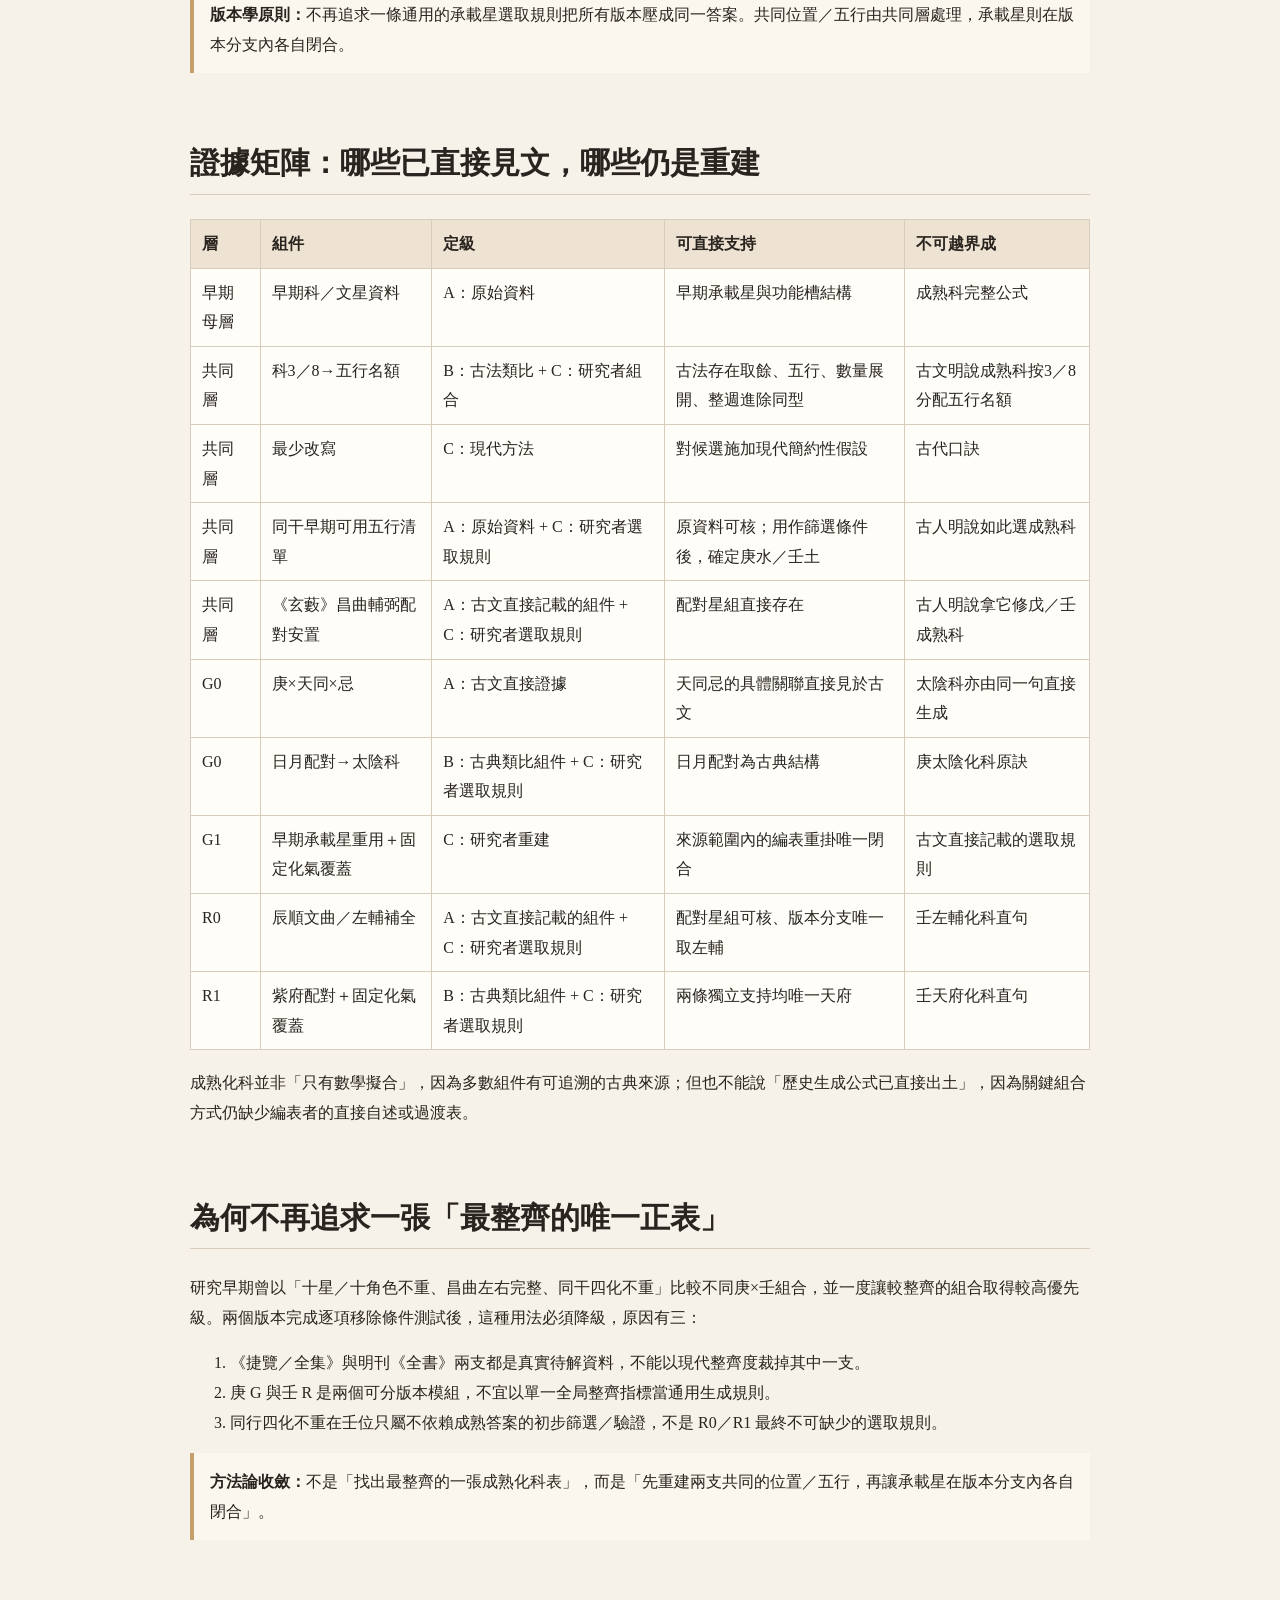
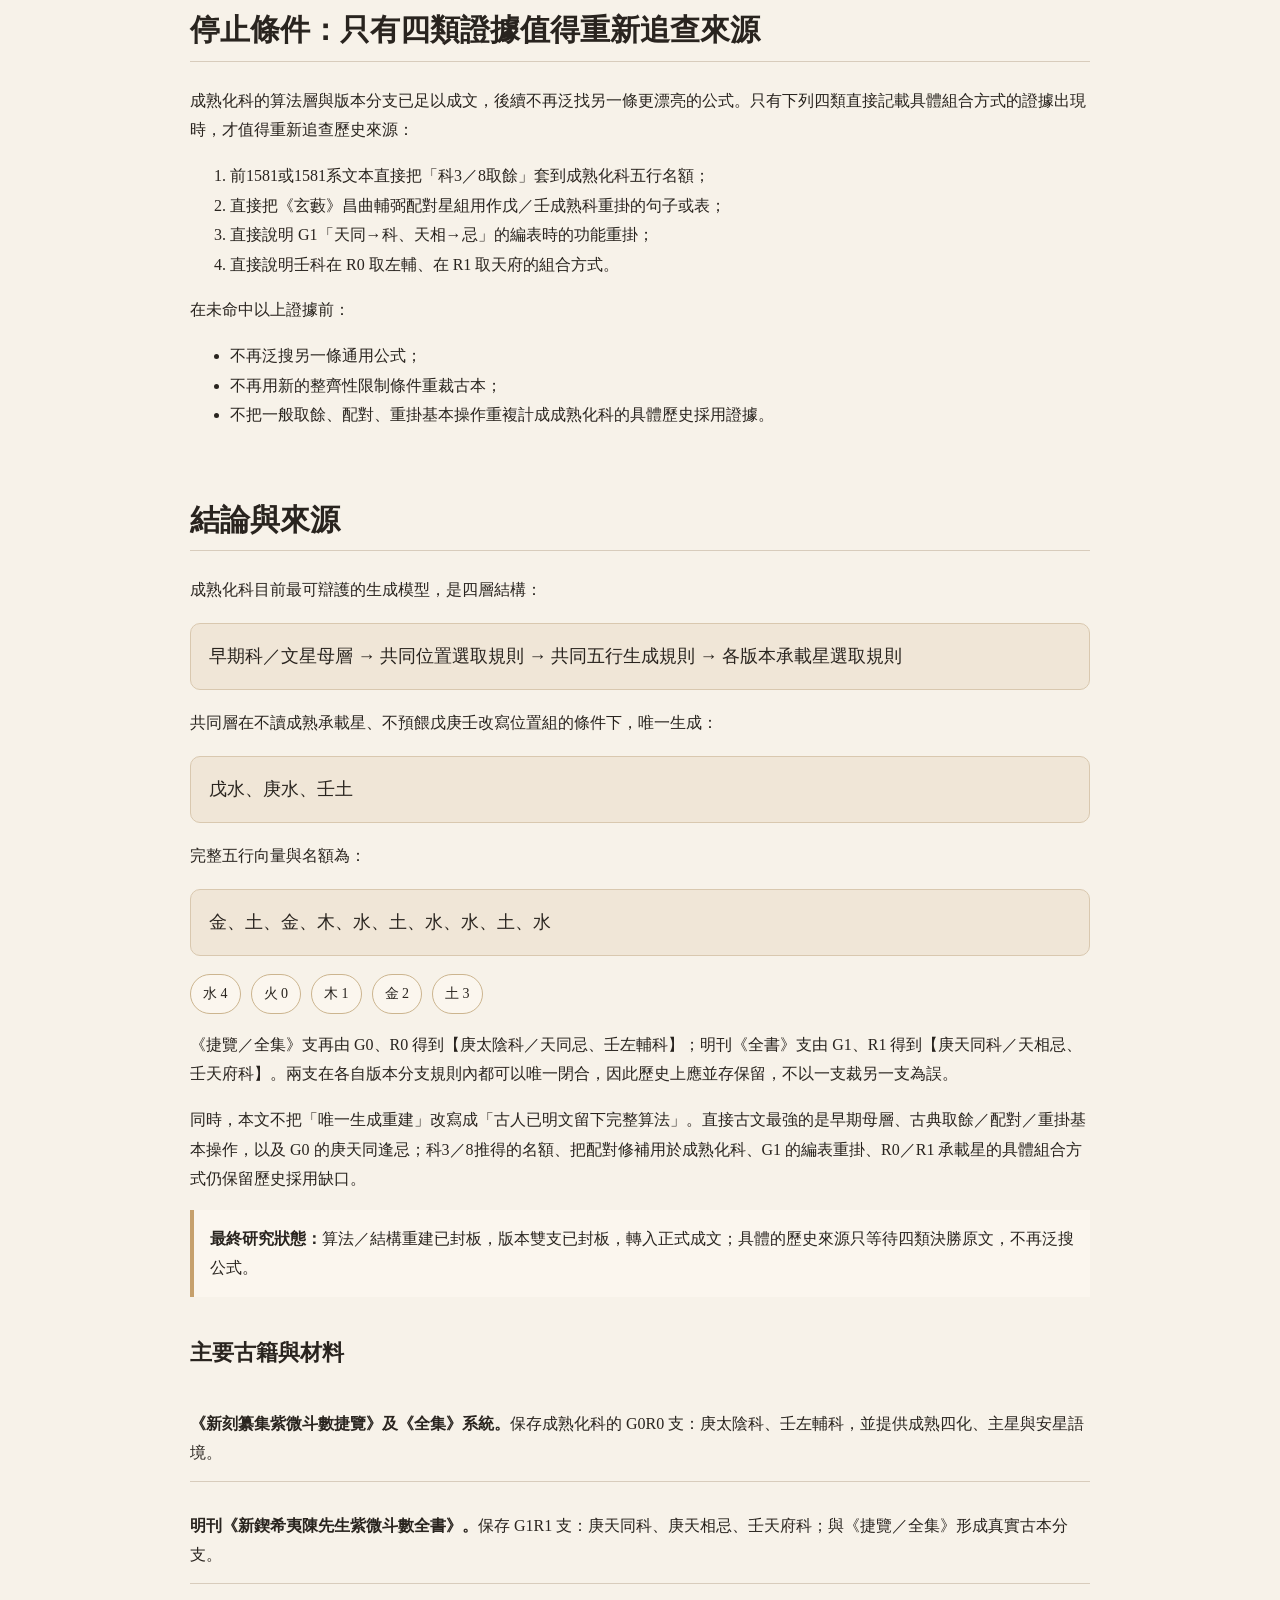
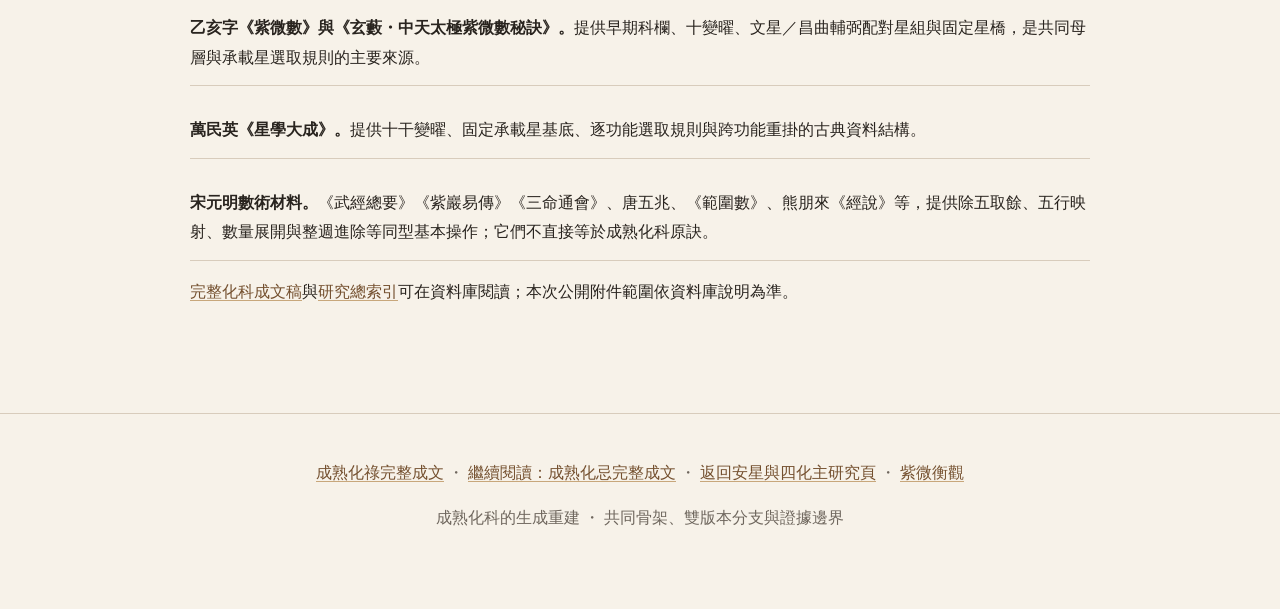
<file: website/mature-hua-ke.html>
<!doctype html>
<html lang="zh-Hant">
<head>
<meta charset="utf-8">
<meta name="viewport" content="width=device-width,initial-scale=1">
<meta name="description" content="成熟化科生成重建完整成文：從早期文星母層與五行名額、共同的位置與五行骨架，到庚壬雙版本承載星分支，並嚴格區分古籍直接證據、古法同型語法、現代形式化與尚待直證的歷史採用。">
<title>成熟化科的生成重建｜紫微衡觀研究</title>
<link rel="stylesheet" href="./assets/anxing-four-hua.css?v=4">
<link rel="canonical" href="https://ziweihengguan-coder.github.io/ziweihengguan-research/mature-hua-ke.html">
<link rel="icon" type="image/svg+xml" href="./favicon.svg">
<meta property="og:type" content="article">
<meta property="og:site_name" content="紫微衡觀研究">
<meta property="og:title" content="成熟化科的生成重建">
<meta property="og:description" content="文星母層、五行名額、共同的位置與五行骨架，以及雙版本承載星分支的完整研究成文。">
<meta property="og:url" content="https://ziweihengguan-coder.github.io/ziweihengguan-research/mature-hua-ke.html">
</head>
<body>
<nav class="article-nav" aria-label="網站導覽">
<a href="./index.html">← 安星與四化主研究頁</a>
<span>成熟化科的生成重建</span>
</nav>

<header class="hero">
<p class="eyebrow">紫微斗數・四化源流研究</p>
<h1>成熟化科的生成重建</h1>
<p class="subtitle">從早期文星母層、五行名額與共同位置／五行骨架，到庚、壬承載星的雙版本分支。本文保留《捷覽／全集》與明刊《全書》兩支，不以單一「正表」抹平古本差異。</p>
<div class="hero-tags">
<span>共同骨架唯一閉合</span>
<span>雙版本並存</span>
<span>承載星分支</span>
<span>具體歷史採用待直證</span>
</div>
<button class="print-action" id="print" type="button">列印文章</button>
</header>

<nav class="series-nav" aria-label="研究文章導覽">
<a href="./index.html">安星與四化首頁</a>
<a href="./mature-hua-lu.html">化祿完整成文</a>
<a href="./quan-five-steps.html">化權五步成文</a>
<a href="./mature-hua-ke.html" aria-current="page">化科完整成文</a>
<a href="./mature-hua-ji.html">化忌完整成文</a>
</nav>

<main>
<article>
<p class="lede">成熟化科目前最可辯護的模型，不是一條把所有古本壓成同一答案的通用公式，而是「早期母層 → 共同位置選取規則 → 共同五行生成規則 → 各版本承載星選取規則」。共同層可以在不讀成熟承載星的條件下唯一生成戊水、庚水、壬土；最後星名則依古本分支各自閉合。</p>
<p class="formula-note"><strong>本文用語：</strong>「承載星」指承擔某項功能的星曜；「選取規則」指從候選中決定取用哪一項的條件；「共同層」指兩個版本共享的位置與五行規則。G0、R0 分別代表《捷覽／全集》支的庚、壬方案；G1、R1 分別代表明刊《全書》支的庚、壬方案。這些是本研究的分析用語與對照代號。</p>

<details class="contents">
<summary>文章導覽</summary>
<nav class="toc" aria-label="文章目錄">
<a href="#chapter-1">研究問題與證據邊界</a>
<a href="#chapter-2">早期母層：文星與十變曜</a>
<a href="#chapter-3">雙版本共享的五行結構</a>
<a href="#chapter-4">科3／8與五行名額</a>
<a href="#chapter-5">共同層：12,600→9→3→1</a>
<a href="#chapter-6">庚水分支：G0／G1</a>
<a href="#chapter-7">壬土分支：R0／R1</a>
<a href="#chapter-8">兩個成熟古本支</a>
<a href="#chapter-9">證據矩陣</a>
<a href="#chapter-10">為何不再追求單一正表</a>
<a href="#chapter-11">停止條件與可重開證據</a>
<a href="#chapter-12">結論與來源</a>
</nav>
</details>

<section id="chapter-1">
<h2>研究問題與證據邊界</h2>
<p>化科研究必須拆成兩個不同問題：</p>
<ol>
<li><strong>生成問題：</strong>在不預先餵入成熟化科星名的前提下，能否由早期科層、古典功能表、五行／河洛語法與版本內既存結構，唯一生成成熟兩支共同的位置與五行？</li>
<li><strong>歷史採用問題：</strong>古代編表者是否曾明文說明，自己就是把這些組件依本文重建的方式組合起來？</li>
</ol>
<p>前一問題目前可以在已登記規則內唯一閉合；後一問題仍保留具體歷史採用缺口。為避免把算法一致性改寫成作者自述，本文固定使用四層：</p>
<div class="status-grid">
<div><b>早期母層</b><span>早期科、文星與十變曜承載星／功能槽。</span></div>
<div><b>共同位置／五行</b><span>決定哪三干改，以及三格各改成什麼五行。</span></div>
<div><b>版本承載星</b><span>在已固定的庚水、壬土上選取各版本最終承載星。</span></div>
<div><b>具體的歷史採用證據</b><span>古人是否明說採用這套組合方式；目前仍未直接出土。</span></div>
</div>
<p class="callout"><strong>定級：</strong>共同層屬 <strong>不預設改寫位置／不讀取成熟承載星／明列規則範圍內的唯一重建</strong>。這表示在明列資料、候選與規則中沒有第二個合法解，不等於「古人必然就是如此推導」。</p>
</section>

<section id="chapter-2">
<h2>早期母層：文星與十變曜承載星環</h2>
<h3>十變曜提供可計算的承載星基底</h3>
<p>《星學大成》卷一的十變曜可整理為相對祿母環的十個位置：</p>
<div class="formula">祿、暗、福、耗、蔭、貴、刑、印、囚、權</div>
<div class="formula">祿=L(g+0)，暗=L(g+1)，福=L(g+2)，…，權=L(g+9)=L(g−1)</div>
<p>這裡的意義不是把成熟化科簡化成固定位移，而是確認古典星命術本身就存在「固定承載星基底＋逐功能選取規則」的資料結構。文星、正魁、科名、印星等表又顯示，同一功能在十干上並不必然使用單一位移量，而可以逐干改掛既存承載星／功能槽。</p>

<h3>早期科的直接母骨架是文星</h3>
<div class="table-wrap">
<table>
<thead><tr><th>天干</th><th>甲</th><th>乙</th><th>丙</th><th>丁</th><th>戊</th><th>己</th><th>庚</th><th>辛</th><th>壬</th><th>癸</th></tr></thead>
<tbody><tr><th>早期科</th><td>武曲</td><td>紫微</td><td>文昌</td><td>天機</td><td>文昌</td><td>天梁</td><td>廉貞</td><td>文曲</td><td>太陽</td><td>太陰</td></tr></tbody>
</table>
</div>
<p>早期科反投影到文星母表時，多數干位同位；較集中的差異在庚、辛：庚由文星原取刑槽改取福槽，辛由印槽改取權槽；乙位則保留太極／紫微固定星橋。</p>
<p>因此較節約的早期模型是：</p>
<div class="formula">文星逐干選取規則＋庚、辛既存功能槽重掛＋乙位太極／紫微固定星橋</div>
<p>成熟科不是從空白表突然出現，而是對早期母層做有限改寫。</p>
</section>

<section id="chapter-3">
<h2>雙版本首先共享的不是星名，而是五行結構</h2>
<p>現有古本至少必須同時保留兩個成熟支：</p>
<ul>
<li><strong>《捷覽／全集》支：</strong>庚太陰化科、壬左輔化科。</li>
<li><strong>明刊《全書》支：</strong>庚天同化科、壬天府化科。</li>
</ul>
<div class="table-wrap">
<table>
<thead><tr><th>天干</th><th>甲</th><th>乙</th><th>丙</th><th>丁</th><th>戊</th><th>己</th><th>庚</th><th>辛</th><th>壬</th><th>癸</th></tr></thead>
<tbody>
<tr><th>早期科</th><td>武曲</td><td>紫微</td><td>文昌</td><td>天機</td><td>文昌</td><td>天梁</td><td>廉貞</td><td>文曲</td><td>太陽</td><td>太陰</td></tr>
<tr><th>《捷覽／全集》</th><td>武曲</td><td>紫微</td><td>文昌</td><td>天機</td><td class="changed">右弼</td><td>天梁</td><td class="changed">太陰</td><td>文曲</td><td class="changed">左輔</td><td>太陰</td></tr>
<tr><th>明刊《全書》</th><td>武曲</td><td>紫微</td><td>文昌</td><td>天機</td><td class="changed">右弼</td><td>天梁</td><td class="changed">天同</td><td>文曲</td><td class="changed">天府</td><td>太陰</td></tr>
</tbody>
</table>
</div>
<p>兩個成熟支相對早期科共同只改三個位置：</p>
<div class="formula">戊、庚、壬</div>
<p>更重要的是，兩支雖在庚、壬承載星上不同，十干五行向量卻完全相同：</p>
<div class="formula">金、土、金、木、水、土、水、水、土、水</div>
<div class="quota-list">
<span>水 4</span><span>火 0</span><span>木 1</span><span>金 2</span><span>土 3</span>
</div>
<p>因此成熟化科應拆成三個問題：先解 <strong>位置選取規則</strong>，再解 <strong>五行生成規則</strong>，最後才解 <strong>各版本承載星選取規則</strong>。從這裡開始，不再用全局整齊度把其中一支裁成抄誤。</p>
</section>

<section id="chapter-4">
<h2>科3／8與五行名額：從數學候選到古法同型</h2>
<p>河圖五行生數採水1、火2、木3、金4、土5；以研究中既有的「科＝3／8」橋接作為 k=3，在循五意義下得到成熟化科的五行名額：</p>
<div class="formula">水4、火0、木1、金2、土3</div>
<p>它具有兩個重要性質：總名額正好為十，而且祿、權、忌或早期七欄並不會任意自然得到同一頻數，因此不是隨意挑出的常見分布。</p>

<h3>古法基本操作與化科直訣的證據界線</h3>
<p>宋元明材料可分別支持若干同型操作：</p>
<ul class="evidence-list">
<li>除五取餘可以作五行或位置選取規則。</li>
<li>餘數狀態可以控制實際取用數量。</li>
<li>十干五對、五行與滿週進除可以同時存在。</li>
<li>河圖五行生／成數可以掛成十槽，數值 n 亦可展開為 n 項，構成數量展開的語法。</li>
</ul>
<p>所以「科3循五得到名額候選」已不只是現代任意算術，而是由古代取餘、五行映射、數量化與整週進除等基本操作支持的低自由度組合方式。</p>
<p class="formula-note"><strong>證據邊界：</strong>目前仍不能寫成「某古書明言化科以3／8計算五行名額」。這個特定組合方式尚未直接出土。</p>

<h3>火0可用整週進除理解</h3>
<p>若先用古典1～5循環表示，可得：</p>
<div class="formula">水4、火5、木1、金2、土3</div>
<p>總和為15，而成熟化科只有十干10席。保持各類名額與原值除以5後餘數相同、名額非負且總和為10時，只能從火5減去一個完整五週期，唯一得到：</p>
<div class="formula">水4、火0、木1、金2、土3</div>
<p>因此「火0」不必預設古人使用現代0～4記號，也可以解讀成完整週期進除後無剩餘名額。</p>
</section>

<section id="chapter-5">
<h2>共同層真正閉合：12,600 → 9 → 3 → 1</h2>
<p>共同層的關鍵測試，是把成熟承載星與實際改寫位置組延後到選取完成後才打開驗證。選擇階段只使用：</p>
<ol>
<li>早期科欄；</li>
<li>早期七欄各干已存在的承載星／五行清單；</li>
<li>《玄藪》昌曲輔弼配對安置；</li>
<li>以科3推得的名額候選；</li>
<li>最少改寫原則。</li>
</ol>

<h3>第一關：名額全枚舉，12,600 → 9</h3>
<p>所有符合【水4、火0、木1、金2、土3】的十格五行向量共有12,600個。相對早期科，最少需改動3格；最小解剩9個，改寫位置組只有三種：</p>
<div class="quota-list">
<span>甲・庚・壬</span><span>丙・庚・壬</span><span>戊・庚・壬</span>
</div>
<p>名額已迫使早期兩個火位【庚、壬】退出，但第三個金位仍在甲／丙／戊三選一。</p>

<h3>第二關：同干早期可用五行清單，9 → 3</h3>
<p>若要求「新五行必須已在該干的早期七欄中有承載星實例」，只剩三個候選：</p>
<div class="table-wrap">
<table>
<thead><tr><th>候選</th><th>改寫</th></tr></thead>
<tbody>
<tr><td>A</td><td>甲→水、庚→水、壬→土</td></tr>
<tr><td>B</td><td>丙→水、庚→水、壬→土</td></tr>
<tr><td>C</td><td>戊→水、庚→水、壬→土</td></tr>
</tbody>
</table>
</div>
<p>此時尚未讀成熟答案，庚、壬方向已被固定為：</p>
<div class="formula">庚水、壬土</div>

<h3>第三關：《玄藪》配對星篩選條件，3 → 1</h3>
<p>三個候選金位的差別是：</p>
<ul>
<li>甲武曲不屬昌曲輔弼配對星組；</li>
<li>丙文昌雖屬配對星組，但丙干早期七欄沒有右弼；</li>
<li>戊文昌在戊干早期福欄已有右弼，而且右弼屬水。</li>
</ul>
<p>所以唯一留下：</p>
<div class="formula">戊金→水、庚火→水、壬火→土</div>

<h3>逐項移除條件的測試結果</h3>
<div class="table-wrap">
<table>
<thead><tr><th>條件</th><th>剩餘解</th><th>作用</th></tr></thead>
<tbody>
<tr><td>全部保留</td><td>1</td><td>唯一戊水／庚水／壬土</td></tr>
<tr><td>移除同干可用五行清單</td><td>2</td><td>戊仍定，但庚／壬水土可互換</td></tr>
<tr><td>移除配對星篩選條件</td><td>3</td><td>第三金位回甲／丙／戊三選一</td></tr>
</tbody>
</table>
</div>
<p class="callout"><strong>共同層結論：</strong>配對星篩選條件負責唯一選出戊；同干早期可用五行清單負責定向庚水／壬土。最後才揭開成熟兩支驗證，兩者五行向量均10／10命中，實際改寫位置組也都是【戊、庚、壬】。</p>
</section>

<section id="chapter-6">
<h2>庚水分支：G0 與 G1 不是同一條選取規則</h2>
<p>共同層只固定「庚科＝水」，不決定最後是太陰還是天同。庚位必須與庚忌聯動，因為兩個主要版本的庚模組分別為：</p>
<div class="cycle-cards">
<div><b>G0</b><span>《捷覽／全集》</span><strong>太陰科／天同忌</strong></div>
<div><b>G1</b><span>明刊《全書》</span><strong>天同科／天相忌</strong></div>
</div>

<h3>G0：太陰科／天同忌</h3>
<p>在既存的庚×【太陰、天同、天相】三候選池中，科／忌有序排列共有6種。兩個篩選條件分別把6種壓到2種：</p>
<ol>
<li>古本直接記載<strong>庚生人逢忌</strong>與天同的關聯，鎖定天同忌；</li>
<li>庚祿為太陽，配合古典日月配對，取太陰作科。</li>
</ol>
<p>兩者交集唯一得到：</p>
<div class="formula">G0＝太陰科／天同忌</div>
<p>第一條是版本分支層目前較強的古文直接證據；第二條則是將日月配對的基本操作用於庚科，屬研究者重建的組合方式。</p>

<h3>G1：天同科／天相忌</h3>
<p>G1不能沿用G0直證。較合理的解法是把它視為來源受限的「編表時的功能重掛」：</p>
<ol>
<li>科位優先重用早期同干既存承載星，唯一指向庚福＝天同；</li>
<li>新插入忌承載星必須提高《全書》固定化氣主星覆蓋，唯一指向天相。</li>
</ol>
<p>交集唯一得到：</p>
<div class="formula">G1＝天同科／天相忌</div>
<p>但《全書》自身下游判語仍大量保留G0型天同忌，這更像四化歌／編表層的局部整編，而不是全書所有判語同步重算。</p>
<p class="formula-note"><strong>G1 定級：</strong>來源範圍內的編表重掛重建／尚無古文直接記載這項選取規則。目前沒有古文直說「把天同從福／忌重掛到科，再把天相插入忌」。</p>
</section>

<section id="chapter-7">
<h2>壬土分支：R0 與 R1 各有不同優先級</h2>
<p>共同層已固定「壬科＝土」。固定星中屬土的承載星完整候選集為：</p>
<div class="quota-list">
<span>紫微</span><span>天梁</span><span>左輔</span><span>天府</span>
</div>
<p>同行四化不重可以把候選由4壓成【左輔、天府】；但逐項移除條件的最終測試顯示，這只應保留為不依賴成熟答案的初步篩選／結構驗證，因為 R0、R1 各自的版本選取規則不靠它也可直接從完整四顆土性承載星中唯一取值。</p>

<h3>R0：《捷覽／全集》壬左輔科</h3>
<p>共同科已存在辛文曲，而《玄藪》辰順配對星組為：</p>
<div class="formula">文曲（時）／左輔（月日）</div>
<p>共同層已先獨立固定壬位必須改成土，因此完成辰順配對星組時，從完整的土性承載星候選集可以直接唯一取：</p>
<div class="formula">R0＝左輔</div>
<p>這與早期「先知道壬左輔，再回頭套配對」不同：位置／五行已由共同層獨立鎖定，配對星組只負責承載星的最終確定。</p>

<h3>R1：明刊《全書》壬天府科</h3>
<p>R1 有兩條彼此獨立、各自都足夠唯一天府的選取規則：</p>
<ol>
<li>壬權已固定紫微，古典紫府雙主星配對唯一取天府；</li>
<li>由R0→R1看固定化氣主星覆蓋增量，左輔增量0、天府增量1，因此唯一天府。</li>
</ol>
<p>既有材料另有壬×天府關聯，《全書》天府章亦保留壬生人及可承科權祿的相容語義。這些都支持「天府是壬土層可用承載星」，但仍不是「壬化科所以取天府」的直接記載。</p>
<div class="formula">R1＝天府</div>
<p>R0偏重配對星組的補全，R1偏重紫府雙主星結構／覆蓋優先級；兩支使用不同編整方向，正是「版本分支」而非單一正表／錯表關係。</p>
</section>

<section id="chapter-8">
<h2>兩個成熟古本支如何完整閉合</h2>
<h3>《捷覽／全集》支：G0R0</h3>
<div class="formula">共同層【戊水、庚水、壬土】 → G0【庚太陰科／天同忌】 → R0【壬左輔科】</div>
<p>得到《捷覽／全集》的成熟化科支。</p>

<h3>明刊《全書》支：G1R1</h3>
<div class="formula">共同層【戊水、庚水、壬土】 → G1【庚天同科／天相忌】 → R1【壬天府科】</div>
<p>得到明刊《全書》的成熟化科支。</p>

<p>G 與 R 是可分模組，形式上可組成 G0R0、G0R1、G1R0、G1R1；但「算法上可組合」不代表四組都具有同年代、同古本或同文本見證。本文只把有主要古本對應的 G0R0 與 G1R1 列為本輪成熟支。</p>
<p class="callout"><strong>版本學原則：</strong>不再追求一條通用的承載星選取規則把所有版本壓成同一答案。共同位置／五行由共同層處理，承載星則在版本分支內各自閉合。</p>
</section>

<section id="chapter-9">
<h2>證據矩陣：哪些已直接見文，哪些仍是重建</h2>
<div class="table-wrap">
<table>
<thead><tr><th>層</th><th>組件</th><th>定級</th><th>可直接支持</th><th>不可越界成</th></tr></thead>
<tbody>
<tr><td>早期母層</td><td>早期科／文星資料</td><td>A：原始資料</td><td>早期承載星與功能槽結構</td><td>成熟科完整公式</td></tr>
<tr><td>共同層</td><td>科3／8→五行名額</td><td>B：古法類比 + C：研究者組合</td><td>古法存在取餘、五行、數量展開、整週進除同型</td><td>古文明說成熟科按3／8分配五行名額</td></tr>
<tr><td>共同層</td><td>最少改寫</td><td>C：現代方法</td><td>對候選施加現代簡約性假設</td><td>古代口訣</td></tr>
<tr><td>共同層</td><td>同干早期可用五行清單</td><td>A：原始資料 + C：研究者選取規則</td><td>原資料可核；用作篩選條件後，確定庚水／壬土</td><td>古人明說如此選成熟科</td></tr>
<tr><td>共同層</td><td>《玄藪》昌曲輔弼配對安置</td><td>A：古文直接記載的組件 + C：研究者選取規則</td><td>配對星組直接存在</td><td>古人明說拿它修戊／壬成熟科</td></tr>
<tr><td>G0</td><td>庚×天同×忌</td><td>A：古文直接證據</td><td>天同忌的具體關聯直接見於古文</td><td>太陰科亦由同一句直接生成</td></tr>
<tr><td>G0</td><td>日月配對→太陰科</td><td>B：古典類比組件 + C：研究者選取規則</td><td>日月配對為古典結構</td><td>庚太陰化科原訣</td></tr>
<tr><td>G1</td><td>早期承載星重用＋固定化氣覆蓋</td><td>C：研究者重建</td><td>來源範圍內的編表重掛唯一閉合</td><td>古文直接記載的選取規則</td></tr>
<tr><td>R0</td><td>辰順文曲／左輔補全</td><td>A：古文直接記載的組件 + C：研究者選取規則</td><td>配對星組可核、版本分支唯一取左輔</td><td>壬左輔化科直句</td></tr>
<tr><td>R1</td><td>紫府配對＋固定化氣覆蓋</td><td>B：古典類比組件 + C：研究者選取規則</td><td>兩條獨立支持均唯一天府</td><td>壬天府化科直句</td></tr>
</tbody>
</table>
</div>
<p>成熟化科並非「只有數學擬合」，因為多數組件有可追溯的古典來源；但也不能說「歷史生成公式已直接出土」，因為關鍵組合方式仍缺少編表者的直接自述或過渡表。</p>
</section>

<section id="chapter-10">
<h2>為何不再追求一張「最整齊的唯一正表」</h2>
<p>研究早期曾以「十星／十角色不重、昌曲左右完整、同干四化不重」比較不同庚×壬組合，並一度讓較整齊的組合取得較高優先級。兩個版本完成逐項移除條件測試後，這種用法必須降級，原因有三：</p>
<ol>
<li>《捷覽／全集》與明刊《全書》兩支都是真實待解資料，不能以現代整齊度裁掉其中一支。</li>
<li>庚 G 與壬 R 是兩個可分版本模組，不宜以單一全局整齊指標當通用生成規則。</li>
<li>同行四化不重在壬位只屬不依賴成熟答案的初步篩選／驗證，不是 R0／R1 最終不可缺少的選取規則。</li>
</ol>
<p class="formula-note"><strong>方法論收斂：</strong>不是「找出最整齊的一張成熟化科表」，而是「先重建兩支共同的位置／五行，再讓承載星在版本分支內各自閉合」。</p>
</section>

<section id="chapter-11">
<h2>停止條件：只有四類證據值得重新追查來源</h2>
<p>成熟化科的算法層與版本分支已足以成文，後續不再泛找另一條更漂亮的公式。只有下列四類直接記載具體組合方式的證據出現時，才值得重新追查歷史來源：</p>
<ol>
<li>前1581或1581系文本直接把「科3／8取餘」套到成熟化科五行名額；</li>
<li>直接把《玄藪》昌曲輔弼配對星組用作戊／壬成熟科重掛的句子或表；</li>
<li>直接說明 G1「天同→科、天相→忌」的編表時的功能重掛；</li>
<li>直接說明壬科在 R0 取左輔、在 R1 取天府的組合方式。</li>
</ol>
<p>在未命中以上證據前：</p>
<ul>
<li>不再泛搜另一條通用公式；</li>
<li>不再用新的整齊性限制條件重裁古本；</li>
<li>不把一般取餘、配對、重掛基本操作重複計成成熟化科的具體歷史採用證據。</li>
</ul>
</section>

<section id="chapter-12">
<h2>結論與來源</h2>
<p>成熟化科目前最可辯護的生成模型，是四層結構：</p>
<div class="formula">早期科／文星母層 → 共同位置選取規則 → 共同五行生成規則 → 各版本承載星選取規則</div>
<p>共同層在不讀成熟承載星、不預餵戊庚壬改寫位置組的條件下，唯一生成：</p>
<div class="formula">戊水、庚水、壬土</div>
<p>完整五行向量與名額為：</p>
<div class="formula">金、土、金、木、水、土、水、水、土、水</div>
<div class="quota-list">
<span>水 4</span><span>火 0</span><span>木 1</span><span>金 2</span><span>土 3</span>
</div>
<p>《捷覽／全集》支再由 G0、R0 得到【庚太陰科／天同忌、壬左輔科】；明刊《全書》支由 G1、R1 得到【庚天同科／天相忌、壬天府科】。兩支在各自版本分支規則內都可以唯一閉合，因此歷史上應並存保留，不以一支裁另一支為誤。</p>
<p>同時，本文不把「唯一生成重建」改寫成「古人已明文留下完整算法」。直接古文最強的是早期母層、古典取餘／配對／重掛基本操作，以及 G0 的庚天同逢忌；科3／8推得的名額、把配對修補用於成熟化科、G1 的編表重掛、R0／R1 承載星的具體組合方式仍保留歷史採用缺口。</p>
<p class="callout"><strong>最終研究狀態：</strong>算法／結構重建已封板，版本雙支已封板，轉入正式成文；具體的歷史來源只等待四類決勝原文，不再泛搜公式。</p>

<h3>主要古籍與材料</h3>
<div class="sources">
<p><strong>《新刻纂集紫微斗數捷覽》及《全集》系統。</strong>保存成熟化科的 G0R0 支：庚太陰科、壬左輔科，並提供成熟四化、主星與安星語境。</p>
<p><strong>明刊《新鍥希夷陳先生紫微斗數全書》。</strong>保存 G1R1 支：庚天同科、庚天相忌、壬天府科；與《捷覽／全集》形成真實古本分支。</p>
<p><strong>乙亥字《紫微數》與《玄藪・中天太極紫微數秘訣》。</strong>提供早期科欄、十變曜、文星／昌曲輔弼配對星組與固定星橋，是共同母層與承載星選取規則的主要來源。</p>
<p><strong>萬民英《星學大成》。</strong>提供十干變曜、固定承載星基底、逐功能選取規則與跨功能重掛的古典資料結構。</p>
<p><strong>宋元明數術材料。</strong>《武經總要》《紫巖易傳》《三命通會》、唐五兆、《範圍數》、熊朋來《經說》等，提供除五取餘、五行映射、數量展開與整週進除等同型基本操作；它們不直接等於成熟化科原訣。</p>
</div>
<p><a href="https://github.com/ziweihengguan-coder/ziweihengguan-research/blob/main/research/飛星四化_成熟化科生成重建_研究成文稿_20261006.md">完整化科成文稿</a>與<a href="https://github.com/ziweihengguan-coder/ziweihengguan-research/blob/main/research/飛星四化_研究總索引.md">研究總索引</a>可在資料庫閱讀；本次公開附件範圍依資料庫說明為準。</p>
</section>

</article>
</main>

<footer>
<p><a href="./mature-hua-lu.html">成熟化祿完整成文</a> ・ <a href="./mature-hua-ji.html">繼續閱讀：成熟化忌完整成文</a> ・ <a href="./index.html">返回安星與四化主研究頁</a> ・ <a href="https://ziweihengguan.com/">紫微衡觀</a></p>
<p>成熟化科的生成重建 ・ 共同骨架、雙版本分支與證據邊界</p>
</footer>

<script src="./assets/anxing-four-hua.js?v=3" defer></script>
</body>
</html>
</file>
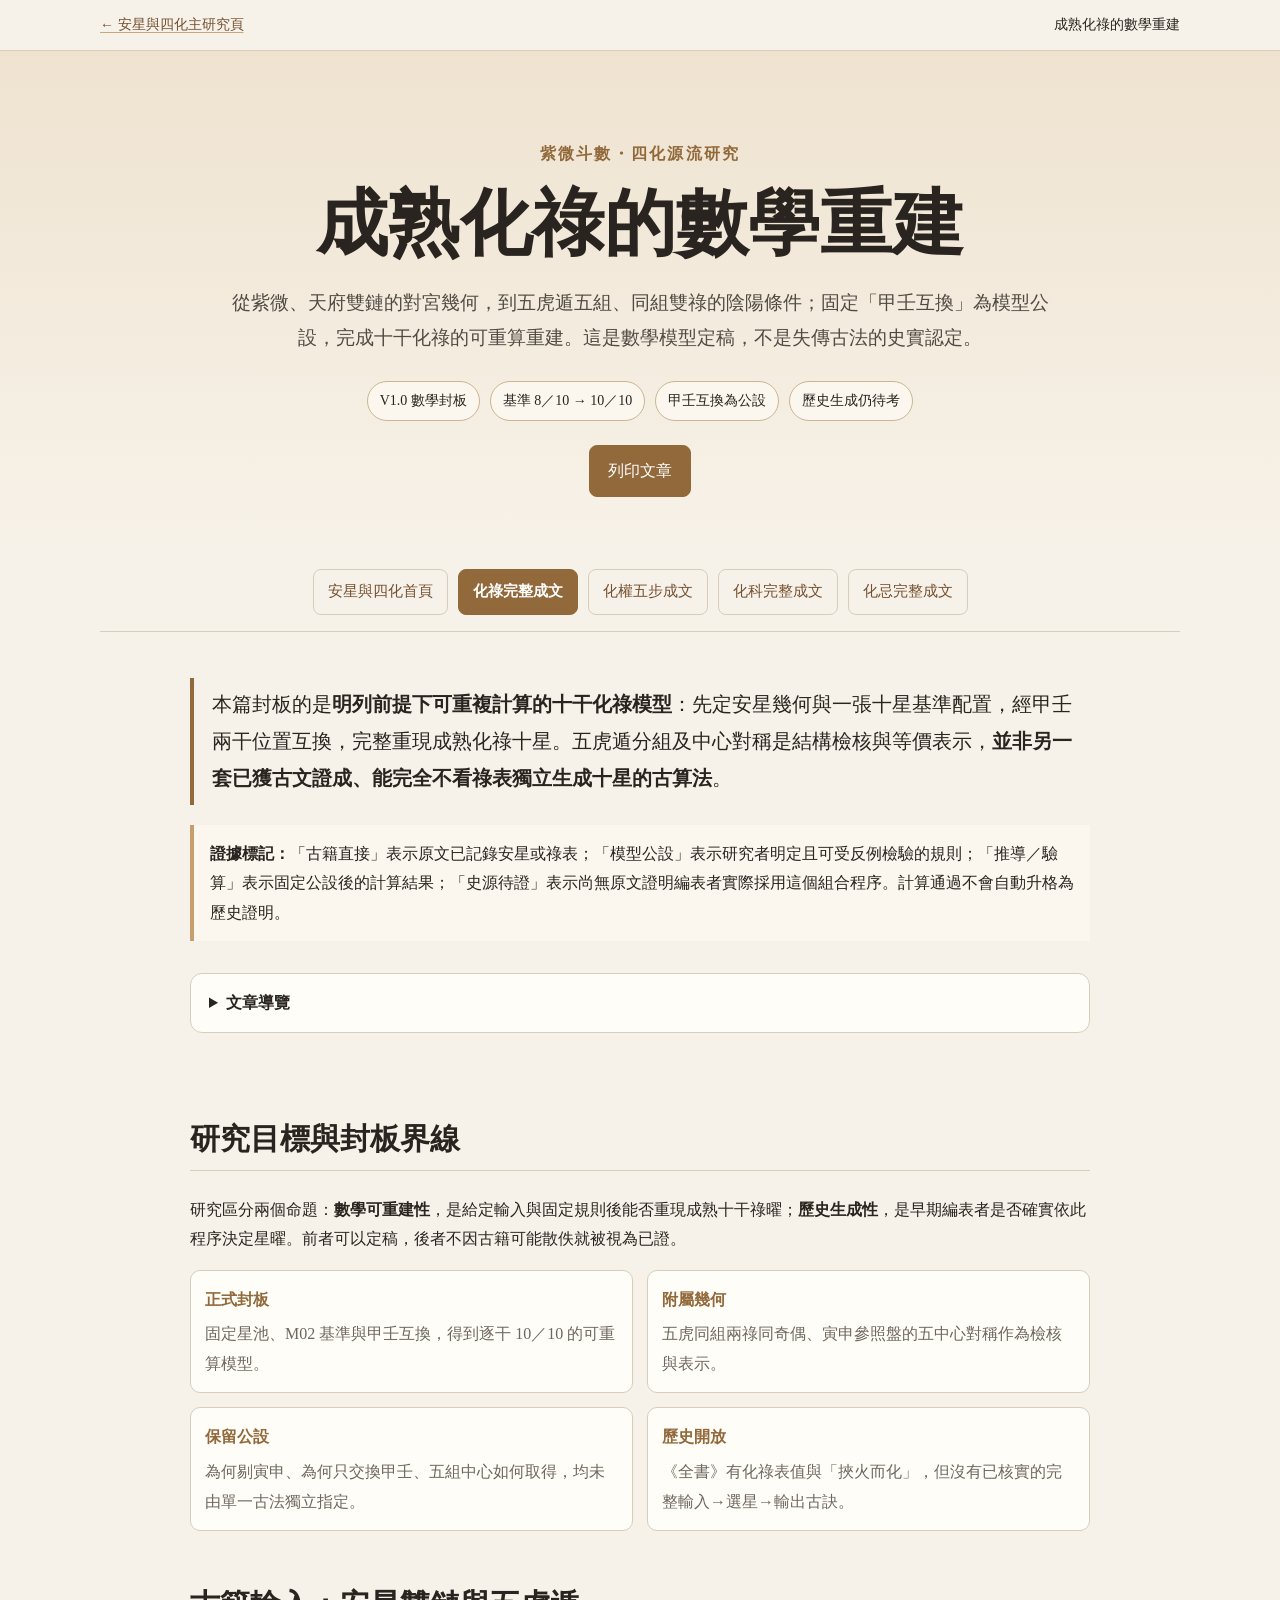
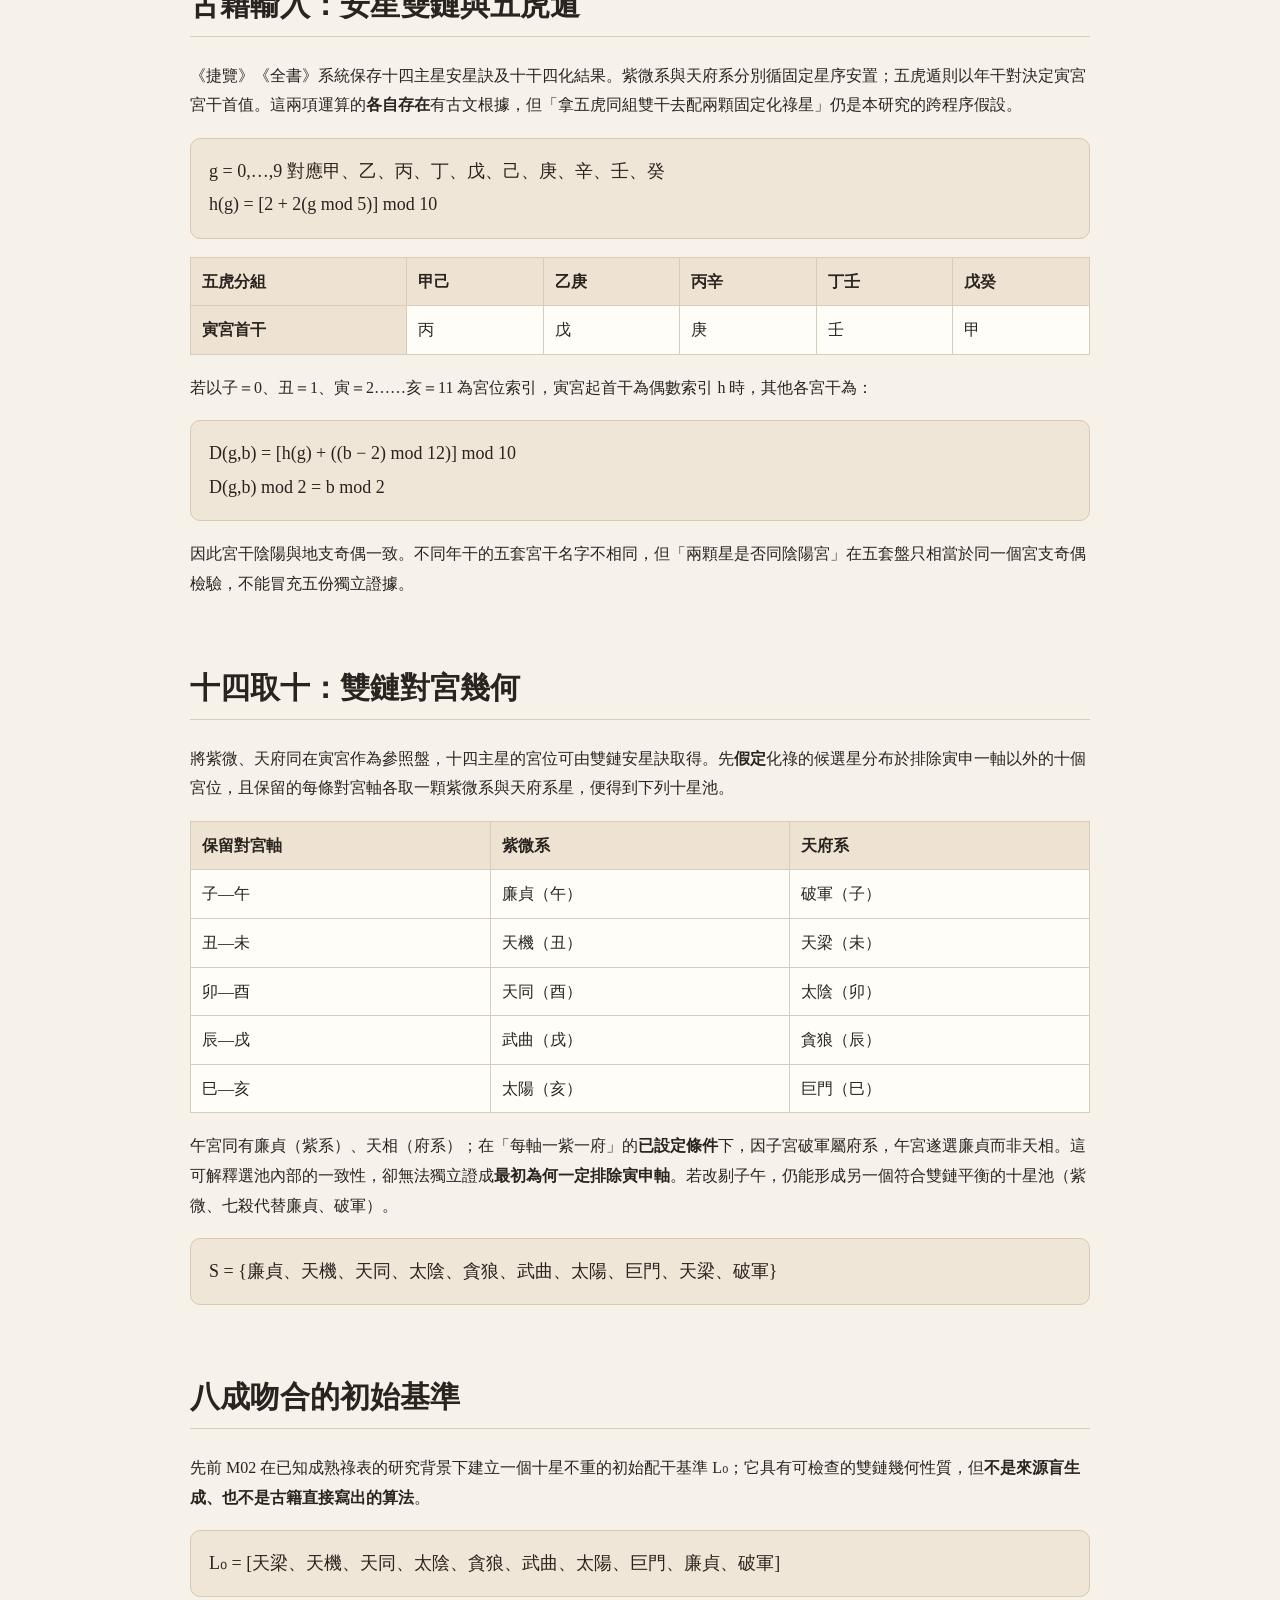
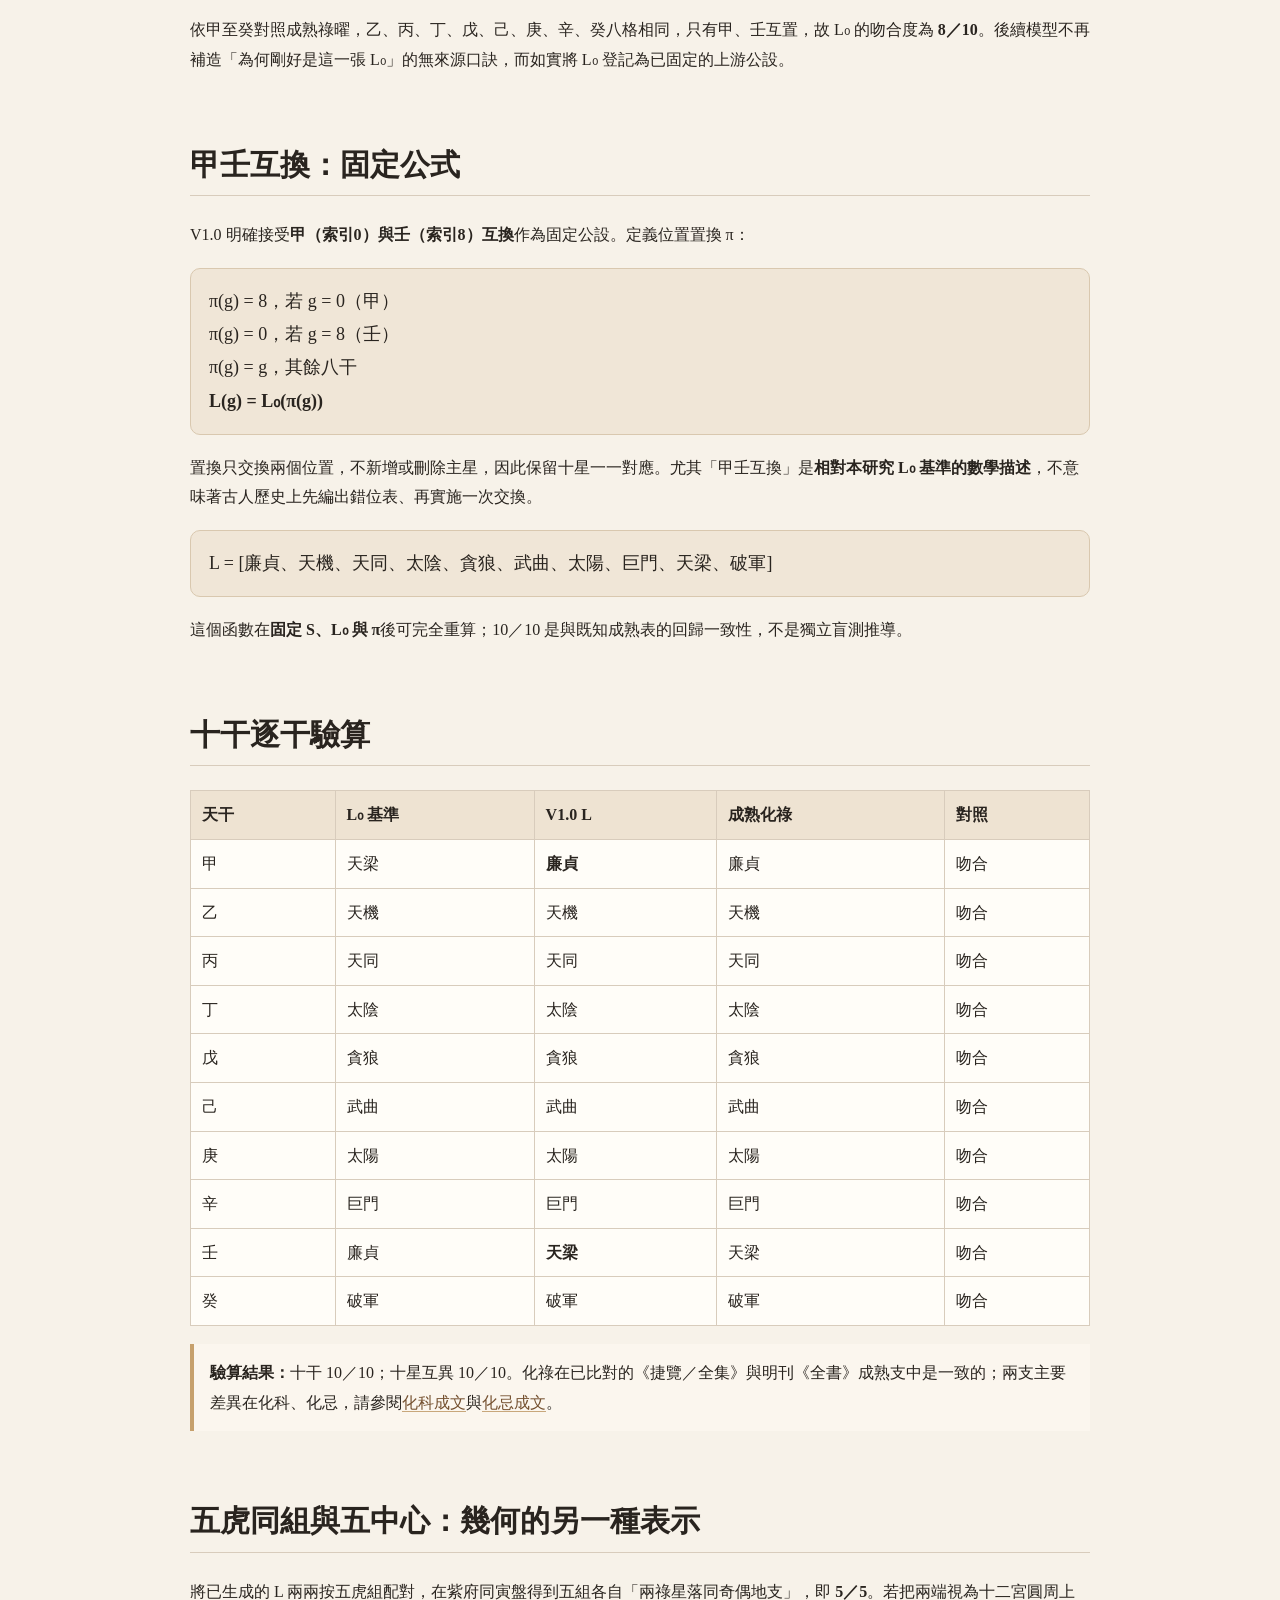
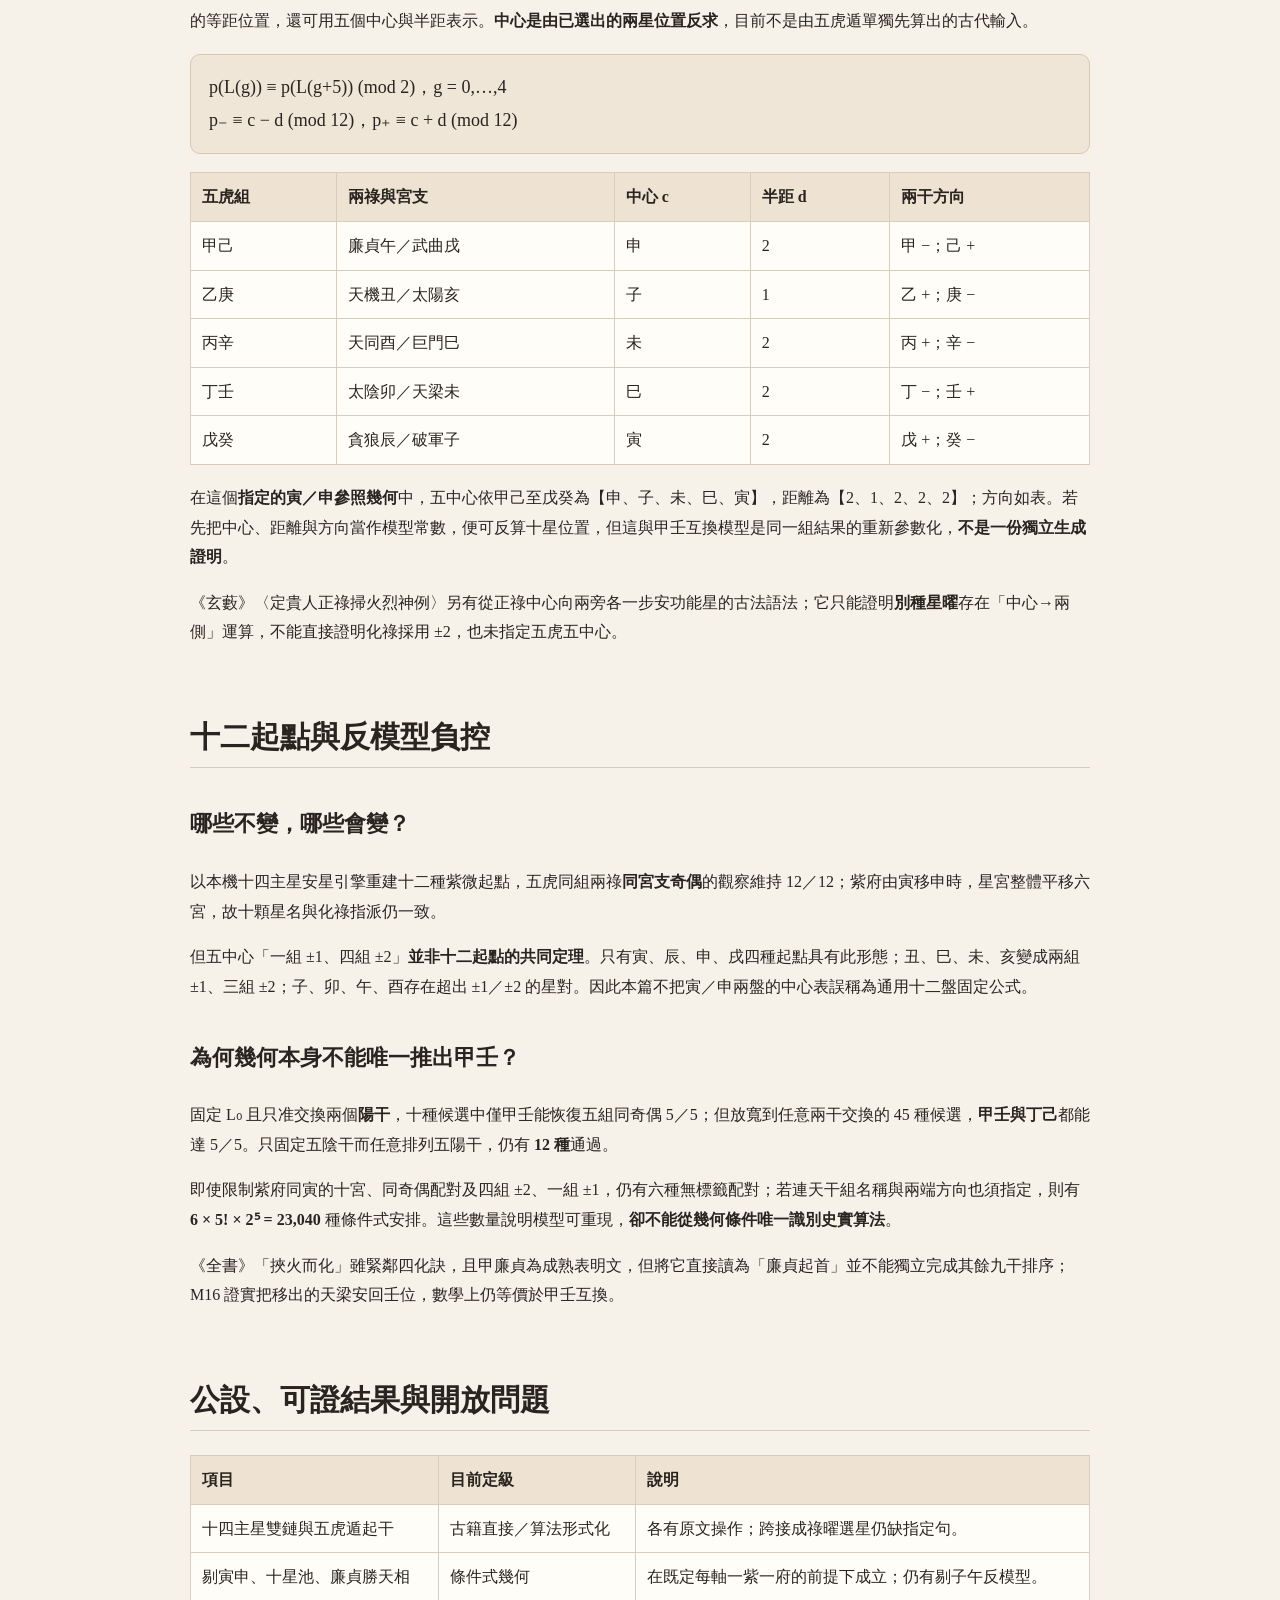
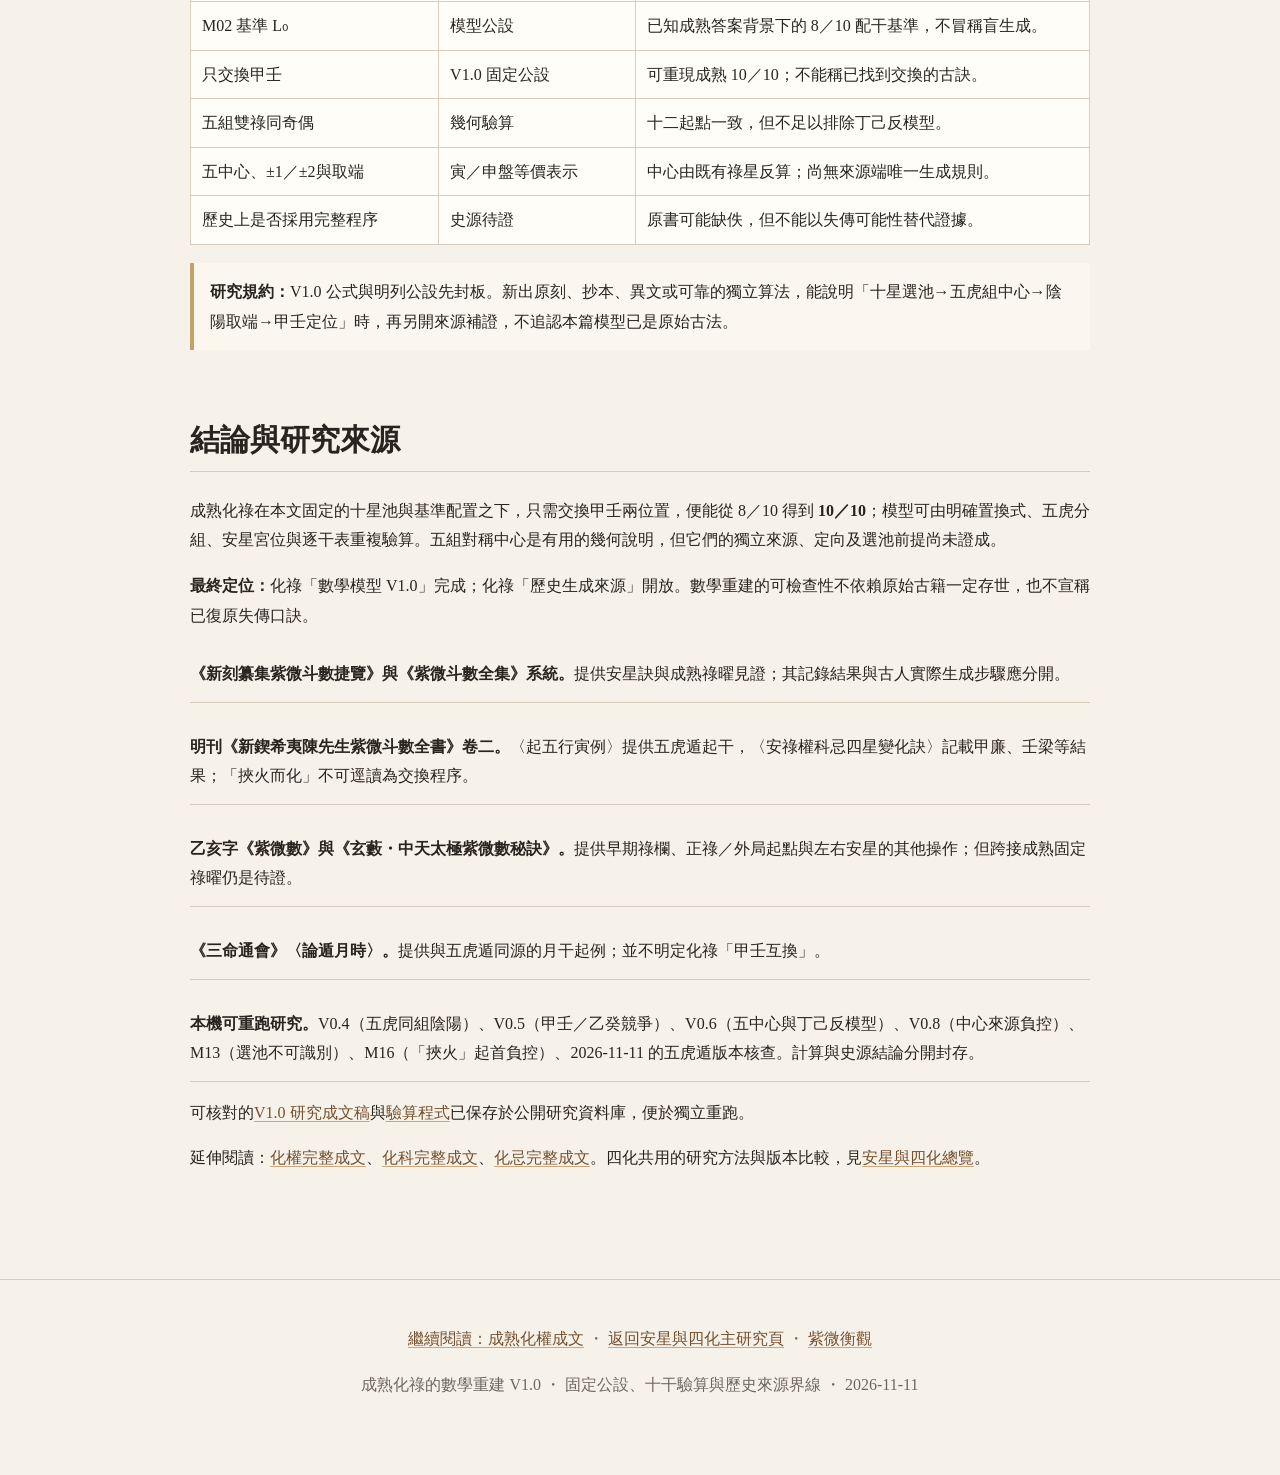
<file: website/mature-hua-lu.html>
<!doctype html>
<html lang="zh-Hant">
<head>
<meta charset="utf-8">
<meta name="viewport" content="width=device-width,initial-scale=1">
<meta name="description" content="紫微衡觀成熟化祿數學重建 V1.0：十四主星雙鏈、十星選池、五虎遁分組、甲壬互換與十干10／10驗算。明確區分固定模型公設、數學結果及仍未證實的古代生成程序。">
<title>成熟化祿的數學重建｜紫微衡觀研究</title>
<link rel="stylesheet" href="./assets/anxing-four-hua.css?v=4">
<link rel="canonical" href="https://ziweihengguan-coder.github.io/ziweihengguan-research/mature-hua-lu.html">
<link rel="icon" type="image/svg+xml" href="./favicon.svg">
<meta property="og:type" content="article">
<meta property="og:site_name" content="紫微衡觀研究">
<meta property="og:title" content="成熟化祿的數學重建">
<meta property="og:description" content="安星雙鏈與五虎遁的條件式化祿重建：基準8／10，甲壬互換後10／10；公設與歷史來源分層。">
<meta property="og:url" content="https://ziweihengguan-coder.github.io/ziweihengguan-research/mature-hua-lu.html">
</head>
<body>
<nav class="article-nav" aria-label="網站導覽">
<a href="./index.html">← 安星與四化主研究頁</a><span>成熟化祿的數學重建</span>
</nav>
<header class="hero">
<p class="eyebrow">紫微斗數・四化源流研究</p>
<h1>成熟化祿的數學重建</h1>
<p class="subtitle">從紫微、天府雙鏈的對宮幾何，到五虎遁五組、同組雙祿的陰陽條件；固定「甲壬互換」為模型公設，完成十干化祿的可重算重建。這是數學模型定稿，不是失傳古法的史實認定。</p>
<div class="hero-tags">
<span>V1.0 數學封板</span><span>基準 8／10 → 10／10</span><span>甲壬互換為公設</span><span>歷史生成仍待考</span>
</div>
<button class="print-action" id="print" type="button">列印文章</button>
</header>
<nav class="series-nav" aria-label="研究文章導覽">
<a href="./index.html">安星與四化首頁</a>
<a href="./mature-hua-lu.html" aria-current="page">化祿完整成文</a>
<a href="./quan-five-steps.html">化權五步成文</a>
<a href="./mature-hua-ke.html">化科完整成文</a>
<a href="./mature-hua-ji.html">化忌完整成文</a>
</nav>
<main><article>
<p class="lede">本篇封板的是<strong>明列前提下可重複計算的十干化祿模型</strong>：先定安星幾何與一張十星基準配置，經甲壬兩干位置互換，完整重現成熟化祿十星。五虎遁分組及中心對稱是結構檢核與等價表示，<strong>並非另一套已獲古文證成、能完全不看祿表獨立生成十星的古算法</strong>。</p>
<p class="formula-note"><strong>證據標記：</strong>「古籍直接」表示原文已記錄安星或祿表；「模型公設」表示研究者明定且可受反例檢驗的規則；「推導／驗算」表示固定公設後的計算結果；「史源待證」表示尚無原文證明編表者實際採用這個組合程序。計算通過不會自動升格為歷史證明。</p>

<details class="contents"><summary>文章導覽</summary><nav class="toc" aria-label="文章目錄">
<a href="#chapter-1">研究目標與封板界線</a><a href="#chapter-2">古籍輸入：安星與五虎遁</a>
<a href="#chapter-3">十四取十：雙鏈對宮幾何</a><a href="#chapter-4">八成吻合的初始基準</a>
<a href="#chapter-5">甲壬互換：固定公式</a><a href="#chapter-6">十干逐干驗算</a>
<a href="#chapter-7">五虎雙干與五中心對稱</a><a href="#chapter-8">十二起點與反模型負控</a>
<a href="#chapter-9">公設、結果與待證問題</a><a href="#chapter-10">結論與研究來源</a>
</nav></details>

<section id="chapter-1">
<h2>研究目標與封板界線</h2>
<p>研究區分兩個命題：<strong>數學可重建性</strong>，是給定輸入與固定規則後能否重現成熟十干祿曜；<strong>歷史生成性</strong>，是早期編表者是否確實依此程序決定星曜。前者可以定稿，後者不因古籍可能散佚就被視為已證。</p>
<div class="status-grid">
<div><b>正式封板</b><span>固定星池、M02 基準與甲壬互換，得到逐干 10／10 的可重算模型。</span></div>
<div><b>附屬幾何</b><span>五虎同組兩祿同奇偶、寅申參照盤的五中心對稱作為檢核與表示。</span></div>
<div><b>保留公設</b><span>為何剔寅申、為何只交換甲壬、五組中心如何取得，均未由單一古法獨立指定。</span></div>
<div><b>歷史開放</b><span>《全書》有化祿表值與「挾火而化」，但沒有已核實的完整輸入→選星→輸出古訣。</span></div>
</div>
</section>

<section id="chapter-2">
<h2>古籍輸入：安星雙鏈與五虎遁</h2>
<p>《捷覽》《全書》系統保存十四主星安星訣及十干四化結果。紫微系與天府系分別循固定星序安置；五虎遁則以年干對決定寅宮宮干首值。這兩項運算的<strong>各自存在</strong>有古文根據，但「拿五虎同組雙干去配兩顆固定化祿星」仍是本研究的跨程序假設。</p>
<div class="formula">g = 0,…,9 對應甲、乙、丙、丁、戊、己、庚、辛、壬、癸<br>h(g) = [2 + 2(g mod 5)] mod 10</div>
<div class="table-wrap"><table>
<thead><tr><th>五虎分組</th><th>甲己</th><th>乙庚</th><th>丙辛</th><th>丁壬</th><th>戊癸</th></tr></thead>
<tbody><tr><th>寅宮首干</th><td>丙</td><td>戊</td><td>庚</td><td>壬</td><td>甲</td></tr></tbody>
</table></div>
<p>若以子＝0、丑＝1、寅＝2……亥＝11 為宮位索引，寅宮起首干為偶數索引 h 時，其他各宮干為：</p>
<div class="formula">D(g,b) = [h(g) + ((b − 2) mod 12)] mod 10<br>D(g,b) mod 2 = b mod 2</div>
<p>因此宮干陰陽與地支奇偶一致。不同年干的五套宮干名字不相同，但「兩顆星是否同陰陽宮」在五套盤只相當於同一個宮支奇偶檢驗，不能冒充五份獨立證據。</p>
</section>

<section id="chapter-3">
<h2>十四取十：雙鏈對宮幾何</h2>
<p>將紫微、天府同在寅宮作為參照盤，十四主星的宮位可由雙鏈安星訣取得。先<strong>假定</strong>化祿的候選星分布於排除寅申一軸以外的十個宮位，且保留的每條對宮軸各取一顆紫微系與天府系星，便得到下列十星池。</p>
<div class="table-wrap"><table>
<thead><tr><th>保留對宮軸</th><th>紫微系</th><th>天府系</th></tr></thead>
<tbody>
<tr><td>子—午</td><td>廉貞（午）</td><td>破軍（子）</td></tr>
<tr><td>丑—未</td><td>天機（丑）</td><td>天梁（未）</td></tr>
<tr><td>卯—酉</td><td>天同（酉）</td><td>太陰（卯）</td></tr>
<tr><td>辰—戌</td><td>武曲（戌）</td><td>貪狼（辰）</td></tr>
<tr><td>巳—亥</td><td>太陽（亥）</td><td>巨門（巳）</td></tr>
</tbody></table></div>
<p>午宮同有廉貞（紫系）、天相（府系）；在「每軸一紫一府」的<strong>已設定條件</strong>下，因子宮破軍屬府系，午宮遂選廉貞而非天相。這可解釋選池內部的一致性，卻無法獨立證成<strong>最初為何一定排除寅申軸</strong>。若改剔子午，仍能形成另一個符合雙鏈平衡的十星池（紫微、七殺代替廉貞、破軍）。</p>
<div class="formula">S = {廉貞、天機、天同、太陰、貪狼、武曲、太陽、巨門、天梁、破軍}</div>
</section>

<section id="chapter-4">
<h2>八成吻合的初始基準</h2>
<p>先前 M02 在已知成熟祿表的研究背景下建立一個十星不重的初始配干基準 L₀；它具有可檢查的雙鏈幾何性質，但<strong>不是來源盲生成、也不是古籍直接寫出的算法</strong>。</p>
<div class="formula">L₀ = [天梁、天機、天同、太陰、貪狼、武曲、太陽、巨門、廉貞、破軍]</div>
<p>依甲至癸對照成熟祿曜，乙、丙、丁、戊、己、庚、辛、癸八格相同，只有甲、壬互置，故 L₀ 的吻合度為 <strong>8／10</strong>。後續模型不再補造「為何剛好是這一張 L₀」的無來源口訣，而如實將 L₀ 登記為已固定的上游公設。</p>
</section>

<section id="chapter-5">
<h2>甲壬互換：固定公式</h2>
<p>V1.0 明確接受<strong>甲（索引0）與壬（索引8）互換</strong>作為固定公設。定義位置置換 π：</p>
<div class="formula">π(g) = 8，若 g = 0（甲）<br>π(g) = 0，若 g = 8（壬）<br>π(g) = g，其餘八干<br><strong>L(g) = L₀(π(g))</strong></div>
<p>置換只交換兩個位置，不新增或刪除主星，因此保留十星一一對應。尤其「甲壬互換」是<strong>相對本研究 L₀ 基準的數學描述</strong>，不意味著古人歷史上先編出錯位表、再實施一次交換。</p>
<div class="formula">L = [廉貞、天機、天同、太陰、貪狼、武曲、太陽、巨門、天梁、破軍]</div>
<p>這個函數在<strong>固定 S、L₀ 與 π</strong>後可完全重算；10／10 是與既知成熟表的回歸一致性，不是獨立盲測推導。</p>
</section>

<section id="chapter-6">
<h2>十干逐干驗算</h2>
<div class="table-wrap"><table>
<thead><tr><th>天干</th><th>L₀ 基準</th><th>V1.0 L</th><th>成熟化祿</th><th>對照</th></tr></thead>
<tbody>
<tr><td>甲</td><td>天梁</td><td><strong>廉貞</strong></td><td>廉貞</td><td>吻合</td></tr>
<tr><td>乙</td><td>天機</td><td>天機</td><td>天機</td><td>吻合</td></tr>
<tr><td>丙</td><td>天同</td><td>天同</td><td>天同</td><td>吻合</td></tr>
<tr><td>丁</td><td>太陰</td><td>太陰</td><td>太陰</td><td>吻合</td></tr>
<tr><td>戊</td><td>貪狼</td><td>貪狼</td><td>貪狼</td><td>吻合</td></tr>
<tr><td>己</td><td>武曲</td><td>武曲</td><td>武曲</td><td>吻合</td></tr>
<tr><td>庚</td><td>太陽</td><td>太陽</td><td>太陽</td><td>吻合</td></tr>
<tr><td>辛</td><td>巨門</td><td>巨門</td><td>巨門</td><td>吻合</td></tr>
<tr><td>壬</td><td>廉貞</td><td><strong>天梁</strong></td><td>天梁</td><td>吻合</td></tr>
<tr><td>癸</td><td>破軍</td><td>破軍</td><td>破軍</td><td>吻合</td></tr>
</tbody></table></div>
<p class="callout"><strong>驗算結果：</strong>十干 10／10；十星互異 10／10。化祿在已比對的《捷覽／全集》與明刊《全書》成熟支中是一致的；兩支主要差異在化科、化忌，請參閱<a href="./mature-hua-ke.html">化科成文</a>與<a href="./mature-hua-ji.html">化忌成文</a>。</p>
</section>

<section id="chapter-7">
<h2>五虎同組與五中心：幾何的另一種表示</h2>
<p>將已生成的 L 兩兩按五虎組配對，在紫府同寅盤得到五組各自「兩祿星落同奇偶地支」，即 <strong>5／5</strong>。若把兩端視為十二宮圓周上的等距位置，還可用五個中心與半距表示。<strong>中心是由已選出的兩星位置反求</strong>，目前不是由五虎遁單獨先算出的古代輸入。</p>
<div class="formula">p(L(g)) ≡ p(L(g+5)) (mod 2)，g = 0,…,4<br>p₋ ≡ c − d (mod 12)，p₊ ≡ c + d (mod 12)</div>
<div class="table-wrap"><table>
<thead><tr><th>五虎組</th><th>兩祿與宮支</th><th>中心 c</th><th>半距 d</th><th>兩干方向</th></tr></thead>
<tbody>
<tr><td>甲己</td><td>廉貞午／武曲戌</td><td>申</td><td>2</td><td>甲 −；己 +</td></tr>
<tr><td>乙庚</td><td>天機丑／太陽亥</td><td>子</td><td>1</td><td>乙 +；庚 −</td></tr>
<tr><td>丙辛</td><td>天同酉／巨門巳</td><td>未</td><td>2</td><td>丙 +；辛 −</td></tr>
<tr><td>丁壬</td><td>太陰卯／天梁未</td><td>巳</td><td>2</td><td>丁 −；壬 +</td></tr>
<tr><td>戊癸</td><td>貪狼辰／破軍子</td><td>寅</td><td>2</td><td>戊 +；癸 −</td></tr>
</tbody></table></div>
<p>在這個<strong>指定的寅／申參照幾何</strong>中，五中心依甲己至戊癸為【申、子、未、巳、寅】，距離為【2、1、2、2、2】；方向如表。若先把中心、距離與方向當作模型常數，便可反算十星位置，但這與甲壬互換模型是同一組結果的重新參數化，<strong>不是一份獨立生成證明</strong>。</p>
<p>《玄藪》〈定貴人正祿掃火烈神例〉另有從正祿中心向兩旁各一步安功能星的古法語法；它只能證明<strong>別種星曜</strong>存在「中心→兩側」運算，不能直接證明化祿採用 ±2，也未指定五虎五中心。</p>
</section>

<section id="chapter-8">
<h2>十二起點與反模型負控</h2>
<h3>哪些不變，哪些會變？</h3>
<p>以本機十四主星安星引擎重建十二種紫微起點，五虎同組兩祿<strong>同宮支奇偶</strong>的觀察維持 12／12；紫府由寅移申時，星宮整體平移六宮，故十顆星名與化祿指派仍一致。</p>
<p>但五中心「一組 ±1、四組 ±2」<strong>並非十二起點的共同定理</strong>。只有寅、辰、申、戌四種起點具有此形態；丑、巳、未、亥變成兩組 ±1、三組 ±2；子、卯、午、酉存在超出 ±1／±2 的星對。因此本篇不把寅／申兩盤的中心表誤稱為通用十二盤固定公式。</p>
<h3>為何幾何本身不能唯一推出甲壬？</h3>
<p>固定 L₀ 且只准交換兩個<strong>陽干</strong>，十種候選中僅甲壬能恢復五組同奇偶 5／5；但放寬到任意兩干交換的 45 種候選，<strong>甲壬與丁己</strong>都能達 5／5。只固定五陰干而任意排列五陽干，仍有 <strong>12 種</strong>通過。</p>
<p>即使限制紫府同寅的十宮、同奇偶配對及四組 ±2、一組 ±1，仍有六種無標籤配對；若連天干組名稱與兩端方向也須指定，則有 <strong>6 × 5! × 2⁵ = 23,040</strong> 種條件式安排。這些數量說明模型可重現，<strong>卻不能從幾何條件唯一識別史實算法</strong>。</p>
<p>《全書》「挾火而化」雖緊鄰四化訣，且甲廉貞為成熟表明文，但將它直接讀為「廉貞起首」並不能獨立完成其餘九干排序；M16 證實把移出的天梁安回壬位，數學上仍等價於甲壬互換。</p>
</section>

<section id="chapter-9">
<h2>公設、可證結果與開放問題</h2>
<div class="table-wrap"><table>
<thead><tr><th>項目</th><th>目前定級</th><th>說明</th></tr></thead>
<tbody>
<tr><td>十四主星雙鏈與五虎遁起干</td><td>古籍直接／算法形式化</td><td>各有原文操作；跨接成祿曜選星仍缺指定句。</td></tr>
<tr><td>剔寅申、十星池、廉貞勝天相</td><td>條件式幾何</td><td>在既定每軸一紫一府的前提下成立；仍有剔子午反模型。</td></tr>
<tr><td>M02 基準 L₀</td><td>模型公設</td><td>已知成熟答案背景下的 8／10 配干基準，不冒稱盲生成。</td></tr>
<tr><td>只交換甲壬</td><td>V1.0 固定公設</td><td>可重現成熟 10／10；不能稱已找到交換的古訣。</td></tr>
<tr><td>五組雙祿同奇偶</td><td>幾何驗算</td><td>十二起點一致，但不足以排除丁己反模型。</td></tr>
<tr><td>五中心、±1／±2與取端</td><td>寅／申盤等價表示</td><td>中心由既有祿星反算；尚無來源端唯一生成規則。</td></tr>
<tr><td>歷史上是否採用完整程序</td><td>史源待證</td><td>原書可能缺佚，但不能以失傳可能性替代證據。</td></tr>
</tbody></table></div>
<p class="callout"><strong>研究規約：</strong>V1.0 公式與明列公設先封板。新出原刻、抄本、異文或可靠的獨立算法，能說明「十星選池→五虎組中心→陰陽取端→甲壬定位」時，再另開來源補證，不追認本篇模型已是原始古法。</p>
</section>

<section id="chapter-10">
<h2>結論與研究來源</h2>
<p>成熟化祿在本文固定的十星池與基準配置之下，只需交換甲壬兩位置，便能從 8／10 得到 <strong>10／10</strong>；模型可由明確置換式、五虎分組、安星宮位與逐干表重複驗算。五組對稱中心是有用的幾何說明，但它們的獨立來源、定向及選池前提尚未證成。</p>
<p><strong>最終定位：</strong>化祿「數學模型 V1.0」完成；化祿「歷史生成來源」開放。數學重建的可檢查性不依賴原始古籍一定存世，也不宣稱已復原失傳口訣。</p>
<div class="sources">
<p><strong>《新刻纂集紫微斗數捷覽》與《紫微斗數全集》系統。</strong>提供安星訣與成熟祿曜見證；其記錄結果與古人實際生成步驟應分開。</p>
<p><strong>明刊《新鍥希夷陳先生紫微斗數全書》卷二。</strong>〈起五行寅例〉提供五虎遁起干，〈安祿權科忌四星變化訣〉記載甲廉、壬梁等結果；「挾火而化」不可逕讀為交換程序。</p>
<p><strong>乙亥字《紫微數》與《玄藪・中天太極紫微數秘訣》。</strong>提供早期祿欄、正祿／外局起點與左右安星的其他操作；但跨接成熟固定祿曜仍是待證。</p>
<p><strong>《三命通會》〈論遁月時〉。</strong>提供與五虎遁同源的月干起例；並不明定化祿「甲壬互換」。</p>
<p><strong>本機可重跑研究。</strong>V0.4（五虎同組陰陽）、V0.5（甲壬／乙癸競爭）、V0.6（五中心與丁己反模型）、V0.8（中心來源負控）、M13（選池不可識別）、M16（「挾火」起首負控）、2026-11-11 的五虎遁版本核查。計算與史源結論分開封存。</p>
</div>
<p>可核對的<a href="https://github.com/ziweihengguan-coder/ziweihengguan-research/blob/main/research/飛星四化_成熟化祿數學重建_研究成文稿_20261111.md">V1.0 研究成文稿</a>與<a href="https://github.com/ziweihengguan-coder/ziweihengguan-research/blob/main/research/lu_model_v10_math_freeze_and_site_links_20261111.js">驗算程式</a>已保存於公開研究資料庫，便於獨立重跑。</p>
<p>延伸閱讀：<a href="./quan-five-steps.html">化權完整成文</a>、<a href="./mature-hua-ke.html">化科完整成文</a>、<a href="./mature-hua-ji.html">化忌完整成文</a>。四化共用的研究方法與版本比較，見<a href="./index.html">安星與四化總覽</a>。</p>
</section>
</article></main>
<footer>
<p><a href="./quan-five-steps.html">繼續閱讀：成熟化權成文</a> ・ <a href="./index.html">返回安星與四化主研究頁</a> ・ <a href="https://ziweihengguan.com/">紫微衡觀</a></p>
<p>成熟化祿的數學重建 V1.0 ・ 固定公設、十干驗算與歷史來源界線 ・ 2026-11-11</p>
</footer>
<script src="./assets/anxing-four-hua.js?v=3" defer></script>
</body></html>
</file>
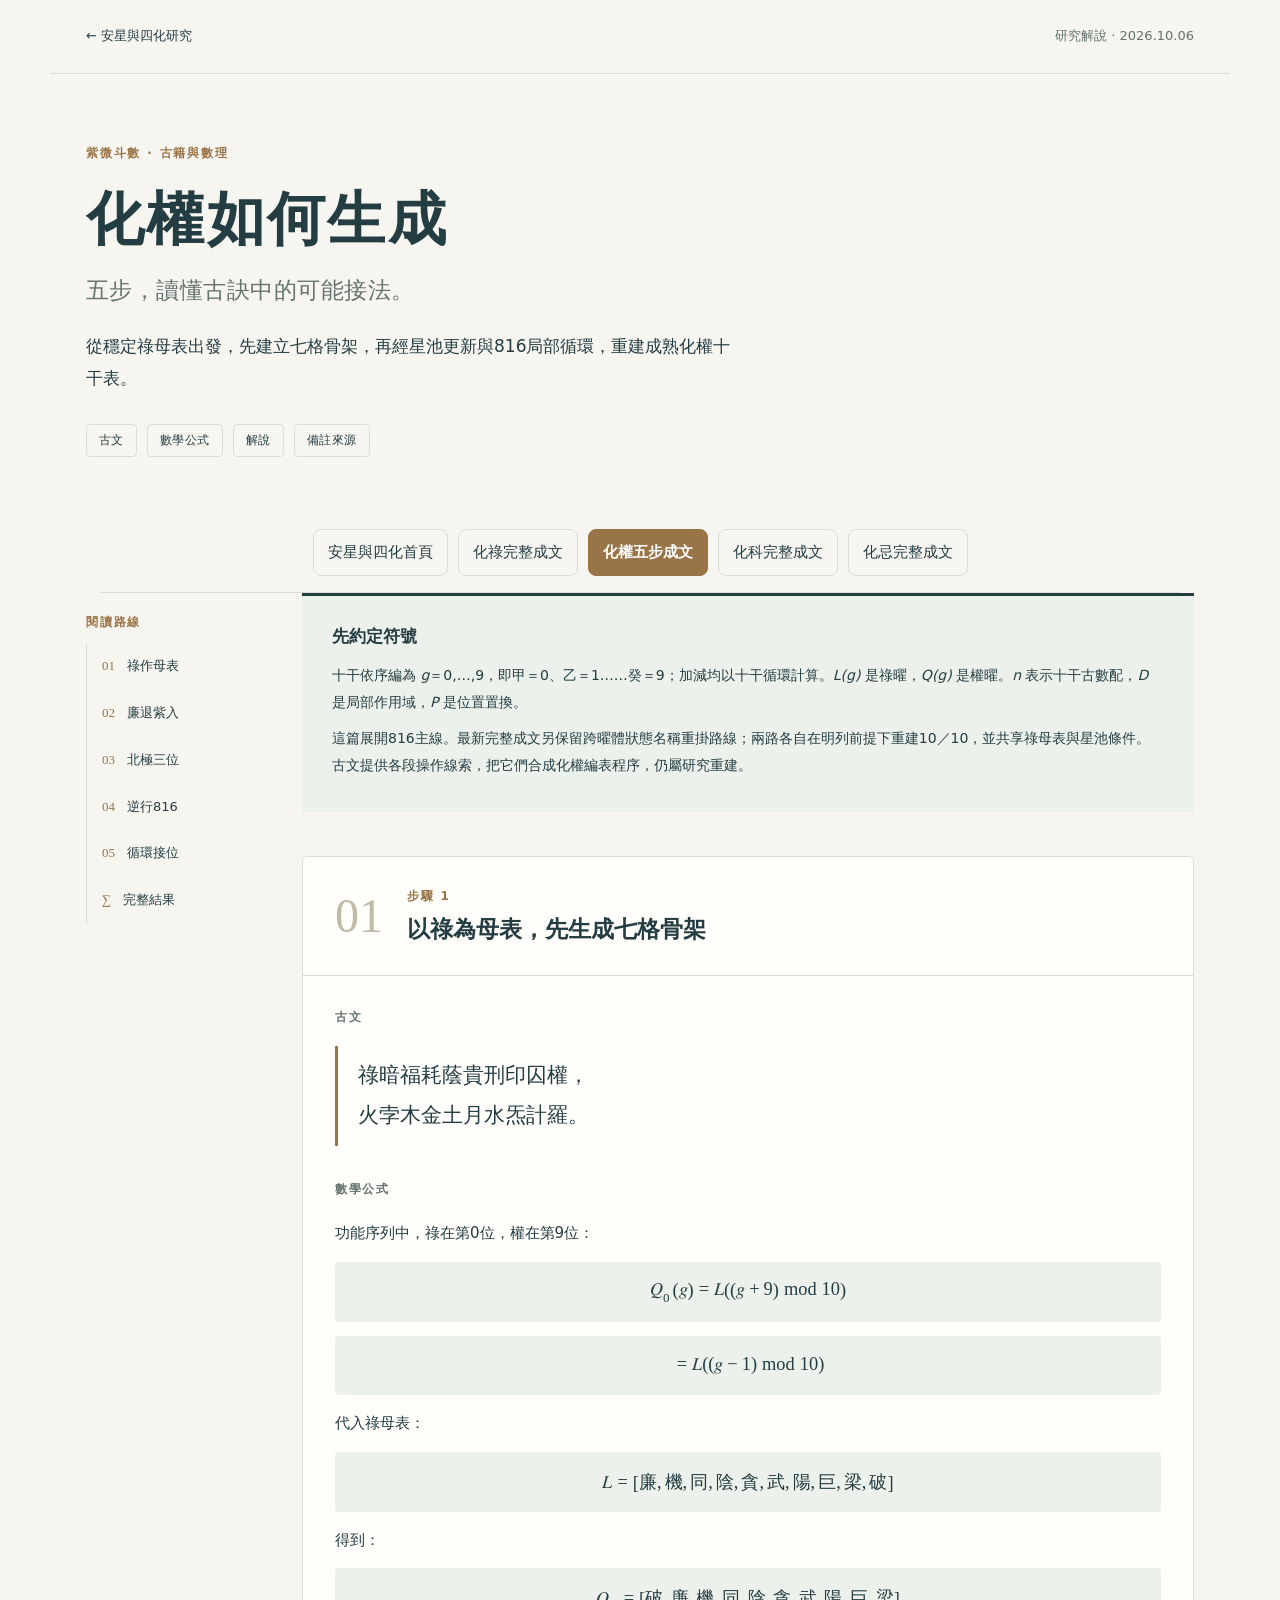
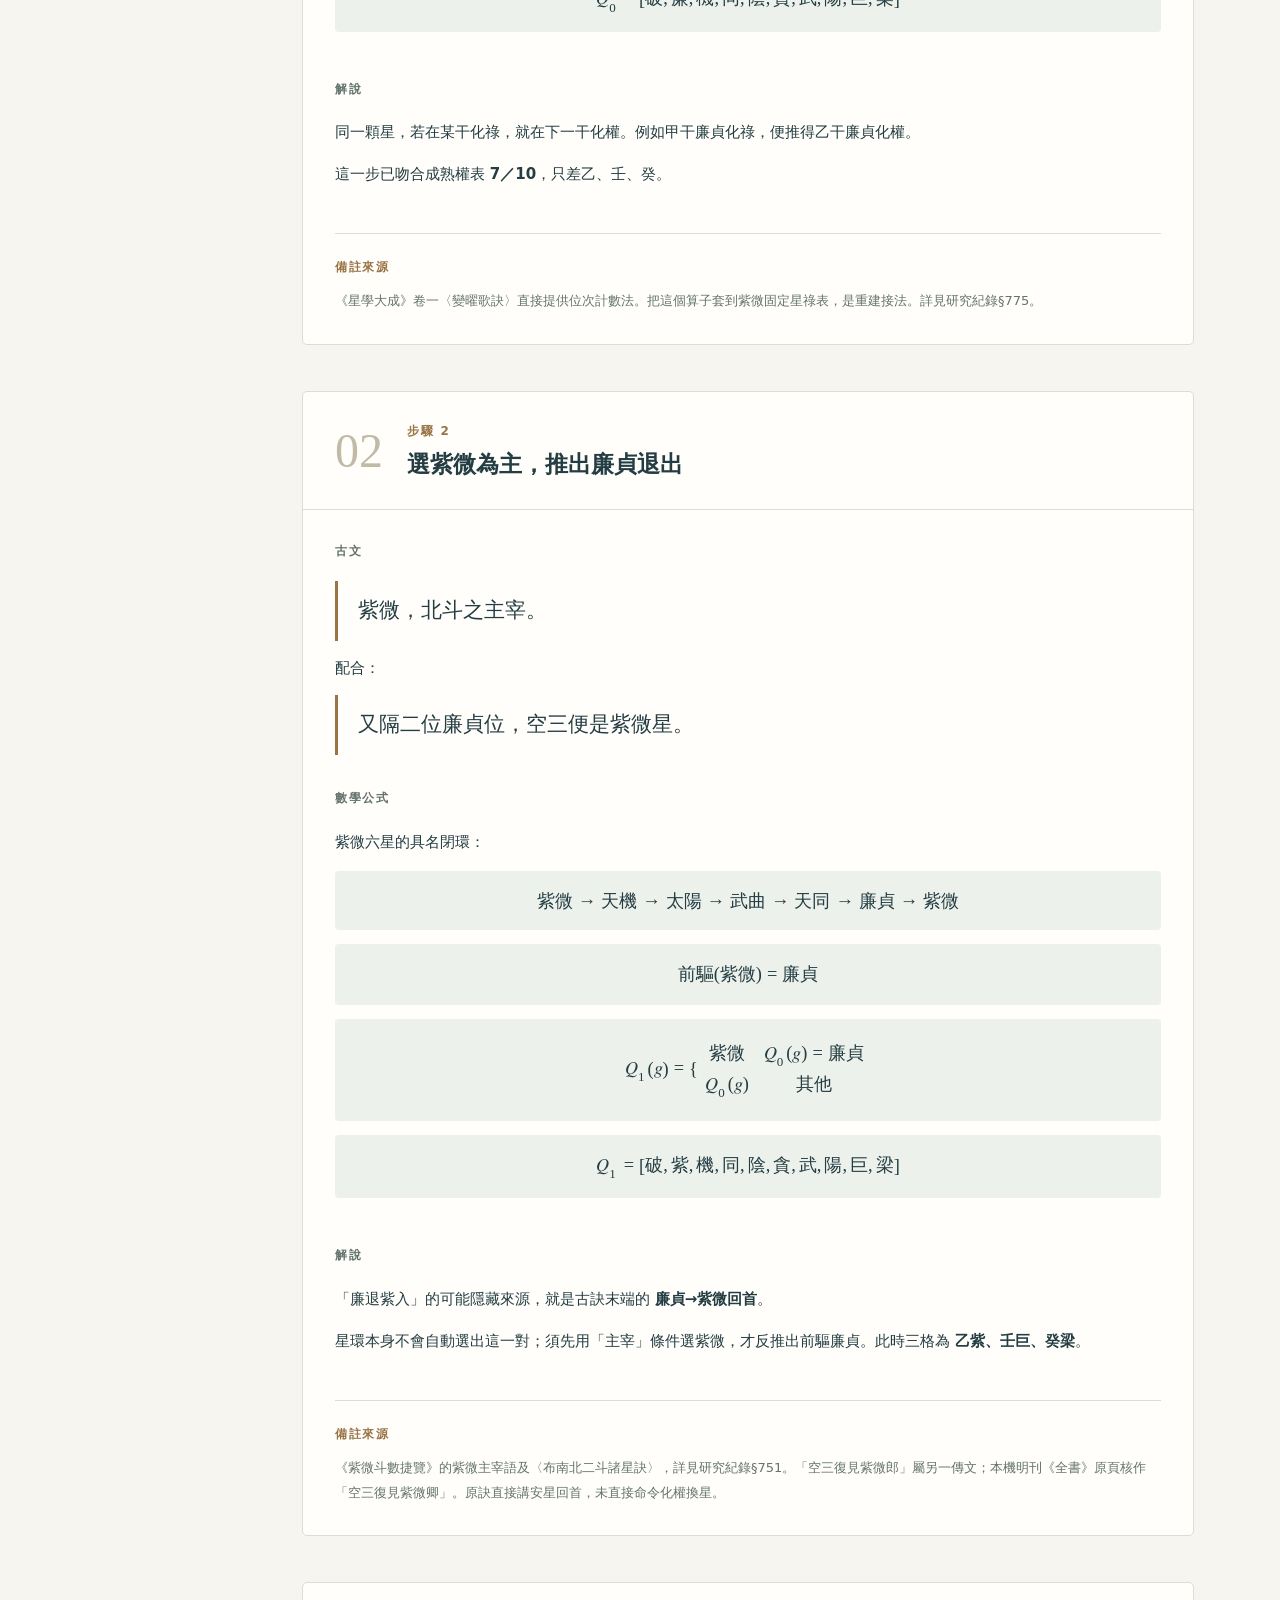
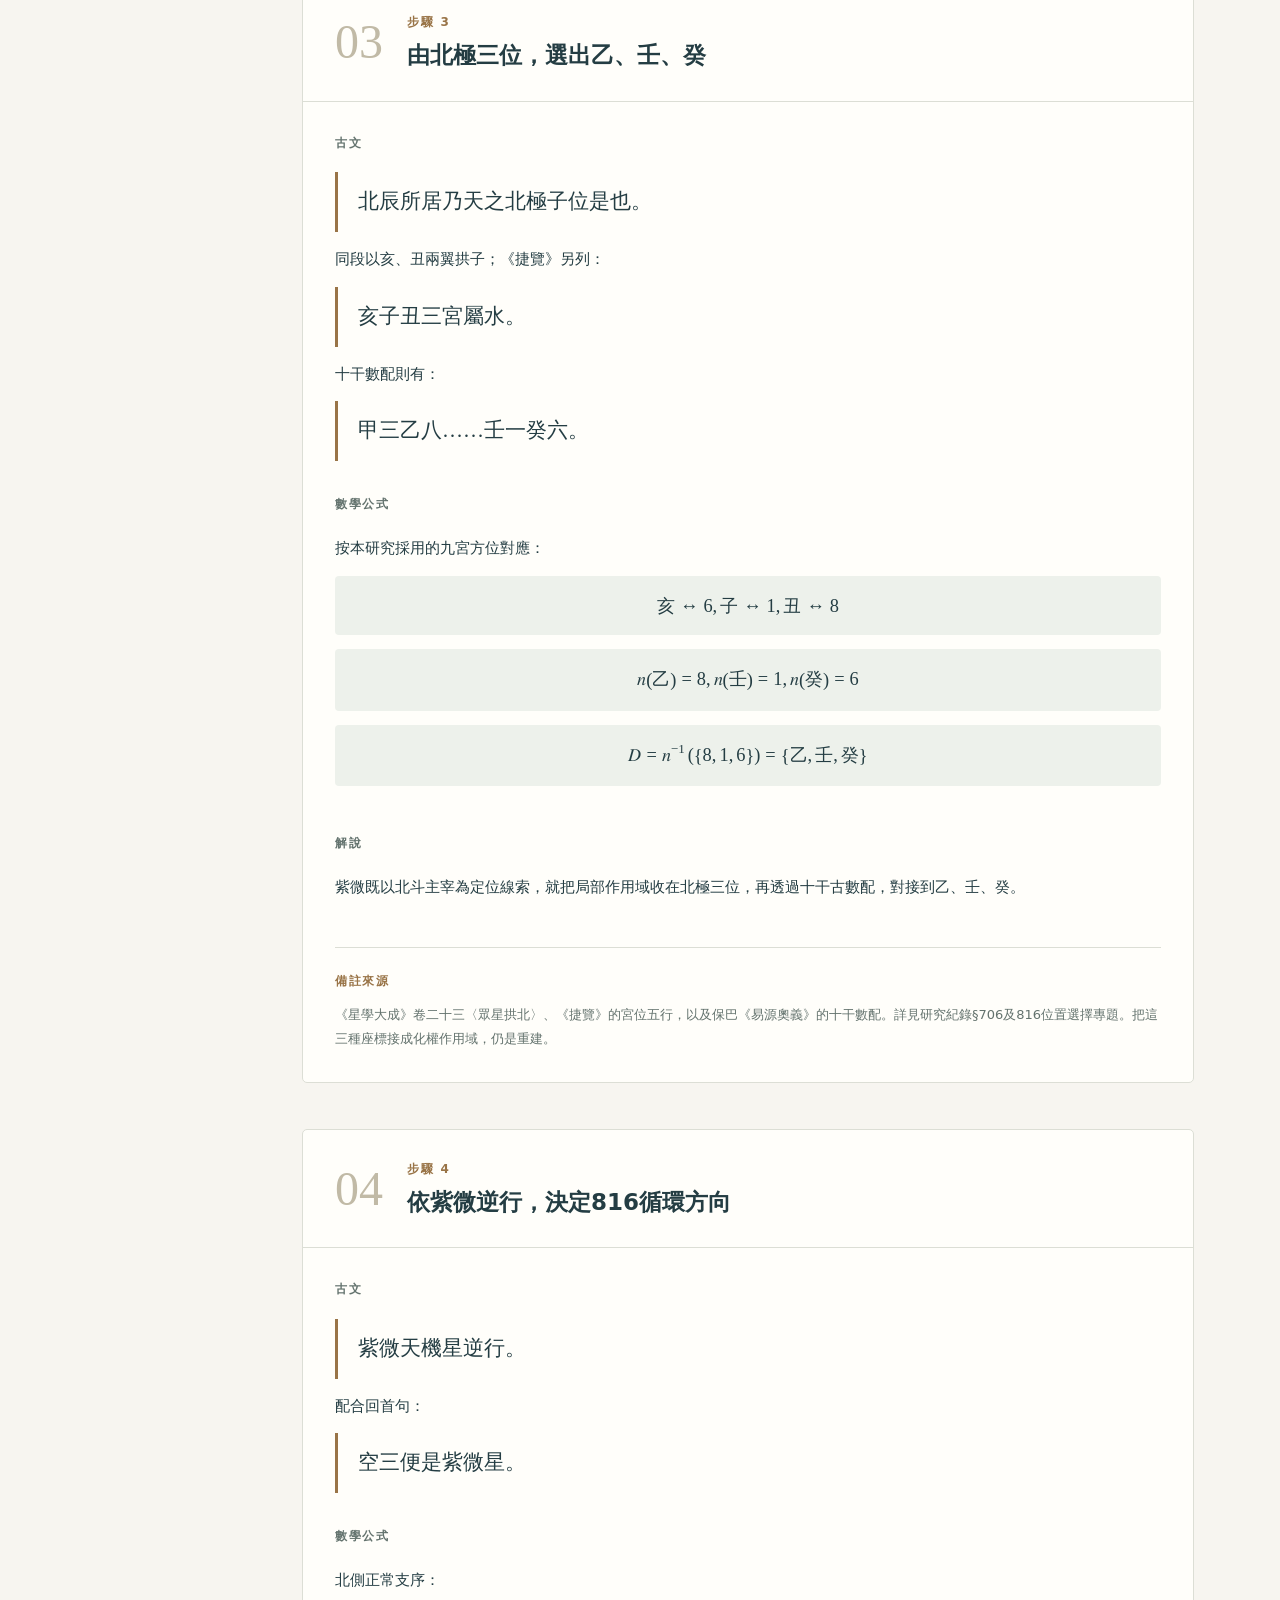
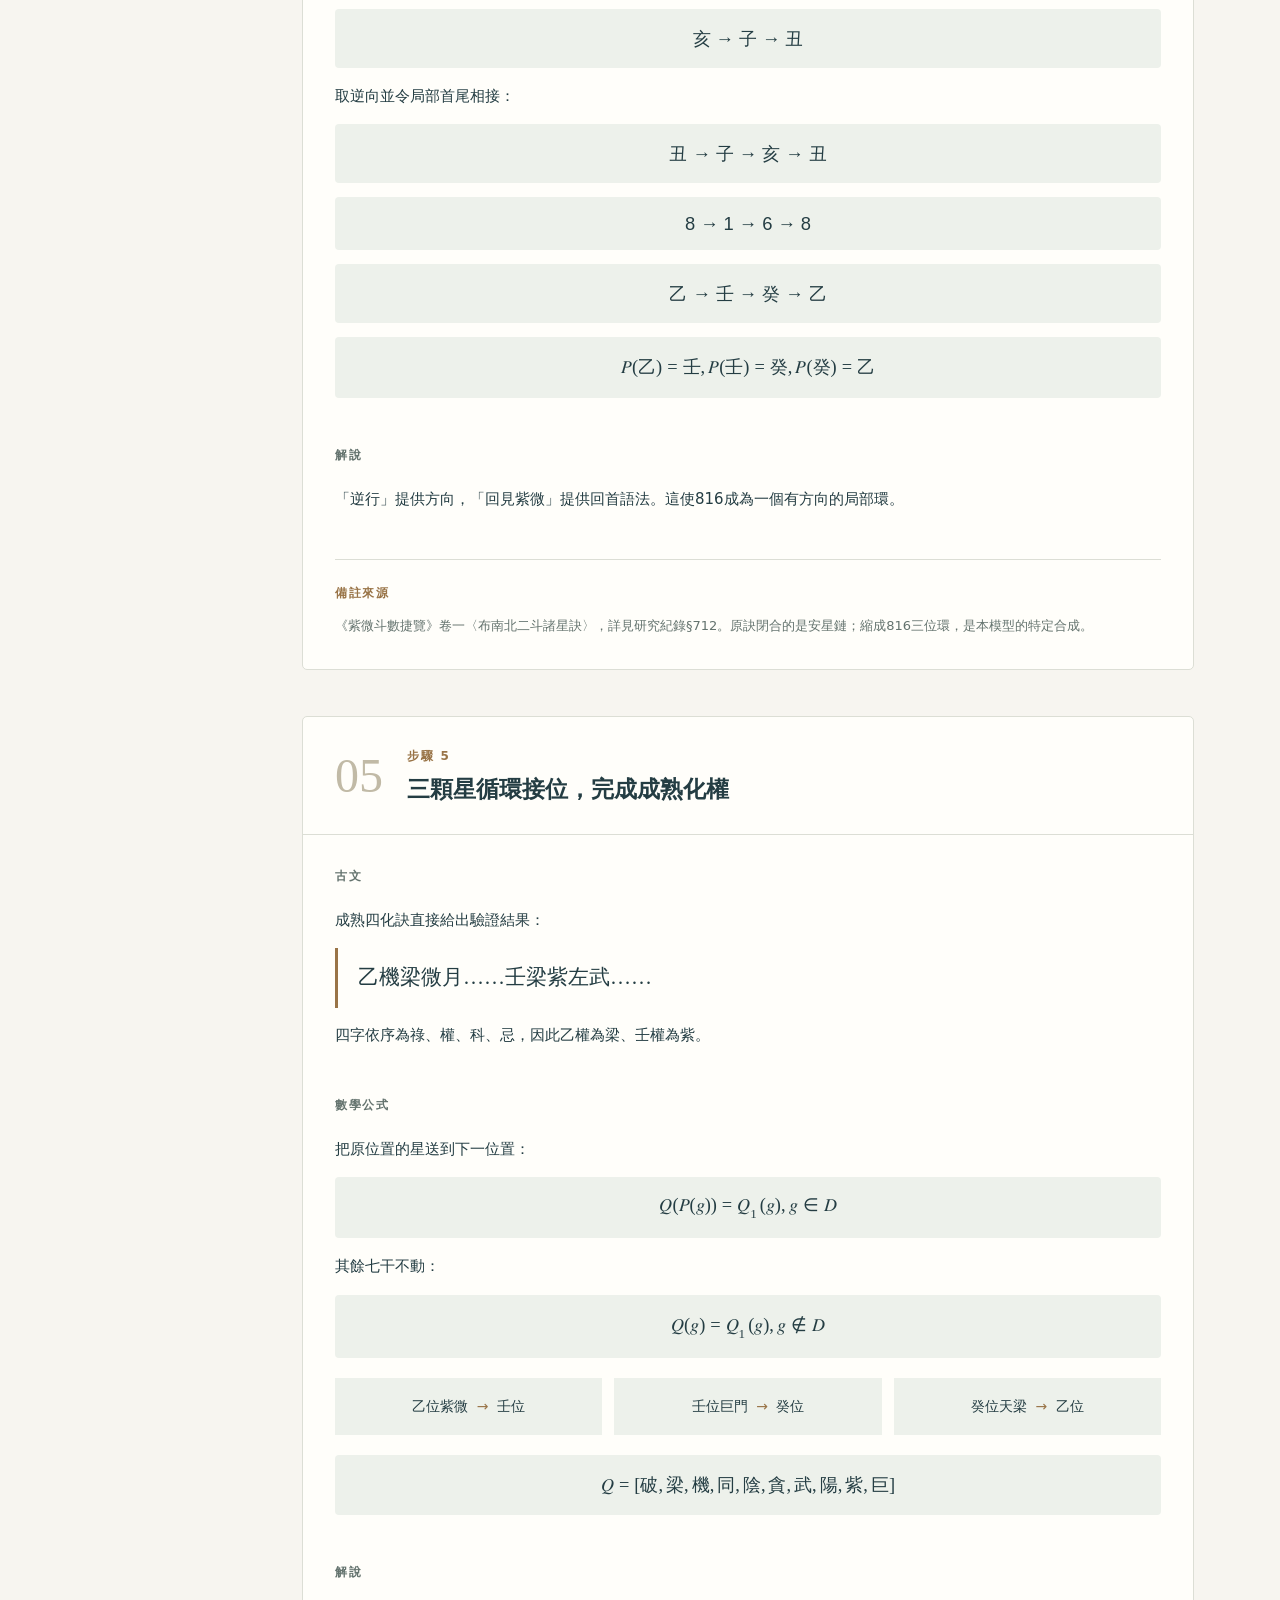
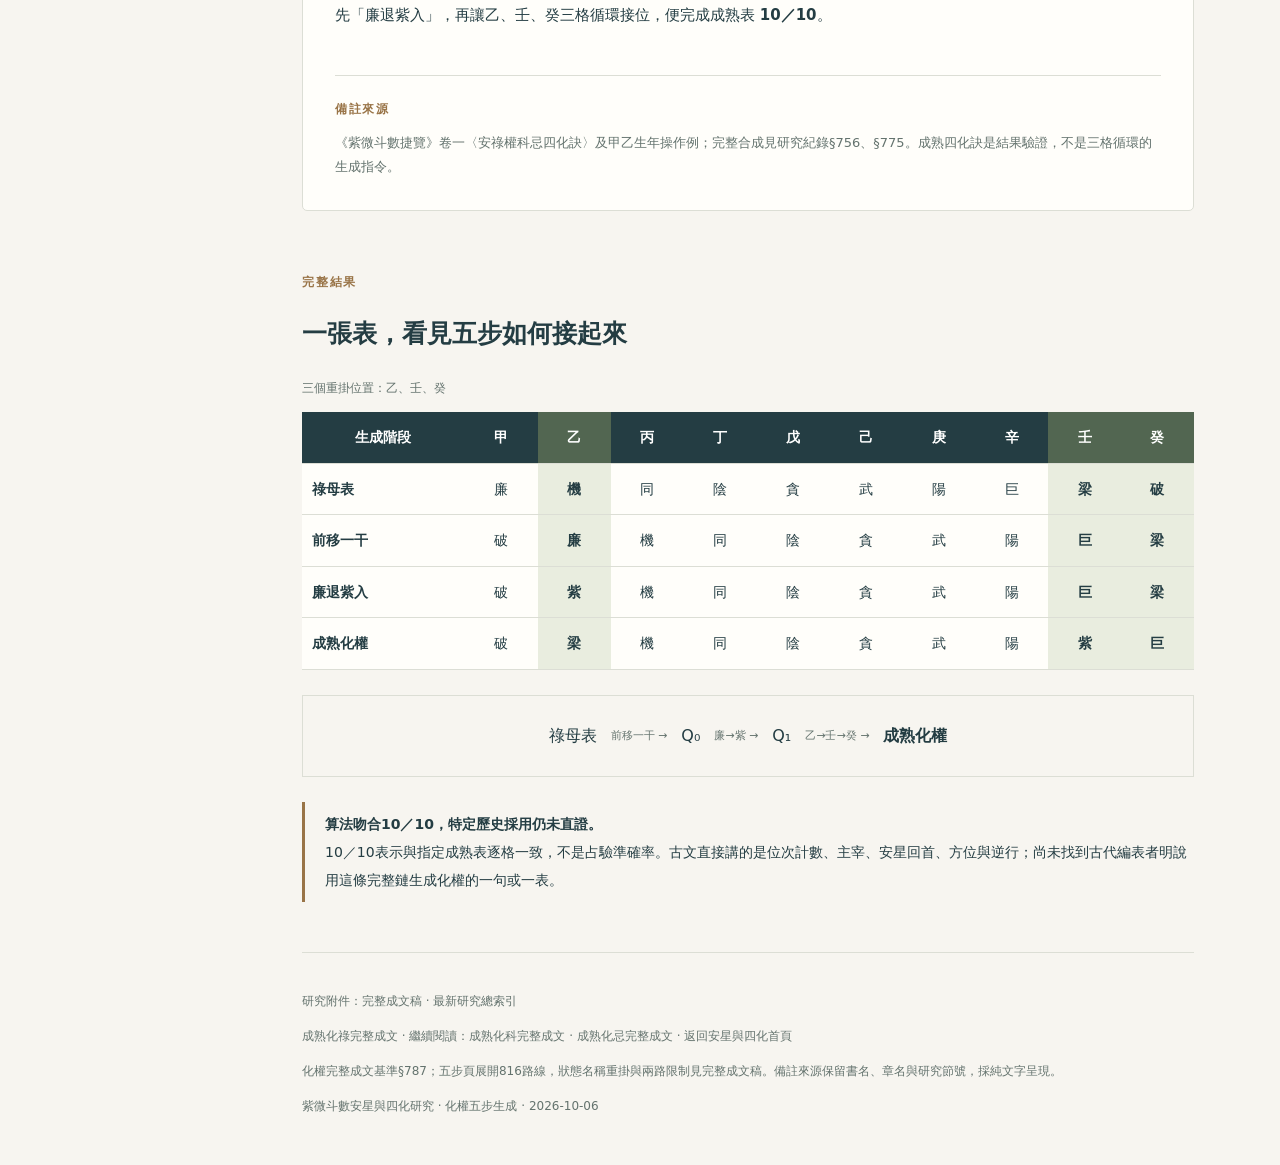
<file: website/quan-five-steps.html>
<!doctype html>
<html lang="zh-Hant">
<head>
<meta charset="utf-8"><meta name="viewport" content="width=device-width,initial-scale=1">
<title>化權五步生成｜古文、公式與重建解說</title>
<meta name="description" content="從祿母表、廉退紫入、北極三位到816逆行重掛：以古文、數學公式、解說與來源，展開成熟化權的五步重建，並連接完整成文的兩路位置選擇與證據邊界。">
<link rel="canonical" href="https://ziweihengguan-coder.github.io/ziweihengguan-research/quan-five-steps.html">
<link rel="stylesheet" href="./assets/quan-five-steps.css"><link rel="icon" href="./favicon.svg" type="image/svg+xml">
</head>
<body>
<a class="skip" href="#main">跳到文章</a>
<nav class="top-nav" aria-label="網站導覽"><a href="./index.html">← 安星與四化研究</a><span>研究解說 · 2026.10.06</span></nav>
<header class="hero">
<p class="eyebrow">紫微斗數 · 古籍與數理</p>
<h1>化權如何生成<span>五步，讀懂古訣中的可能接法。</span></h1>
<p class="intro">從穩定祿母表出發，先建立七格骨架，再經星池更新與816局部循環，重建成熟化權十干表。</p>
<div class="hero-meta"><span>古文</span><span>數學公式</span><span>解說</span><span>備註來源</span></div>
</header>
<nav class="series-nav" aria-label="研究文章導覽">
<a href="./index.html">安星與四化首頁</a>
<a href="./mature-hua-lu.html">化祿完整成文</a>
<a href="./quan-five-steps.html" aria-current="page">化權五步成文</a>
<a href="./mature-hua-ke.html">化科完整成文</a>
<a href="./mature-hua-ji.html">化忌完整成文</a>
</nav>
<div class="layout">
<aside class="sidebar"><nav aria-label="五步目錄"><p class="kicker">閱讀路線</p><a href="#step-1"><span>01</span>祿作母表</a><a href="#step-2"><span>02</span>廉退紫入</a><a href="#step-3"><span>03</span>北極三位</a><a href="#step-4"><span>04</span>逆行816</a><a href="#step-5"><span>05</span>循環接位</a><a href="#result"><span>∑</span>完整結果</a></nav></aside>
<main id="main">
<div class="notation"><h2>先約定符號</h2><p>十干依序編為 <var>g</var>＝0,…,9，即甲＝0、乙＝1……癸＝9；加減均以十干循環計算。<var>L(g)</var> 是祿曜，<var>Q(g)</var> 是權曜。<var>n</var> 表示十干古數配，<var>D</var> 是局部作用域，<var>P</var> 是位置置換。</p><p>這篇展開816主線。最新完整成文另保留跨曜體狀態名稱重掛路線；兩路各自在明列前提下重建10／10，並共享祿母表與星池條件。古文提供各段操作線索，把它們合成化權編表程序，仍屬研究重建。</p></div>
<section class="step" id="step-1" aria-labelledby="heading-1"><header class="step-heading"><span class="step-number">01</span><div><p class="kicker">步驟 1</p><h2 id="heading-1">以祿為母表，先生成七格骨架</h2></div></header><div class="step-body"><div class="part"><h3>古文</h3><blockquote>祿暗福耗蔭貴刑印囚權，<br>火孛木金土月水炁計羅。</blockquote></div><div class="part"><h3>數學公式</h3><p>功能序列中，祿在第0位，權在第9位：</p><div class="equation" tabindex="0" role="region" aria-label="Q零(g)＝L((g＋9) mod 10)＝L((g－1) mod 10)"><math xmlns="http://www.w3.org/1998/Math/MathML" display="block" aria-label="Q零(g)＝L((g＋9) mod 10)＝L((g－1) mod 10)"><mrow><msub><mi>Q</mi><mn>0</mn></msub><mo>(</mo><mi>g</mi><mo>)</mo><mo>=</mo><mi>L</mi><mo>(</mo><mo>(</mo><mi>g</mi><mo>+</mo><mn>9</mn><mo>)</mo><mo>mod</mo><mn>10</mn><mo>)</mo></mrow></math></div><div class="equation" tabindex="0" role="region" aria-label="等價於L((g－1) mod 10)"><math xmlns="http://www.w3.org/1998/Math/MathML" display="block" aria-label="等價於L((g－1) mod 10)"><mrow><mo>=</mo><mi>L</mi><mo>(</mo><mo>(</mo><mi>g</mi><mo>−</mo><mn>1</mn><mo>)</mo><mo>mod</mo><mn>10</mn><mo>)</mo></mrow></math></div><p>代入祿母表：</p><div class="equation" tabindex="0" role="region" aria-label="L＝廉、機、同、陰、貪、武、陽、巨、梁、破"><math xmlns="http://www.w3.org/1998/Math/MathML" display="block" aria-label="L＝廉、機、同、陰、貪、武、陽、巨、梁、破"><mrow><mi>L</mi><mo>=</mo><mo>[</mo><mtext>廉</mtext><mo>,</mo><mtext>機</mtext><mo>,</mo><mtext>同</mtext><mo>,</mo><mtext>陰</mtext><mo>,</mo><mtext>貪</mtext><mo>,</mo><mtext>武</mtext><mo>,</mo><mtext>陽</mtext><mo>,</mo><mtext>巨</mtext><mo>,</mo><mtext>梁</mtext><mo>,</mo><mtext>破</mtext><mo>]</mo></mrow></math></div><p>得到：</p><div class="equation" tabindex="0" role="region" aria-label="Q0＝破、廉、機、同、陰、貪、武、陽、巨、梁"><math xmlns="http://www.w3.org/1998/Math/MathML" display="block" aria-label="Q0＝破、廉、機、同、陰、貪、武、陽、巨、梁"><mrow><msub><mi>Q</mi><mn>0</mn></msub><mo>=</mo><mo>[</mo><mtext>破</mtext><mo>,</mo><mtext>廉</mtext><mo>,</mo><mtext>機</mtext><mo>,</mo><mtext>同</mtext><mo>,</mo><mtext>陰</mtext><mo>,</mo><mtext>貪</mtext><mo>,</mo><mtext>武</mtext><mo>,</mo><mtext>陽</mtext><mo>,</mo><mtext>巨</mtext><mo>,</mo><mtext>梁</mtext><mo>]</mo></mrow></math></div></div><div class="part"><h3>解說</h3><p>同一顆星，若在某干化祿，就在下一干化權。例如甲干廉貞化祿，便推得乙干廉貞化權。</p><p>這一步已吻合成熟權表 <strong>7／10</strong>，只差乙、壬、癸。</p></div><aside class="source"><h3>備註來源</h3><p>《星學大成》卷一〈變曜歌訣〉直接提供位次計數法。把這個算子套到紫微固定星祿表，是重建接法。詳見研究紀錄§775。</p></aside></div></section>
<section class="step" id="step-2" aria-labelledby="heading-2"><header class="step-heading"><span class="step-number">02</span><div><p class="kicker">步驟 2</p><h2 id="heading-2">選紫微為主，推出廉貞退出</h2></div></header><div class="step-body"><div class="part"><h3>古文</h3><blockquote>紫微，北斗之主宰。</blockquote><p>配合：</p><blockquote>又隔二位廉貞位，空三便是紫微星。</blockquote></div><div class="part"><h3>數學公式</h3><p>紫微六星的具名閉環：</p><div class="equation" tabindex="0" role="region" aria-label="紫微六星閉環"><math xmlns="http://www.w3.org/1998/Math/MathML" display="block" aria-label="紫微六星閉環"><mrow><mtext>紫微</mtext><mo>→</mo><mtext>天機</mtext><mo>→</mo><mtext>太陽</mtext><mo>→</mo><mtext>武曲</mtext><mo>→</mo><mtext>天同</mtext><mo>→</mo><mtext>廉貞</mtext><mo>→</mo><mtext>紫微</mtext></mrow></math></div><div class="equation" tabindex="0" role="region" aria-label="前驅(紫微)＝廉貞"><math xmlns="http://www.w3.org/1998/Math/MathML" display="block" aria-label="前驅(紫微)＝廉貞"><mrow><mtext>前驅</mtext><mo>(</mo><mtext>紫微</mtext><mo>)</mo><mo>=</mo><mtext>廉貞</mtext></mrow></math></div><div class="equation" tabindex="0" role="region" aria-label="Q一(g)：Q零(g)是廉貞時改成紫微，其他保持Q零(g)"><math xmlns="http://www.w3.org/1998/Math/MathML" display="block" aria-label="Q一(g)：Q零(g)是廉貞時改成紫微，其他保持Q零(g)"><mrow><msub><mi>Q</mi><mn>1</mn></msub><mo>(</mo><mi>g</mi><mo>)</mo><mo>=</mo><mo>{</mo><mtable columnalign="left left"><mtr><mtd><mtext>紫微</mtext></mtd><mtd><msub><mi>Q</mi><mn>0</mn></msub><mo>(</mo><mi>g</mi><mo>)</mo><mo>=</mo><mtext>廉貞</mtext></mtd></mtr><mtr><mtd><msub><mi>Q</mi><mn>0</mn></msub><mo>(</mo><mi>g</mi><mo>)</mo></mtd><mtd><mtext>其他</mtext></mtd></mtr></mtable></mrow></math></div><div class="equation" tabindex="0" role="region" aria-label="Q1＝破、紫、機、同、陰、貪、武、陽、巨、梁"><math xmlns="http://www.w3.org/1998/Math/MathML" display="block" aria-label="Q1＝破、紫、機、同、陰、貪、武、陽、巨、梁"><mrow><msub><mi>Q</mi><mn>1</mn></msub><mo>=</mo><mo>[</mo><mtext>破</mtext><mo>,</mo><mtext>紫</mtext><mo>,</mo><mtext>機</mtext><mo>,</mo><mtext>同</mtext><mo>,</mo><mtext>陰</mtext><mo>,</mo><mtext>貪</mtext><mo>,</mo><mtext>武</mtext><mo>,</mo><mtext>陽</mtext><mo>,</mo><mtext>巨</mtext><mo>,</mo><mtext>梁</mtext><mo>]</mo></mrow></math></div></div><div class="part"><h3>解說</h3><p>「廉退紫入」的可能隱藏來源，就是古訣末端的 <strong>廉貞→紫微回首</strong>。</p><p>星環本身不會自動選出這一對；須先用「主宰」條件選紫微，才反推出前驅廉貞。此時三格為 <strong>乙紫、壬巨、癸梁</strong>。</p></div><aside class="source"><h3>備註來源</h3><p>《紫微斗數捷覽》的紫微主宰語及〈布南北二斗諸星訣〉，詳見研究紀錄§751。「空三復見紫微郎」屬另一傳文；本機明刊《全書》原頁核作「空三復見紫微卿」。原訣直接講安星回首，未直接命令化權換星。</p></aside></div></section>
<section class="step" id="step-3" aria-labelledby="heading-3"><header class="step-heading"><span class="step-number">03</span><div><p class="kicker">步驟 3</p><h2 id="heading-3">由北極三位，選出乙、壬、癸</h2></div></header><div class="step-body"><div class="part"><h3>古文</h3><blockquote>北辰所居乃天之北極子位是也。</blockquote><p>同段以亥、丑兩翼拱子；《捷覽》另列：</p><blockquote>亥子丑三宮屬水。</blockquote><p>十干數配則有：</p><blockquote>甲三乙八……壬一癸六。</blockquote></div><div class="part"><h3>數學公式</h3><p>按本研究採用的九宮方位對應：</p><div class="equation" tabindex="0" role="region" aria-label="亥對應6，子對應1，丑對應8"><math xmlns="http://www.w3.org/1998/Math/MathML" display="block" aria-label="亥對應6，子對應1，丑對應8"><mrow><mtext>亥</mtext><mo>↔</mo><mn>6</mn><mo>,</mo><mtext>子</mtext><mo>↔</mo><mn>1</mn><mo>,</mo><mtext>丑</mtext><mo>↔</mo><mn>8</mn></mrow></math></div><div class="equation" tabindex="0" role="region" aria-label="n(乙)＝8，n(壬)＝1，n(癸)＝6"><math xmlns="http://www.w3.org/1998/Math/MathML" display="block" aria-label="n(乙)＝8，n(壬)＝1，n(癸)＝6"><mrow><mi>n</mi><mo>(</mo><mtext>乙</mtext><mo>)</mo><mo>=</mo><mn>8</mn><mo>,</mo><mi>n</mi><mo>(</mo><mtext>壬</mtext><mo>)</mo><mo>=</mo><mn>1</mn><mo>,</mo><mi>n</mi><mo>(</mo><mtext>癸</mtext><mo>)</mo><mo>=</mo><mn>6</mn></mrow></math></div><div class="equation" tabindex="0" role="region" aria-label="D＝n的逆映射({8,1,6})＝{乙,壬,癸}"><math xmlns="http://www.w3.org/1998/Math/MathML" display="block" aria-label="D＝n的逆映射({8,1,6})＝{乙,壬,癸}"><mrow><mi>D</mi><mo>=</mo><msup><mi>n</mi><mrow><mo>−</mo><mn>1</mn></mrow></msup><mo>(</mo><mo>{</mo><mn>8</mn><mo>,</mo><mn>1</mn><mo>,</mo><mn>6</mn><mo>}</mo><mo>)</mo><mo>=</mo><mo>{</mo><mtext>乙</mtext><mo>,</mo><mtext>壬</mtext><mo>,</mo><mtext>癸</mtext><mo>}</mo></mrow></math></div></div><div class="part"><h3>解說</h3><p>紫微既以北斗主宰為定位線索，就把局部作用域收在北極三位，再透過十干古數配，對接到乙、壬、癸。</p></div><aside class="source"><h3>備註來源</h3><p>《星學大成》卷二十三〈眾星拱北〉、《捷覽》的宮位五行，以及保巴《易源奧義》的十干數配。詳見研究紀錄§706及816位置選擇專題。把這三種座標接成化權作用域，仍是重建。</p></aside></div></section>
<section class="step" id="step-4" aria-labelledby="heading-4"><header class="step-heading"><span class="step-number">04</span><div><p class="kicker">步驟 4</p><h2 id="heading-4">依紫微逆行，決定816循環方向</h2></div></header><div class="step-body"><div class="part"><h3>古文</h3><blockquote>紫微天機星逆行。</blockquote><p>配合回首句：</p><blockquote>空三便是紫微星。</blockquote></div><div class="part"><h3>數學公式</h3><p>北側正常支序：</p><div class="equation" tabindex="0" role="region" aria-label="北侧正常支序"><math xmlns="http://www.w3.org/1998/Math/MathML" display="block" aria-label="北侧正常支序"><mrow><mtext>亥</mtext><mo>→</mo><mtext>子</mtext><mo>→</mo><mtext>丑</mtext></mrow></math></div><p>取逆向並令局部首尾相接：</p><div class="equation" tabindex="0" role="region" aria-label="北侧局部逆行閉環"><math xmlns="http://www.w3.org/1998/Math/MathML" display="block" aria-label="北侧局部逆行閉環"><mrow><mtext>丑</mtext><mo>→</mo><mtext>子</mtext><mo>→</mo><mtext>亥</mtext><mo>→</mo><mtext>丑</mtext></mrow></math></div><div class="equation" tabindex="0" role="region" aria-label="816循環"><math xmlns="http://www.w3.org/1998/Math/MathML" display="block" aria-label="816循環"><mrow><mtext>8</mtext><mo>→</mo><mtext>1</mtext><mo>→</mo><mtext>6</mtext><mo>→</mo><mtext>8</mtext></mrow></math></div><div class="equation" tabindex="0" role="region" aria-label="乙壬癸循環"><math xmlns="http://www.w3.org/1998/Math/MathML" display="block" aria-label="乙壬癸循環"><mrow><mtext>乙</mtext><mo>→</mo><mtext>壬</mtext><mo>→</mo><mtext>癸</mtext><mo>→</mo><mtext>乙</mtext></mrow></math></div><div class="equation" tabindex="0" role="region" aria-label="P(乙)＝壬，P(壬)＝癸，P(癸)＝乙"><math xmlns="http://www.w3.org/1998/Math/MathML" display="block" aria-label="P(乙)＝壬，P(壬)＝癸，P(癸)＝乙"><mrow><mi>P</mi><mo>(</mo><mtext>乙</mtext><mo>)</mo><mo>=</mo><mtext>壬</mtext><mo>,</mo><mi>P</mi><mo>(</mo><mtext>壬</mtext><mo>)</mo><mo>=</mo><mtext>癸</mtext><mo>,</mo><mi>P</mi><mo>(</mo><mtext>癸</mtext><mo>)</mo><mo>=</mo><mtext>乙</mtext></mrow></math></div></div><div class="part"><h3>解說</h3><p>「逆行」提供方向，「回見紫微」提供回首語法。這使816成為一個有方向的局部環。</p></div><aside class="source"><h3>備註來源</h3><p>《紫微斗數捷覽》卷一〈布南北二斗諸星訣〉，詳見研究紀錄§712。原訣閉合的是安星鏈；縮成816三位環，是本模型的特定合成。</p></aside></div></section>
<section class="step" id="step-5" aria-labelledby="heading-5"><header class="step-heading"><span class="step-number">05</span><div><p class="kicker">步驟 5</p><h2 id="heading-5">三顆星循環接位，完成成熟化權</h2></div></header><div class="step-body"><div class="part"><h3>古文</h3><p>成熟四化訣直接給出驗證結果：</p><blockquote>乙機梁微月……壬梁紫左武……</blockquote><p>四字依序為祿、權、科、忌，因此乙權為梁、壬權為紫。</p></div><div class="part"><h3>數學公式</h3><p>把原位置的星送到下一位置：</p><div class="equation" tabindex="0" role="region" aria-label="Q(P(g))＝Q一(g)，g屬於D"><math xmlns="http://www.w3.org/1998/Math/MathML" display="block" aria-label="Q(P(g))＝Q一(g)，g屬於D"><mrow><mi>Q</mi><mo>(</mo><mi>P</mi><mo>(</mo><mi>g</mi><mo>)</mo><mo>)</mo><mo>=</mo><msub><mi>Q</mi><mn>1</mn></msub><mo>(</mo><mi>g</mi><mo>)</mo><mo>,</mo><mi>g</mi><mo>∈</mo><mi>D</mi></mrow></math></div><p>其餘七干不動：</p><div class="equation" tabindex="0" role="region" aria-label="Q(g)＝Q一(g)，g不屬於D"><math xmlns="http://www.w3.org/1998/Math/MathML" display="block" aria-label="Q(g)＝Q一(g)，g不屬於D"><mrow><mi>Q</mi><mo>(</mo><mi>g</mi><mo>)</mo><mo>=</mo><msub><mi>Q</mi><mn>1</mn></msub><mo>(</mo><mi>g</mi><mo>)</mo><mo>,</mo><mi>g</mi><mo>∉</mo><mi>D</mi></mrow></math></div><div class="remount"><p>乙位紫微 <span>→</span> 壬位</p><p>壬位巨門 <span>→</span> 癸位</p><p>癸位天梁 <span>→</span> 乙位</p></div><div class="equation" tabindex="0" role="region" aria-label="成熟化權Q＝破梁機同陰貪武陽紫巨"><math xmlns="http://www.w3.org/1998/Math/MathML" display="block" aria-label="成熟化權Q＝破梁機同陰貪武陽紫巨"><mrow><mi>Q</mi><mo>=</mo><mo>[</mo><mtext>破</mtext><mo>,</mo><mtext>梁</mtext><mo>,</mo><mtext>機</mtext><mo>,</mo><mtext>同</mtext><mo>,</mo><mtext>陰</mtext><mo>,</mo><mtext>貪</mtext><mo>,</mo><mtext>武</mtext><mo>,</mo><mtext>陽</mtext><mo>,</mo><mtext>紫</mtext><mo>,</mo><mtext>巨</mtext><mo>]</mo></mrow></math></div></div><div class="part"><h3>解說</h3><p>先「廉退紫入」，再讓乙、壬、癸三格循環接位，便完成成熟表 <strong>10／10</strong>。</p></div><aside class="source"><h3>備註來源</h3><p>《紫微斗數捷覽》卷一〈安祿權科忌四化訣〉及甲乙生年操作例；完整合成見研究紀錄§756、§775。成熟四化訣是結果驗證，不是三格循環的生成指令。</p></aside></div></section>
<section class="result" id="result" aria-labelledby="result-heading"><p class="kicker">完整結果</p><h2 id="result-heading">一張表，看見五步如何接起來</h2>
<div class="table-scroll" tabindex="0" role="region" aria-label="十干生成過程對照表"><table><caption>三個重掛位置：乙、壬、癸</caption><thead><tr><th scope="col">生成階段</th><th scope="col" class="">甲</th><th scope="col" class="focus">乙</th><th scope="col" class="">丙</th><th scope="col" class="">丁</th><th scope="col" class="">戊</th><th scope="col" class="">己</th><th scope="col" class="">庚</th><th scope="col" class="">辛</th><th scope="col" class="focus">壬</th><th scope="col" class="focus">癸</th></tr></thead><tbody><tr><th scope="row">祿母表</th><td class="">廉</td><td class="focus">機</td><td class="">同</td><td class="">陰</td><td class="">貪</td><td class="">武</td><td class="">陽</td><td class="">巨</td><td class="focus">梁</td><td class="focus">破</td></tr><tr><th scope="row">前移一干</th><td class="">破</td><td class="focus">廉</td><td class="">機</td><td class="">同</td><td class="">陰</td><td class="">貪</td><td class="">武</td><td class="">陽</td><td class="focus">巨</td><td class="focus">梁</td></tr><tr><th scope="row">廉退紫入</th><td class="">破</td><td class="focus">紫</td><td class="">機</td><td class="">同</td><td class="">陰</td><td class="">貪</td><td class="">武</td><td class="">陽</td><td class="focus">巨</td><td class="focus">梁</td></tr><tr><th scope="row">成熟化權</th><td class="">破</td><td class="focus">梁</td><td class="">機</td><td class="">同</td><td class="">陰</td><td class="">貪</td><td class="">武</td><td class="">陽</td><td class="focus">紫</td><td class="focus">巨</td></tr></tbody></table></div>
<div class="chain" aria-label="公式合成鏈"><span>祿母表</span><small>前移一干 →</small><span>Q₀</span><small>廉→紫 →</small><span>Q₁</span><small>乙→壬→癸 →</small><strong>成熟化權</strong></div>
<p class="boundary"><strong>算法吻合10／10，特定歷史採用仍未直證。</strong>10／10表示與指定成熟表逐格一致，不是占驗準確率。古文直接講的是位次計數、主宰、安星回首、方位與逆行；尚未找到古代編表者明說用這條完整鏈生成化權的一句或一表。</p>
</section>
<footer class="article-footer"><p>研究附件：<a href="https://github.com/ziweihengguan-coder/ziweihengguan-research/blob/main/research/%E9%A3%9B%E6%98%9F%E5%9B%9B%E5%8C%96_%E6%88%90%E7%86%9F%E5%8C%96%E6%AC%8A%E7%94%9F%E6%88%90%E9%87%8D%E5%BB%BA_%E7%A0%94%E7%A9%B6%E6%88%90%E6%96%87%E7%A8%BF_20261006.md">完整成文稿</a> · <a href="https://github.com/ziweihengguan-coder/ziweihengguan-research/blob/main/research/%E9%A3%9B%E6%98%9F%E5%9B%9B%E5%8C%96_%E7%A0%94%E7%A9%B6%E7%B8%BD%E7%B4%A2%E5%BC%95.md">最新研究總索引</a></p><p><a href="./mature-hua-lu.html">成熟化祿完整成文</a> · <a href="./mature-hua-ke.html">繼續閱讀：成熟化科完整成文</a> · <a href="./mature-hua-ji.html">成熟化忌完整成文</a> · <a href="./index.html">返回安星與四化首頁</a></p><p>化權完整成文基準§787；五步頁展開816路線，狀態名稱重掛與兩路限制見完整成文稿。備註來源保留書名、章名與研究節號，採純文字呈現。</p><p>紫微斗數安星與四化研究 · 化權五步生成 · 2026-10-06</p></footer>
</main></div>
</body></html>
</file>
<file: website/assets/anxing-four-hua.css>
:root{
  --paper:#f7f2e9;--paper-2:#fffdf8;--ink:#29241f;--muted:#6f675e;
  --line:#d8ccbc;--accent:#92693b;--accent-2:#c6a06c;--soft:#eee3d2;
  --zi:#6e5140;--fu:#846f53;--warn:#fff2c9;
}
*{box-sizing:border-box}
html{scroll-behavior:smooth}
body{margin:0;background:var(--paper);color:var(--ink);font-family:"Noto Serif TC","Source Han Serif TC","PingFang TC","Microsoft JhengHei",serif;line-height:1.85}
a{color:#74502f;text-decoration-color:#c8a77b;text-underline-offset:3px}
.article-nav{position:sticky;top:0;z-index:10;display:flex;justify-content:space-between;gap:16px;padding:12px max(20px,calc((100vw - 1080px)/2));background:rgba(247,242,233,.96);border-bottom:1px solid var(--line);backdrop-filter:blur(8px);font-size:14px}
.hero{padding:72px 20px 56px;text-align:center;background:linear-gradient(180deg,#efe3d0 0%,var(--paper) 100%)}
.eyebrow{letter-spacing:.14em;color:var(--accent);font-weight:700}
h1{font-size:clamp(38px,6vw,72px);line-height:1.12;margin:10px 0 20px;font-weight:800}
.subtitle{max-width:820px;margin:0 auto 26px;font-size:19px;color:#514a43}
.hero-tags{display:flex;flex-wrap:wrap;justify-content:center;gap:10px;margin:24px 0}
.hero-tags span,.quota-list span{border:1px solid #ccb58f;background:#fbf6ee;border-radius:999px;padding:6px 12px;font-size:14px}
.print-action{border:1px solid var(--accent);background:var(--accent);color:#fff;padding:10px 18px;border-radius:8px;cursor:pointer;font:inherit}
main{max-width:1080px;margin:0 auto;padding:26px 20px 90px}
article{max-width:900px;margin:auto}
.lede{font-size:20px;border-left:4px solid var(--accent);padding:8px 0 8px 18px}
.contents{margin:32px 0;border:1px solid var(--line);border-radius:12px;background:var(--paper-2);padding:14px 18px}
.contents summary{cursor:pointer;font-weight:700}
.toc{display:grid;grid-template-columns:repeat(2,minmax(0,1fr));gap:8px 20px;margin-top:12px}
section{padding-top:54px}
h2{font-size:30px;line-height:1.35;margin:0 0 24px;padding-bottom:10px;border-bottom:1px solid var(--line)}
h3{font-size:22px;margin-top:36px}
.formula{margin:18px 0;padding:16px 18px;background:#f0e6d7;border:1px solid #d9c8af;border-radius:10px;font-family:"Iowan Old Style","Noto Serif TC",serif;font-size:18px;overflow:auto}
.formula-note,.callout{margin:16px 0;padding:14px 16px;border-left:4px solid var(--accent-2);background:#fbf6ee}
.math-inline{font-family:Georgia,"Times New Roman",serif}
.table-wrap{overflow:auto;margin:18px 0}
table{width:100%;border-collapse:collapse;background:var(--paper-2)}
th,td{border:1px solid var(--line);padding:9px 11px;text-align:left;vertical-align:top}
th{background:#eee3d2}
.status-grid{display:grid;grid-template-columns:repeat(2,minmax(0,1fr));gap:14px}
.status-grid div{background:var(--paper-2);border:1px solid var(--line);border-radius:10px;padding:14px}
.status-grid b{display:block;color:var(--accent);margin-bottom:5px}
.status-grid span{color:var(--muted)}
figure{margin:28px 0;padding:18px;border:1px solid var(--line);border-radius:14px;background:var(--paper-2)}
.figure-title{font-weight:800;margin-bottom:14px}
figcaption{margin-top:14px;color:var(--muted);font-size:14px}
.controls{display:flex;flex-wrap:wrap;gap:16px;margin-bottom:14px}
.controls label{font-size:14px}
select{font:inherit;background:#fff;border:1px solid var(--line);border-radius:6px;padding:5px 8px}
.palaces{display:grid;grid-template-columns:repeat(4,1fr);grid-template-rows:repeat(4,120px);gap:8px;position:relative}
.palace{border:1px solid var(--line);background:#fbf6ee;border-radius:8px;padding:8px;position:relative}
.palace .branch{font-weight:800;color:var(--accent)}
.stars{display:flex;flex-wrap:wrap;gap:5px;margin-top:8px}
.star{font-size:13px;padding:3px 6px;border-radius:999px;background:#ead9c1}
.star.fu{background:#e2dfd3}.star.highlight{outline:2px solid var(--accent)}.star.dim{opacity:.25}
.chart-center{grid-area:2/2/4/4;border:1px dashed #c6a06c;border-radius:12px;display:flex;flex-direction:column;align-items:center;justify-content:center;background:#fffaf1;z-index:2}
.seal{font-weight:800;color:var(--accent);font-size:20px}
.chart-center small{color:var(--muted);text-align:center}
.palace[data-branch="巳"]{grid-area:1/1}.palace[data-branch="午"]{grid-area:1/2}.palace[data-branch="未"]{grid-area:1/3}.palace[data-branch="申"]{grid-area:1/4}
.palace[data-branch="辰"]{grid-area:2/1}.palace[data-branch="酉"]{grid-area:2/4}
.palace[data-branch="卯"]{grid-area:3/1}.palace[data-branch="戌"]{grid-area:3/4}
.palace[data-branch="寅"]{grid-area:4/1}.palace[data-branch="丑"]{grid-area:4/2}.palace[data-branch="子"]{grid-area:4/3}.palace[data-branch="亥"]{grid-area:4/4}
.pair-matrix{display:grid;grid-template-columns:1fr 1.2fr 1.2fr;border:1px solid var(--line);background:var(--paper-2);margin:18px 0}
.pair-matrix>div{padding:12px;border-right:1px solid var(--line);border-bottom:1px solid var(--line)}
.pair-head{background:#eee3d2;font-weight:700}
.pair-matrix span{display:block;color:var(--muted);font-size:14px}
.nine-grid{display:grid;grid-template-columns:repeat(3,1fr);max-width:480px;margin:20px auto;border:1px solid var(--line)}
.nine-grid>div{aspect-ratio:1.4;display:flex;flex-direction:column;align-items:center;justify-content:center;border:1px solid var(--line);background:#fbf6ee}
.nine-grid b{font-size:26px}.nine-grid span{color:var(--muted)}
.nine-grid .north{background:#ead9c1}
.evidence-list li{margin-bottom:8px}
.cycle-cards{display:grid;grid-template-columns:repeat(3,1fr);gap:12px;margin:20px 0}
.cycle-cards div{border:1px solid var(--line);background:var(--paper-2);border-radius:10px;padding:14px}
.cycle-cards b,.cycle-cards span,.cycle-cards strong{display:block}.cycle-cards b{color:var(--accent);font-size:20px}.cycle-cards span{color:var(--muted);margin:8px 0}
.case-formula{display:flex;gap:18px}.case-formula>span{display:flex;flex-direction:column}
.quota-list{display:flex;flex-wrap:wrap;gap:10px;margin:16px 0}
.rewrite-grid{display:grid;grid-template-columns:.7fr 1fr 1fr;border:1px solid var(--line);margin:18px 0}
.rewrite-grid>*{padding:10px;border-right:1px solid var(--line);border-bottom:1px solid var(--line)}
.rewrite-head{background:#eee3d2;font-weight:700}
.changed{background:var(--warn)}
.sources p{padding:13px 0;border-bottom:1px solid var(--line)}
footer{border-top:1px solid var(--line);padding:28px 20px 60px;text-align:center;color:var(--muted)}
@media(max-width:760px){
  .article-nav{position:static;display:block}.article-nav span{display:none}
  .toc,.status-grid{grid-template-columns:1fr}
  .palaces{grid-template-rows:repeat(4,100px)}
  .cycle-cards{grid-template-columns:1fr}
  .pair-matrix{font-size:14px}
  h2{font-size:26px}
}
@media print{
  .article-nav,.print-action,.contents,.controls{display:none!important}
  body{background:#fff;color:#000}main{max-width:none;padding:0}section{break-inside:auto}
  figure,.formula,.callout,.table-wrap{break-inside:avoid}
  a{color:#000;text-decoration:none}
}
.series-nav{display:flex;flex-wrap:wrap;justify-content:center;gap:10px;margin:0 auto;padding:16px 20px;max-width:1080px;border-bottom:1px solid var(--line);font-size:15px}
.series-nav a{display:block;padding:8px 14px;border:1px solid var(--line);border-radius:8px;background:var(--paper);text-decoration:none}
.series-nav a[aria-current="page"]{background:var(--accent);color:#fff;border-color:var(--accent);font-weight:700}
.series-nav a:focus-visible{outline:3px solid var(--accent);outline-offset:3px}
.reading-links{display:grid;grid-template-columns:repeat(3,minmax(0,1fr));gap:14px;margin:24px 0}
.reading-links a{padding:20px;border:1px solid var(--line);border-radius:12px;background:var(--paper-2);text-decoration:none}
.reading-links strong,.reading-links span{display:block}.reading-links strong{font-size:21px;margin-bottom:8px}.reading-links span{color:var(--muted);font-size:15px}
@media(max-width:760px){.reading-links{grid-template-columns:1fr}.series-nav{justify-content:flex-start;font-size:14px}.series-nav a{padding:8px 10px}}
@media print{.series-nav,.reading-links{display:none!important}}
</file>
<file: website/assets/quan-five-steps.css>
:root{--paper:#f7f5f0;--ink:#243d43;--muted:#64736e;--line:#dcded5;--accent:#997447;--wash:#edf1eb;--white:#fffefa}*{box-sizing:border-box}html{scroll-behavior:smooth;scroll-padding-top:24px}body{margin:0;background:var(--paper);color:var(--ink);font-family:"Microsoft JhengHei","PingFang TC",system-ui,sans-serif;line-height:1.9}a{color:inherit;text-decoration:none}a:focus-visible,[tabindex]:focus-visible{outline:3px solid var(--accent);outline-offset:5px}.skip{position:absolute;top:-80px;left:16px;background:var(--ink);color:white;padding:8px 16px;z-index:5}.skip:focus{top:12px}.top-nav{max-width:1180px;margin:auto;padding:24px 36px;border-bottom:1px solid var(--line);display:flex;justify-content:space-between;gap:20px;font-size:13px}.top-nav a:hover{text-decoration:underline}.top-nav span{color:var(--muted)}.hero{max-width:1180px;margin:auto;padding:68px 36px 56px}.eyebrow,.kicker{font-size:12px;font-weight:700;letter-spacing:.15em;color:var(--accent);margin:0 0 10px}.hero h1{font-family:"Noto Serif TC","PMingLiU",serif;font-size:clamp(38px,5vw,58px);letter-spacing:.04em;line-height:1.3;margin:18px 0 24px;font-weight:600}.hero h1 span{display:block;font-family:"Microsoft JhengHei",system-ui,sans-serif;font-size:clamp(17px,2vw,23px);letter-spacing:.02em;font-weight:400;margin-top:18px;color:var(--muted)}.intro{max-width:660px;font-size:17px}.hero-meta{display:flex;gap:10px;flex-wrap:wrap;margin-top:30px}.hero-meta span{font-size:12px;letter-spacing:.04em;border:1px solid var(--line);border-radius:4px;padding:4px 12px}.layout{max-width:1180px;margin:auto;padding:0 36px;display:grid;grid-template-columns:172px minmax(0,1fr);gap:44px}.sidebar nav{position:sticky;top:28px;padding-top:18px}.sidebar a{display:flex;gap:12px;border-left:1px solid var(--line);padding:11px 15px;font-size:13px}.sidebar a span{color:var(--accent);font-family:Georgia,serif}.sidebar a:hover{background:var(--wash);border-color:var(--accent)}main{min-width:0}.notation{border-top:3px solid var(--ink);background:var(--wash);padding:24px 30px;margin-bottom:44px}.notation h2{font-size:17px;margin:0 0 10px}.notation p{font-size:14px;margin:10px 0}.step{margin-bottom:46px;background:var(--white);border:1px solid var(--line);border-radius:5px;overflow:hidden}.step-heading{display:flex;gap:24px;align-items:center;padding:28px 32px;border-bottom:1px solid var(--line)}.step-number{font-family:Georgia,serif;font-size:48px;color:#c1baa6;line-height:1}.step-heading h2{font-size:23px;line-height:1.5;margin:0;font-weight:650}.step-heading .kicker{margin:0 0 4px}.step-body{padding:6px 32px 30px}.part{padding:24px 0 8px}.part h3,.source h3{font-size:12px;letter-spacing:.13em;margin:0 0 18px;color:var(--muted)}.part p{font-size:15px;margin:13px 0}blockquote{font-family:"Noto Serif TC","PMingLiU",serif;font-size:21px;line-height:1.9;margin:0;padding:10px 0 10px 20px;border-left:3px solid var(--accent)}.equation{overflow-x:auto;max-width:100%;padding:20px 18px;margin:14px 0;background:var(--wash);border-radius:4px;scrollbar-width:thin}.equation math{font-size:1.15rem;min-width:max-content}.equation mtext{font-family:"Microsoft JhengHei","PingFang TC",sans-serif}.source{margin-top:24px;border-top:1px solid var(--line);padding-top:22px}.source h3{color:var(--accent);margin-bottom:10px}.source p{font-size:13px;color:var(--muted);margin:0}.remount{display:grid;grid-template-columns:repeat(3,1fr);gap:12px;margin:20px 0}.remount p{font-size:14px;background:var(--wash);padding:15px 8px;text-align:center;margin:0}.remount span{color:var(--accent);padding:0 4px}.result{padding:14px 0 0}.result h2{font-size:25px;line-height:1.5}.table-scroll{overflow-x:auto;max-width:100%;margin:25px 0}.table-scroll table{border-collapse:collapse;min-width:650px;width:100%;font-size:14px;background:var(--white);white-space:nowrap;text-align:center}.table-scroll caption{text-align:left;font-size:12px;color:var(--muted);padding:0 0 12px}.table-scroll th,.table-scroll td{padding:12px 10px;border-bottom:1px solid var(--line)}.table-scroll th{font-weight:600}.table-scroll thead{background:var(--ink);color:white}.table-scroll tbody th{text-align:left}.table-scroll td.focus{background:#e9eddf;font-weight:700}.table-scroll thead .focus{background:#526651}.chain{display:flex;align-items:center;justify-content:center;flex-wrap:wrap;gap:10px 14px;border:1px solid var(--line);padding:25px 18px;margin:25px 0}.chain span,.chain strong{font-size:16px}.chain small{font-size:11px;color:var(--muted)}.boundary{font-size:14px;line-height:2;border-left:3px solid var(--accent);padding:8px 0 8px 20px}.boundary strong{display:block}.article-footer{margin-top:50px;padding:25px 0 35px;border-top:1px solid var(--line);font-size:12px;color:var(--muted)}@media(max-width:820px){.layout{display:block;padding:0 24px}.sidebar{margin-bottom:28px}.sidebar nav{position:static;display:flex;flex-wrap:wrap;gap:7px;padding:0}.sidebar .kicker{width:100%}.sidebar a{font-size:12px;border:1px solid var(--line);border-radius:4px;padding:6px 10px;gap:7px}.top-nav{padding:20px 24px}.hero{padding:44px 24px 36px}.step-heading{padding:24px}.step-body{padding:4px 24px 26px}.step-heading h2{font-size:20px}.step-number{font-size:40px}.notation{padding:20px 24px}.remount{grid-template-columns:1fr}.remount p{padding:12px}.top-nav span{font-size:11px}.equation{padding:18px 12px}.equation math{font-size:1.02rem}}@media(prefers-reduced-motion:reduce){html{scroll-behavior:auto}}@media print{body{background:white;color:black;font-size:11pt}.skip,.top-nav,.sidebar{display:none}.hero{padding:20px 0}.hero h1{font-size:26pt}.layout{display:block;padding:0}.step{border:0;border-bottom:1px solid #aaa;border-radius:0;overflow:visible;margin-bottom:20pt}.step-heading{break-after:avoid;padding:14pt 0}.step-body{padding:0}.part,.source{break-inside:avoid}.equation{background:white;padding:10pt 0;overflow:visible}.equation math{font-size:10pt;min-width:0}.table-scroll{overflow:visible}.table-scroll table{min-width:0}.chain{break-inside:avoid}.article-footer{padding:12pt 0}}
.series-nav{display:flex;flex-wrap:wrap;justify-content:center;gap:10px;margin:0 auto;padding:16px 20px;max-width:1080px;border-bottom:1px solid var(--line);font-size:15px}
.series-nav a{display:block;padding:8px 14px;border:1px solid var(--line);border-radius:8px;background:var(--paper);text-decoration:none}
.series-nav a[aria-current="page"]{background:var(--accent);color:#fff;border-color:var(--accent);font-weight:700}
.series-nav a:focus-visible{outline:3px solid var(--accent);outline-offset:3px}
.reading-links{display:grid;grid-template-columns:repeat(2,minmax(0,1fr));gap:14px;margin:24px 0}
.reading-links a{padding:20px;border:1px solid var(--line);border-radius:12px;background:var(--paper-2);text-decoration:none}
.reading-links strong,.reading-links span{display:block}.reading-links strong{font-size:21px;margin-bottom:8px}.reading-links span{color:var(--muted);font-size:15px}
@media(max-width:760px){.reading-links{grid-template-columns:1fr}.series-nav{justify-content:flex-start;font-size:14px}.series-nav a{padding:8px 10px}}
@media print{.series-nav,.reading-links{display:none!important}}
</file>
